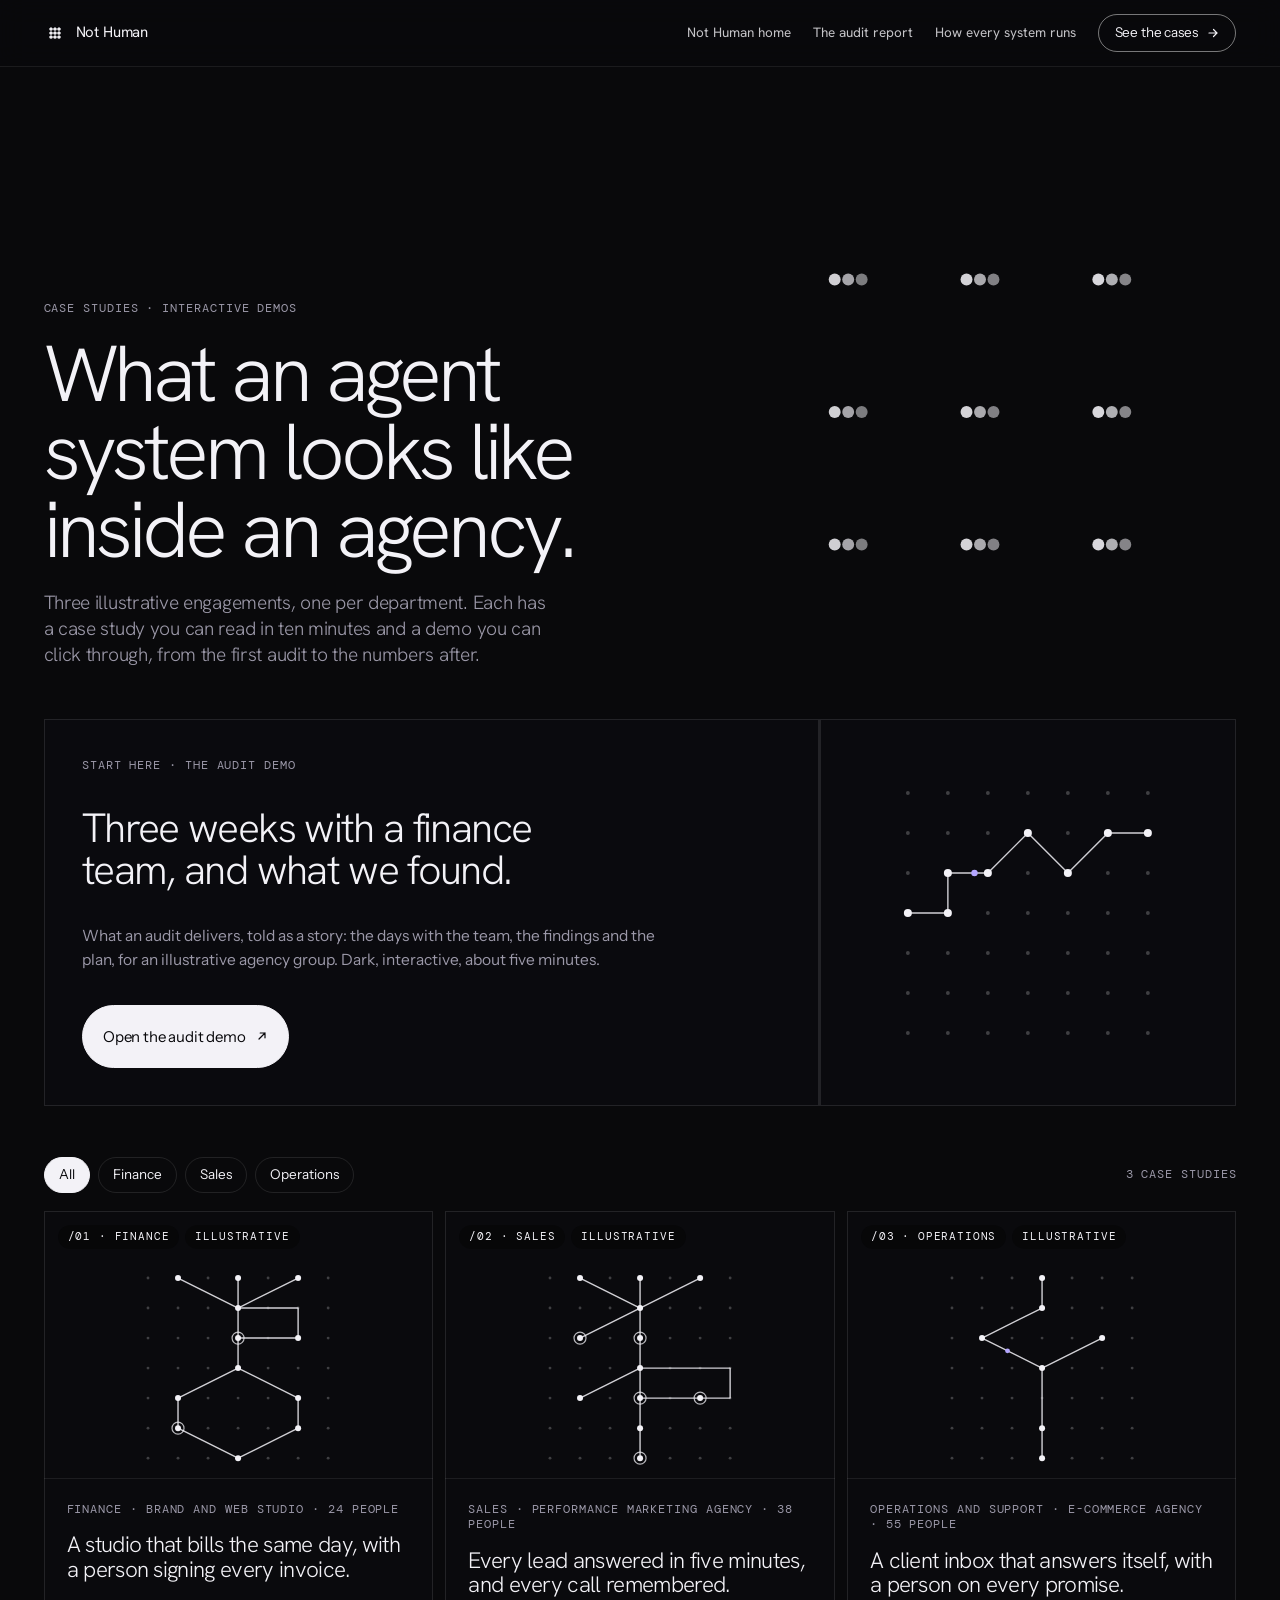
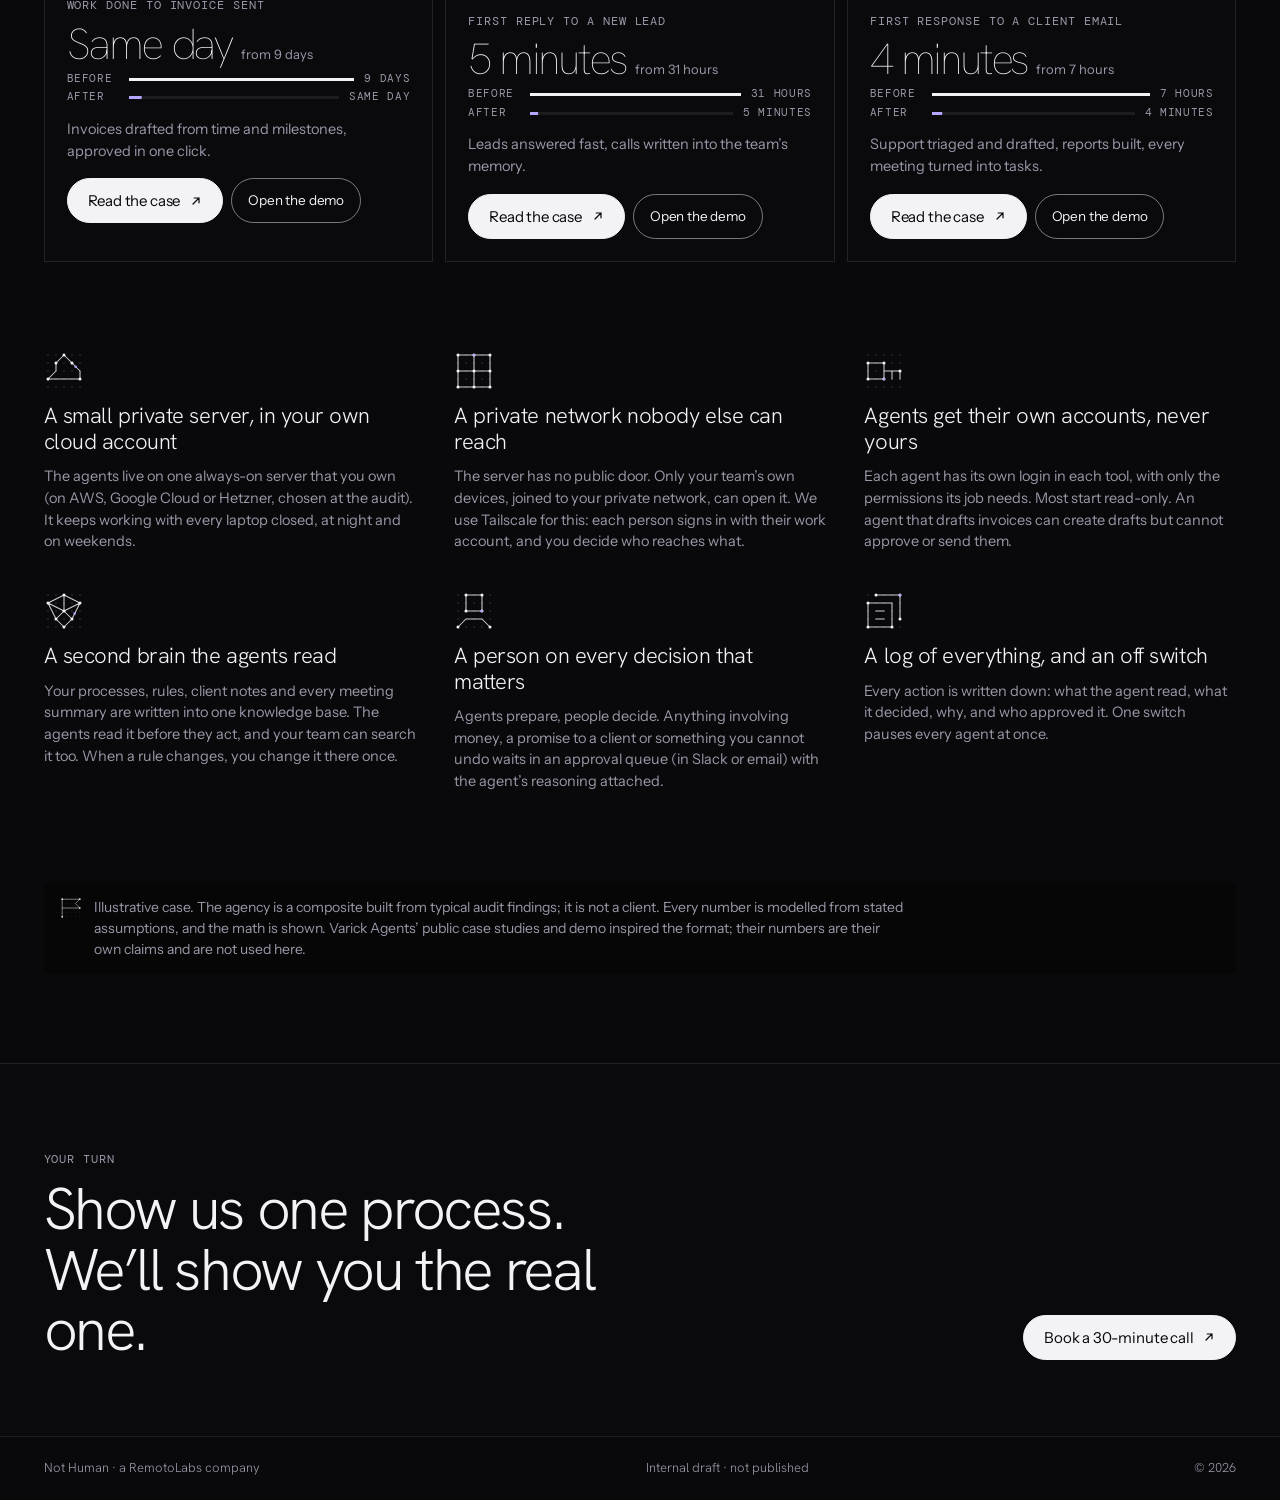
<file: cases/index.html>
<!doctype html>
<html lang="en" data-scheme="night">
<head>
<meta charset="utf-8">
<meta name="viewport" content="width=device-width, initial-scale=1">
<meta name="robots" content="noindex, nofollow">
<title>Case studies · Not Human</title>
<meta name="description" content="Illustrative case studies and interactive demos of Not Human agent systems inside agencies.">
<link rel="stylesheet" href="brand/brand.css?v=a058cc4">
<link rel="stylesheet" href="assets/cases.css?v=a058cc4">
<script defer src="assets/dots.js?v=1e99d5a"></script>
<script defer src="assets/data.js?v=1e99d5a"></script>
<script defer src="assets/cases.js?v=632fdd7"></script>
<script>window.NH_MARK_CENTRE = true;</script>
<script defer src="brand/mark.js?v=a058cc4"></script>
<script defer src="brand/brand.js?v=a058cc4"></script>
</head>
<body data-view="index">
<noscript><p style="padding:40px">This page is drawn from assets/data.js?v=1e99d5a and needs JavaScript. The same content is in assets/data.js?v=1e99d5a as plain text.</p></noscript>
</body>
</html>
</file>
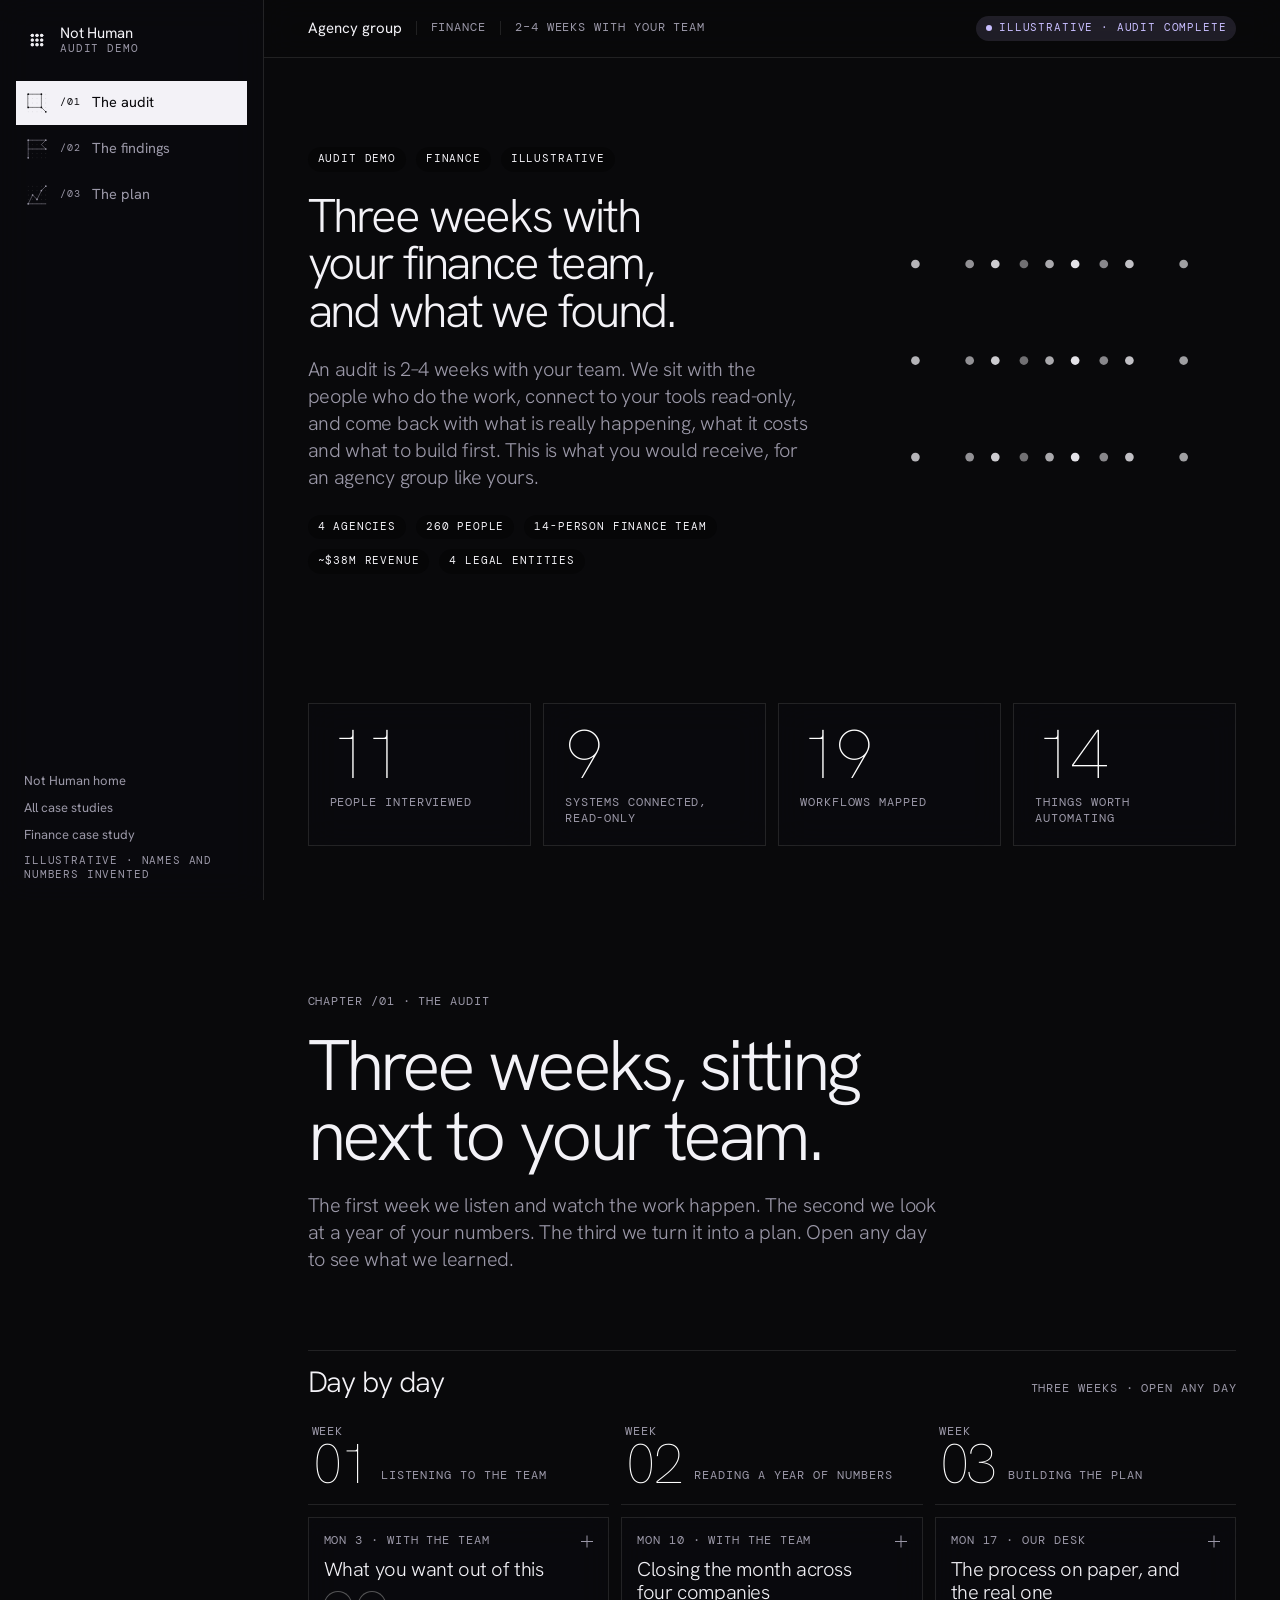
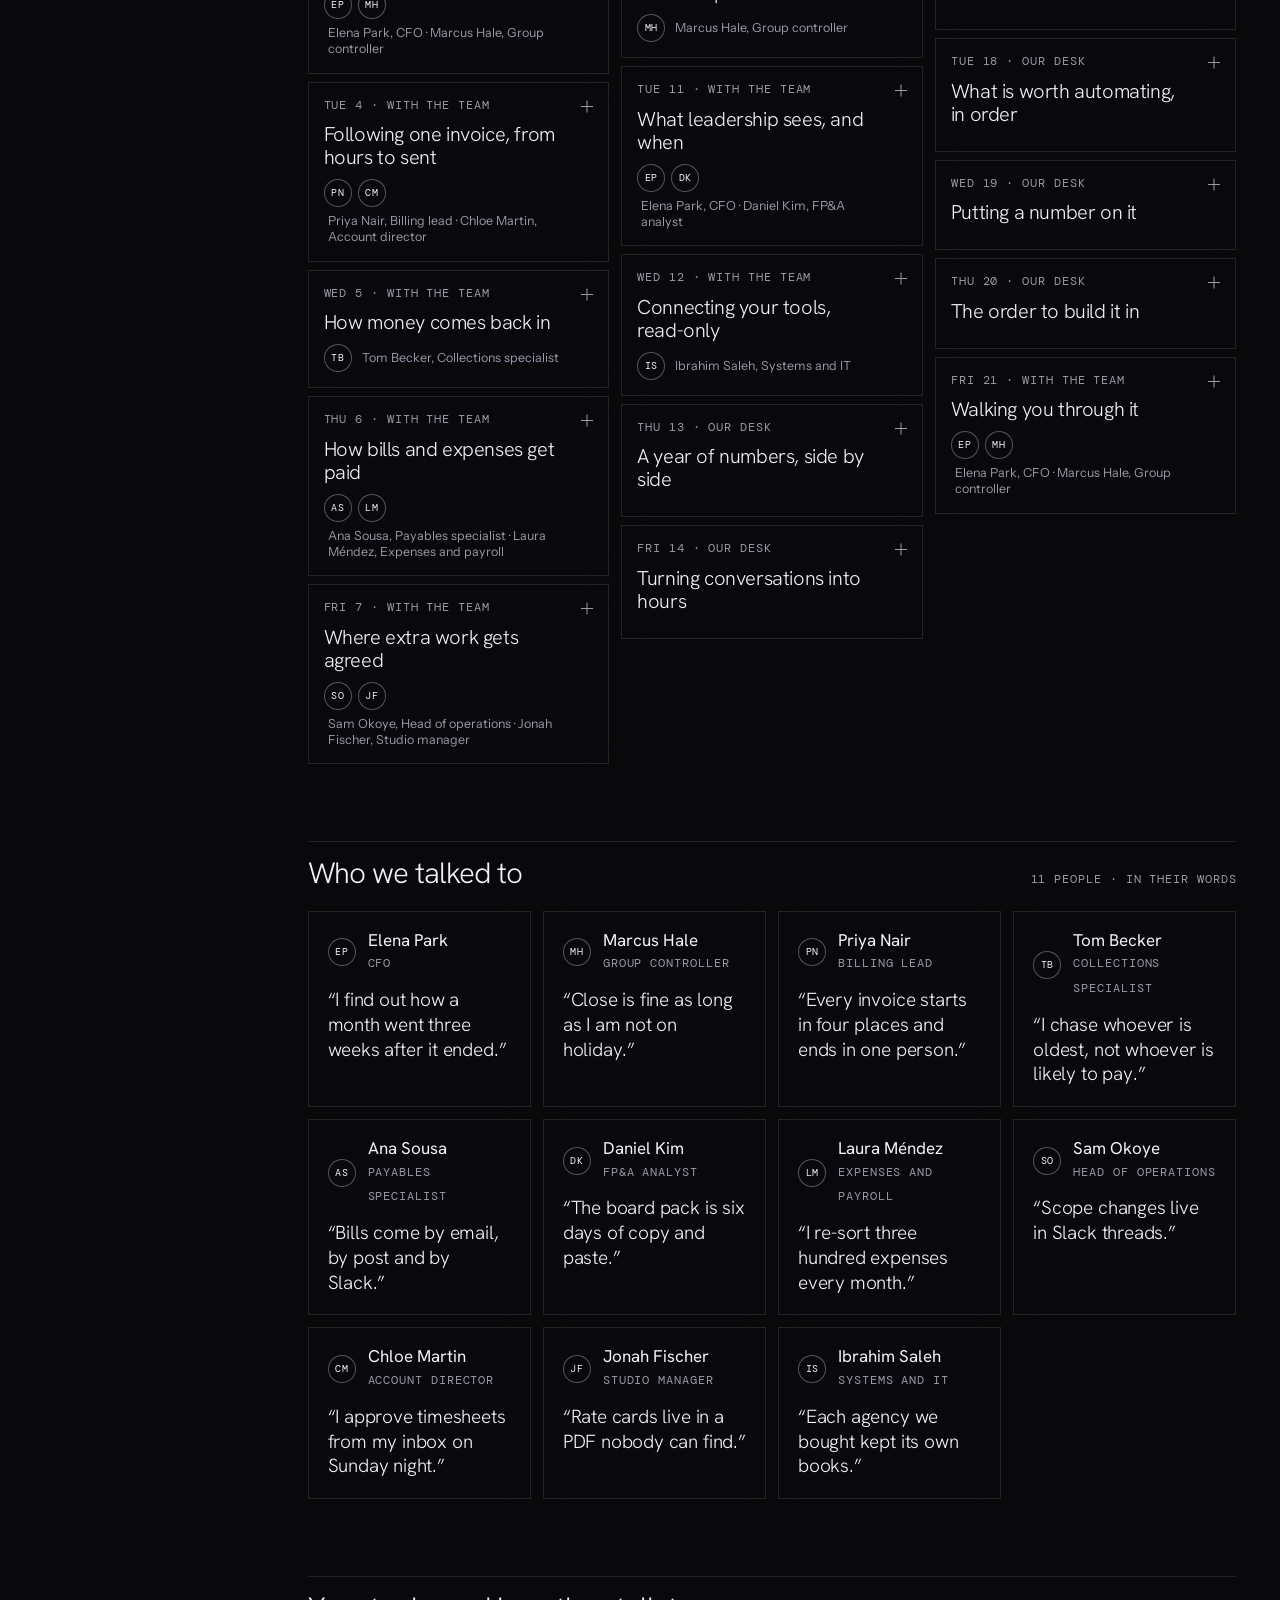
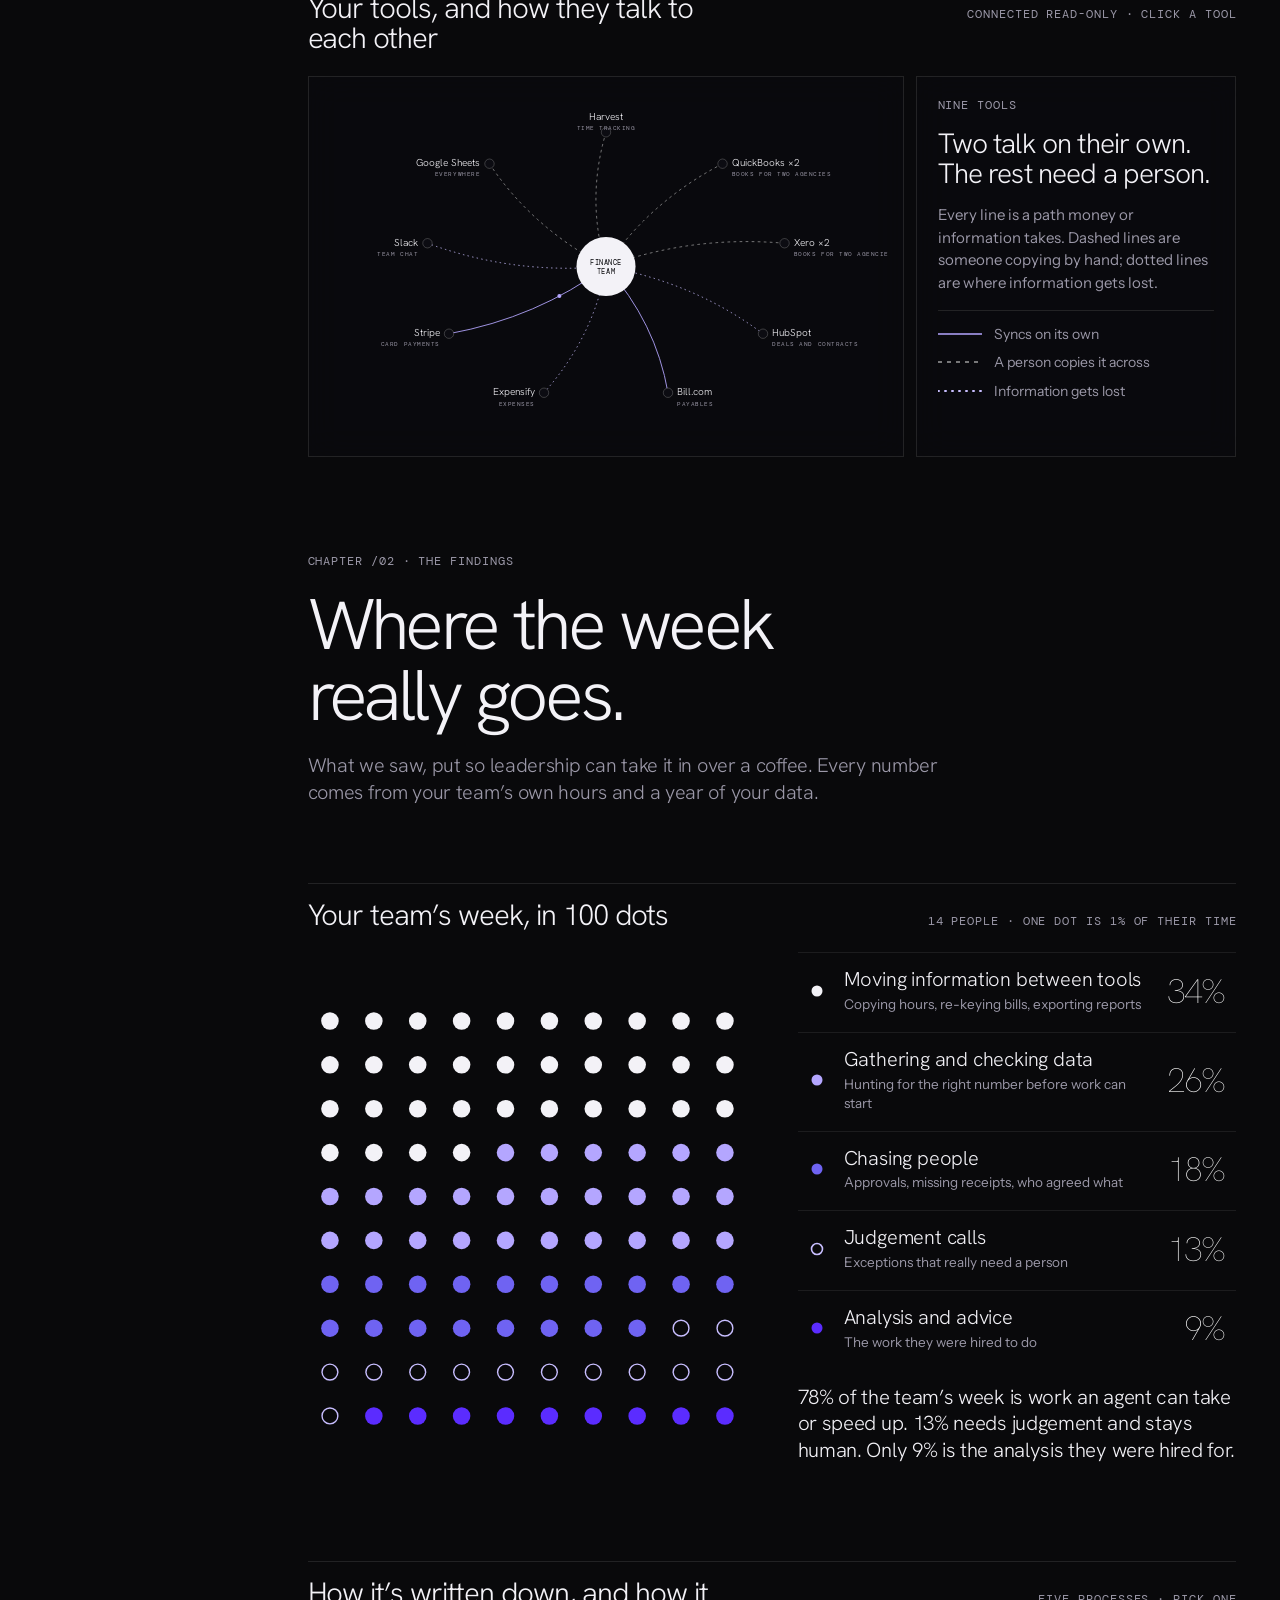
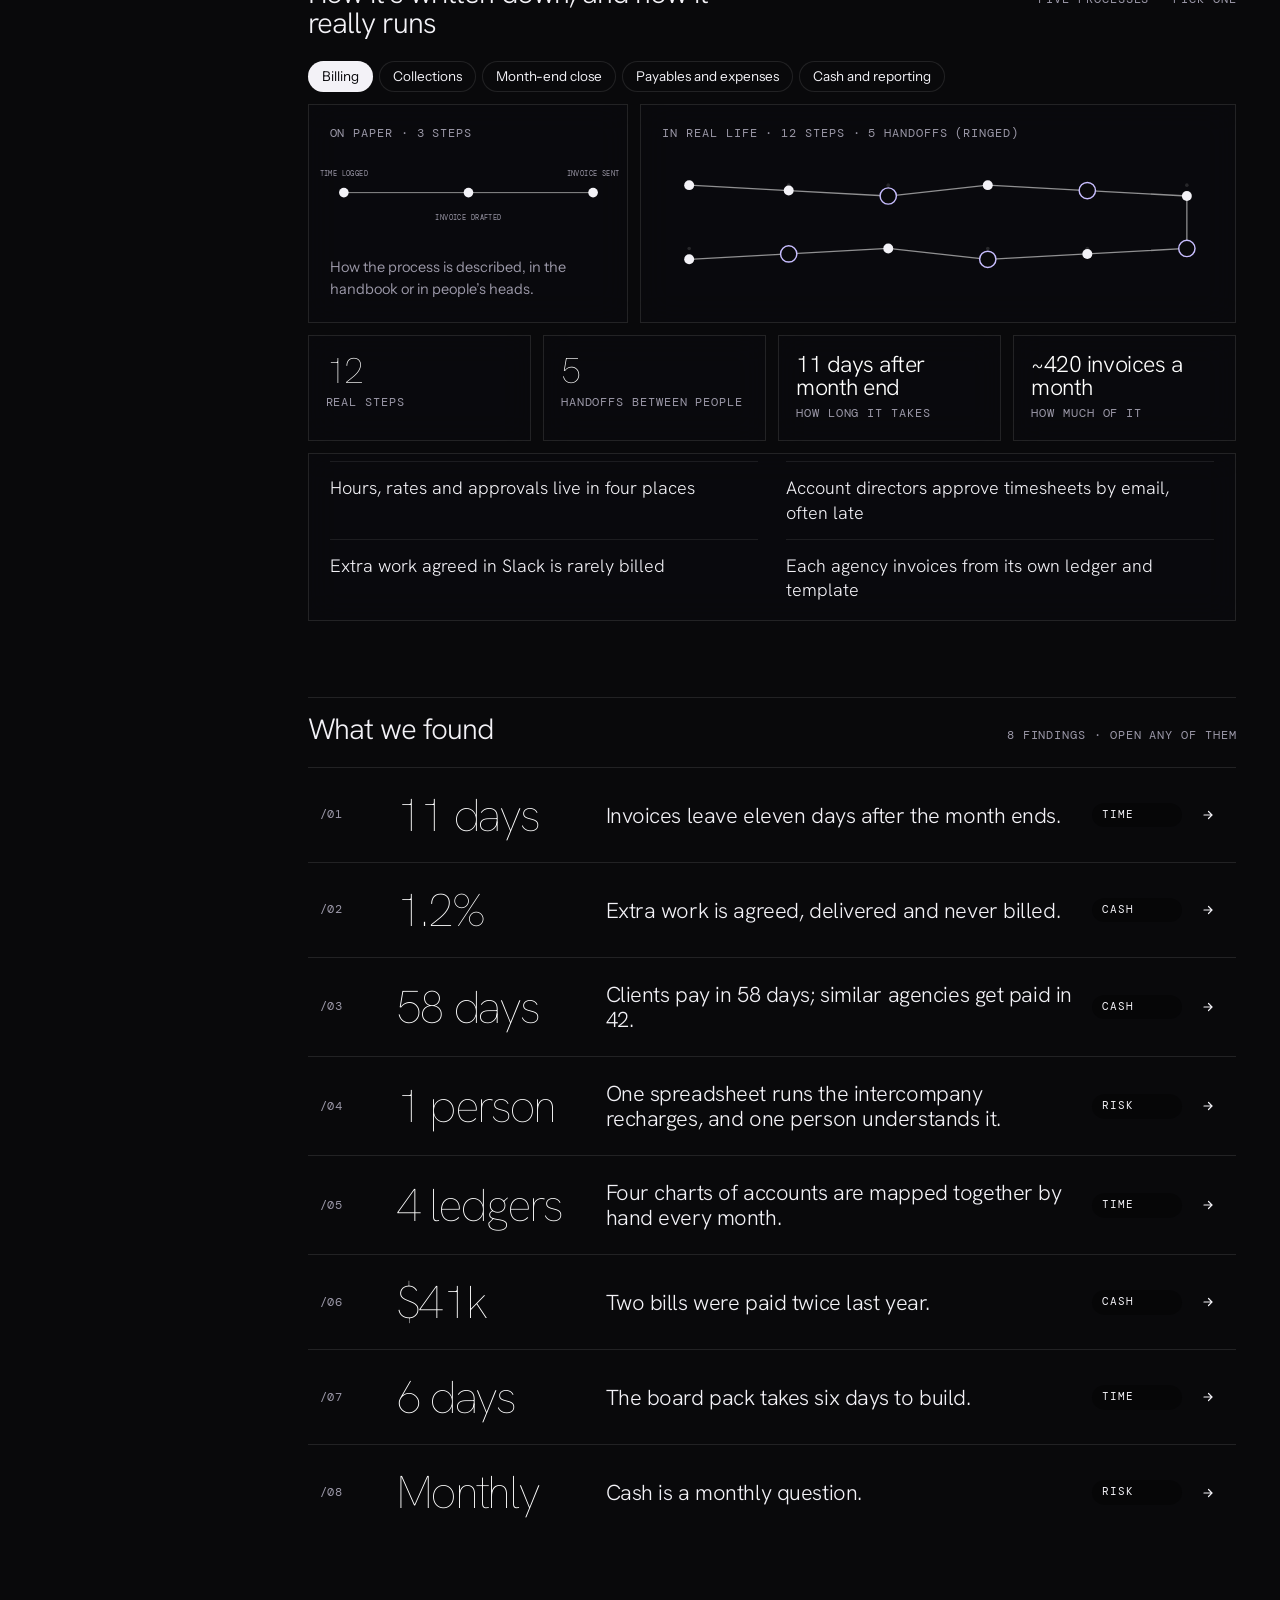
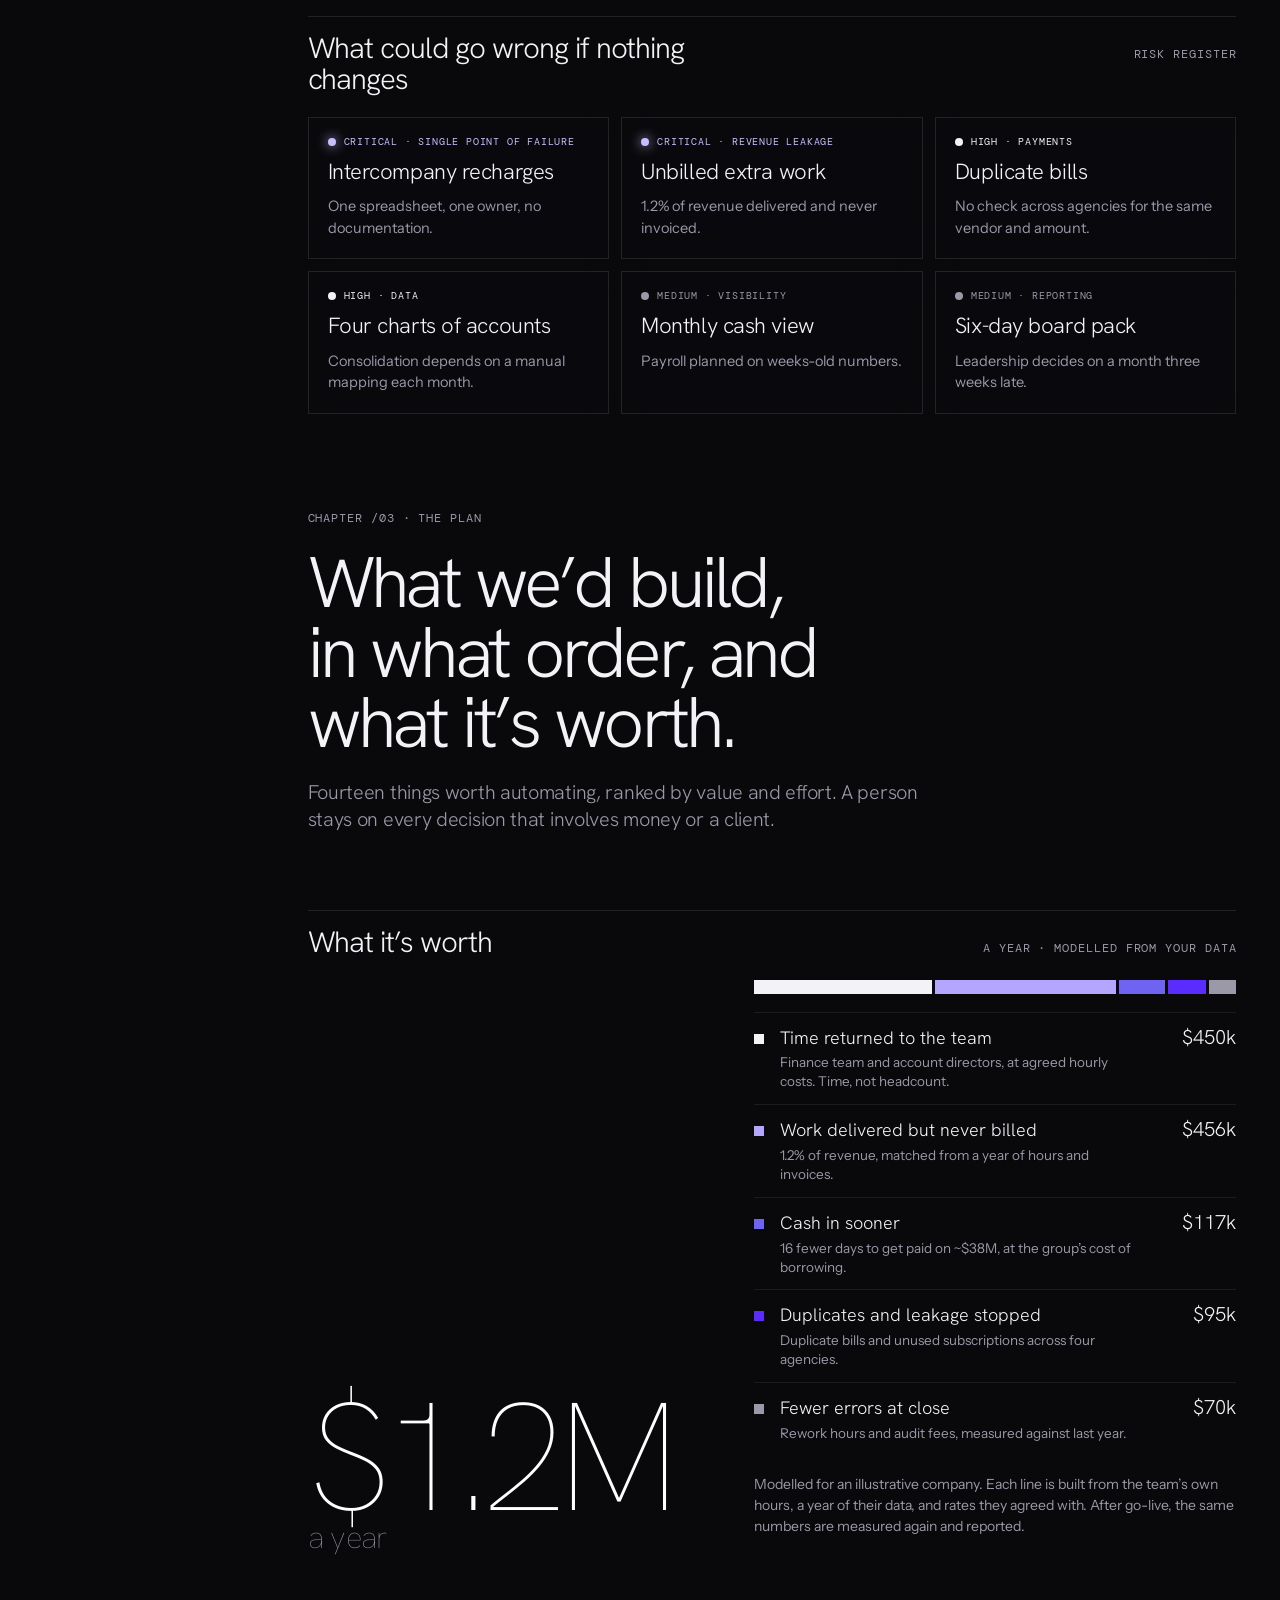
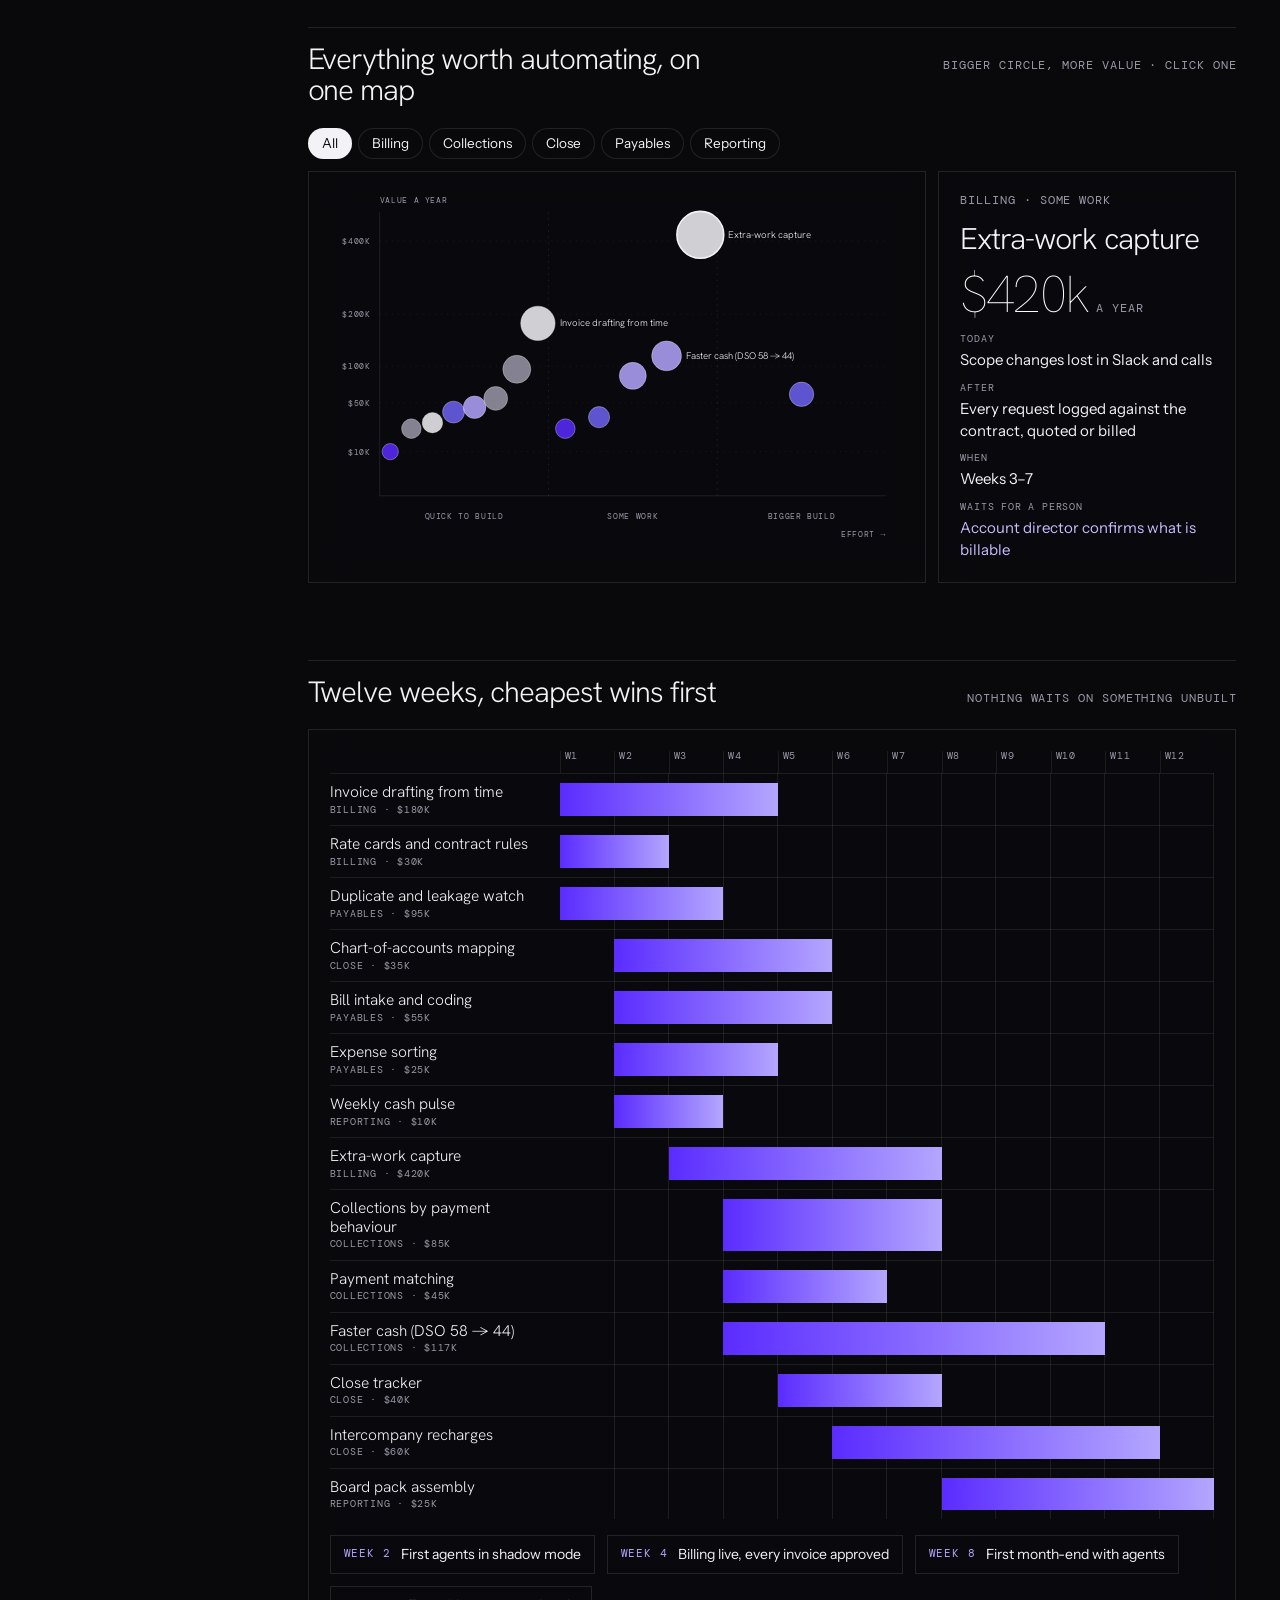
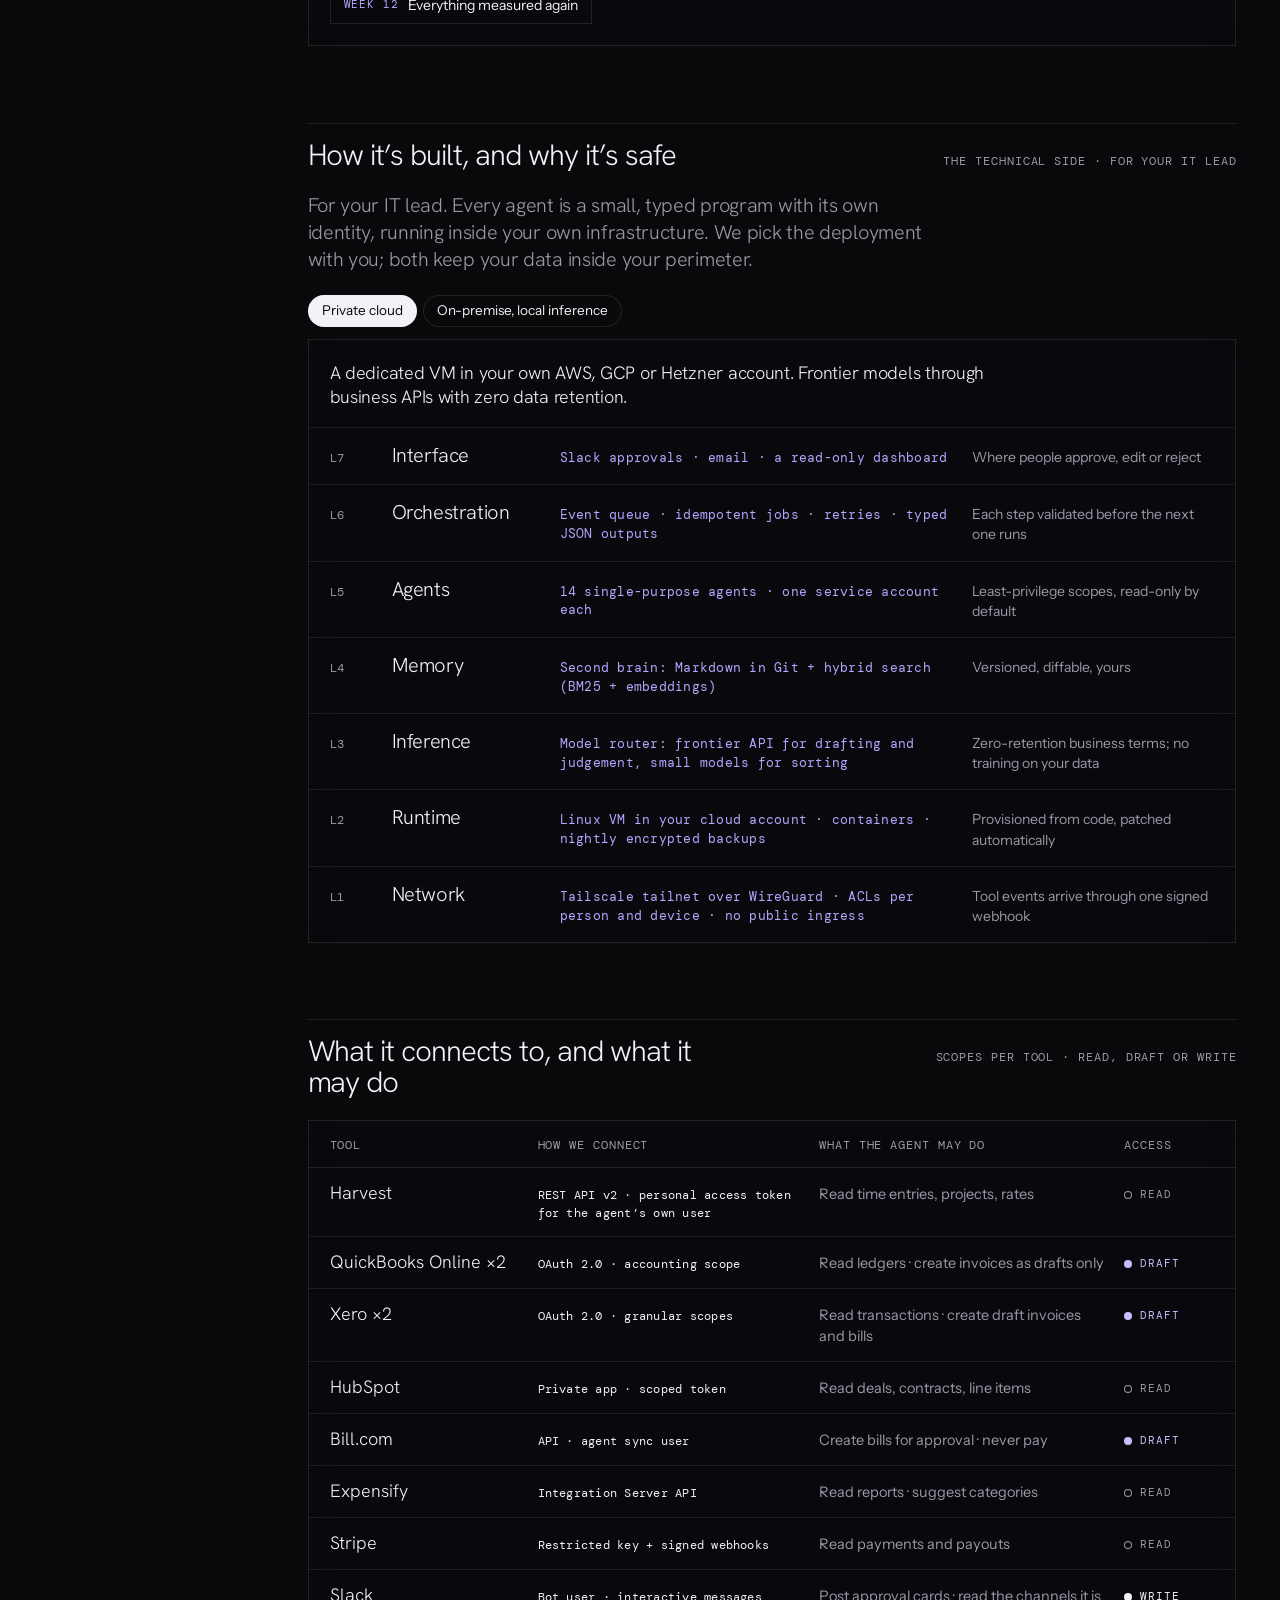
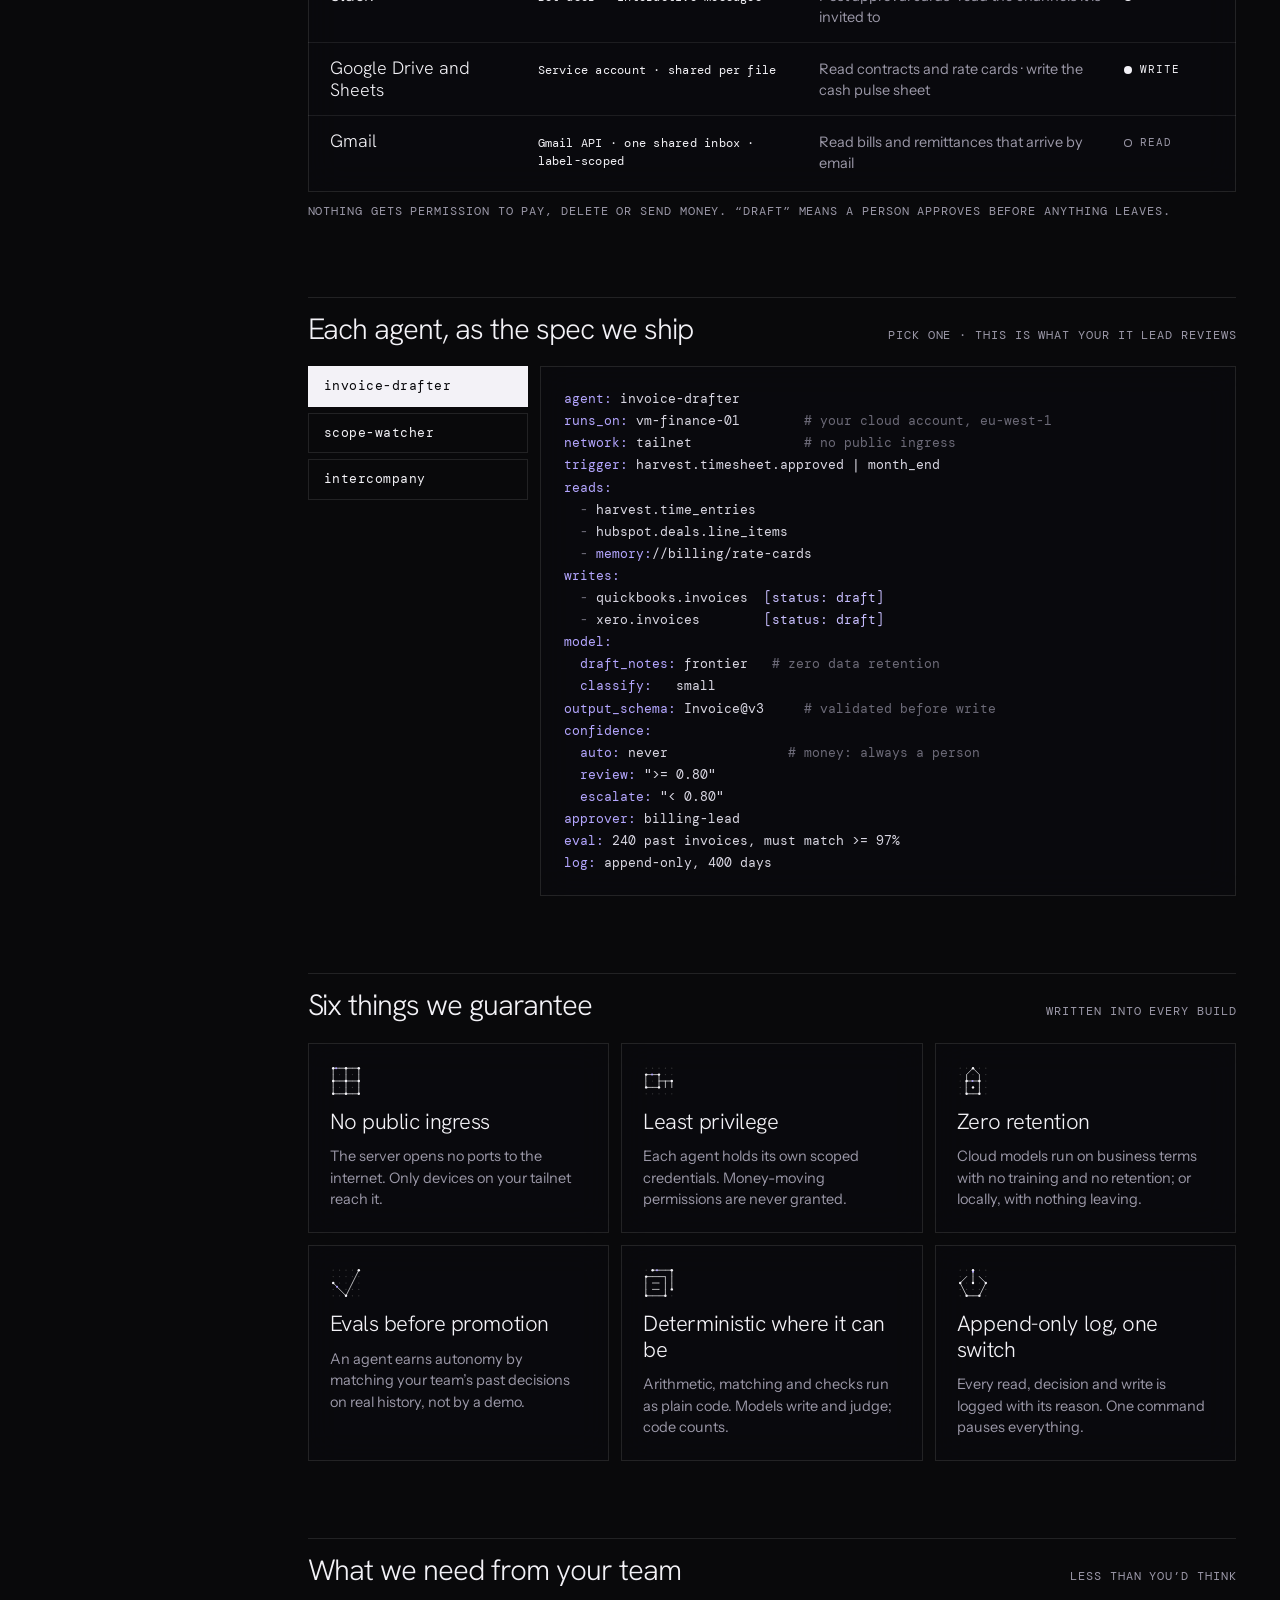
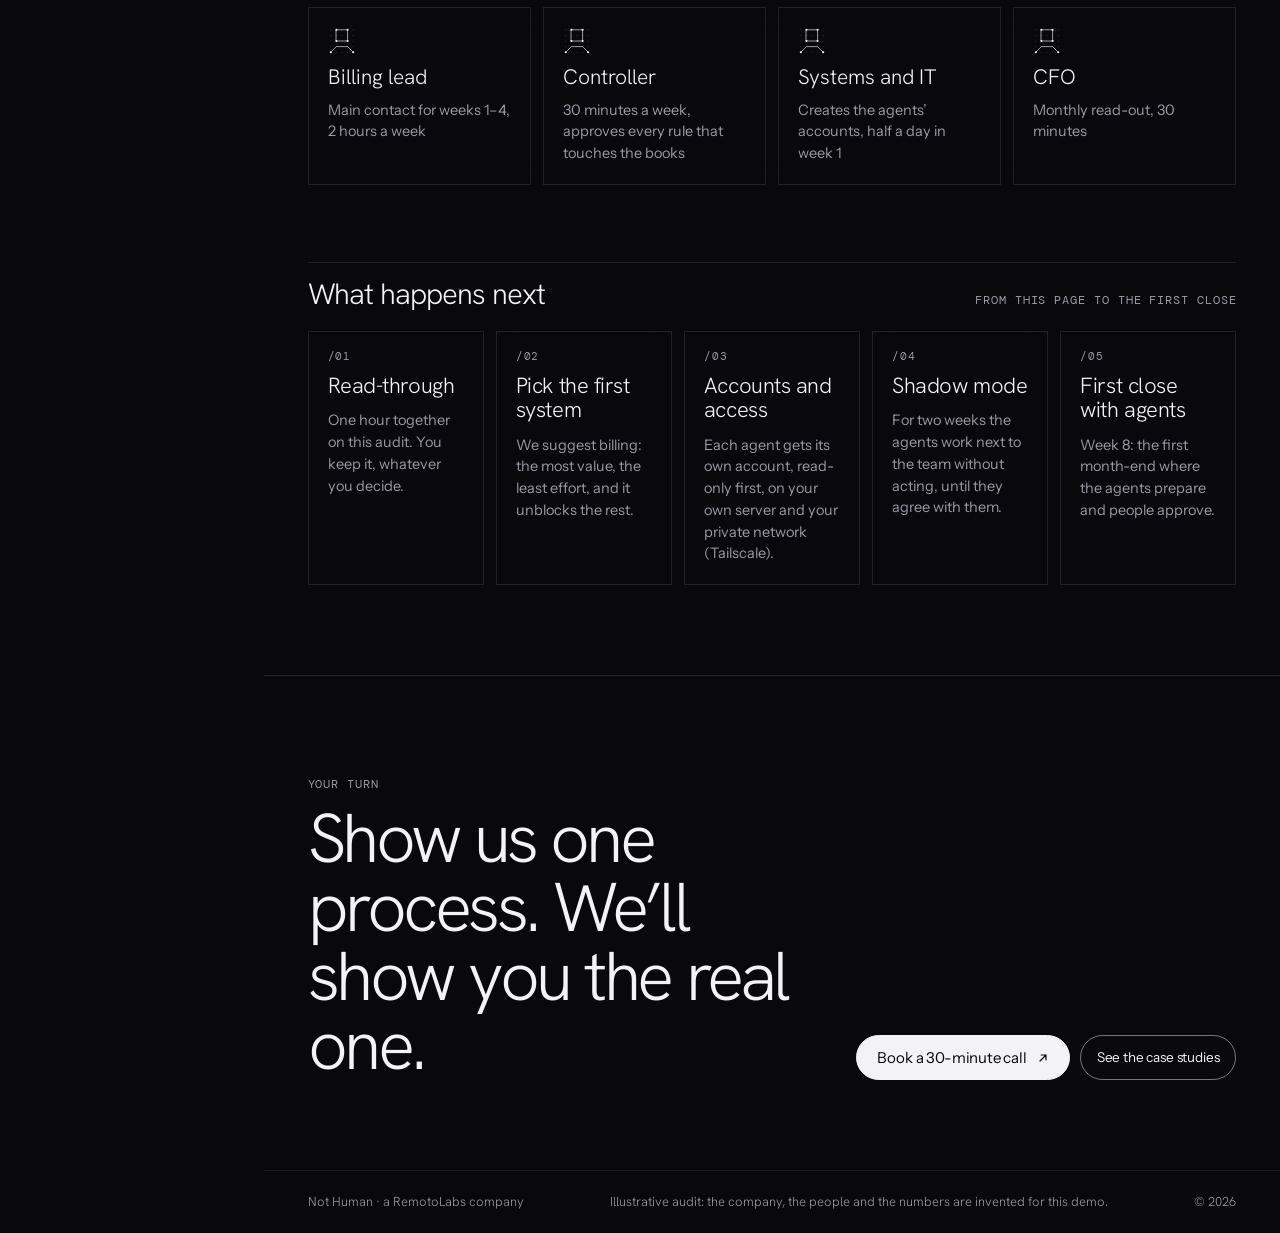
<file: cases/audit-demo.html>
<!doctype html>
<html lang="en" data-scheme="night">
<head>
<meta charset="utf-8">
<meta name="viewport" content="width=device-width, initial-scale=1">
<meta name="robots" content="noindex, nofollow">
<title>Audit demo · Not Human</title>
<meta name="description" content="What a Not Human audit delivers, told as a story: three weeks with an illustrative finance team, what we found, and the plan.">
<link rel="stylesheet" href="brand/brand.css?v=a058cc4">
<link rel="stylesheet" href="assets/cases.css?v=a058cc4">
<link rel="stylesheet" href="assets/audit.css?v=a058cc4">
<script defer src="assets/dots.js?v=1e99d5a"></script>
<script defer src="assets/audit-data.js?v=a058cc4"></script>
<script defer src="assets/audit.js?v=a058cc4"></script>
<script>window.NH_MARK_CENTRE = true;</script>
<script defer src="brand/mark.js?v=a058cc4"></script>
<script defer src="brand/brand.js?v=a058cc4"></script>
</head>
<body>
<noscript><p style="padding:40px">This page is drawn from assets/audit-data.js and needs JavaScript.</p></noscript>
</body>
</html>
</file>
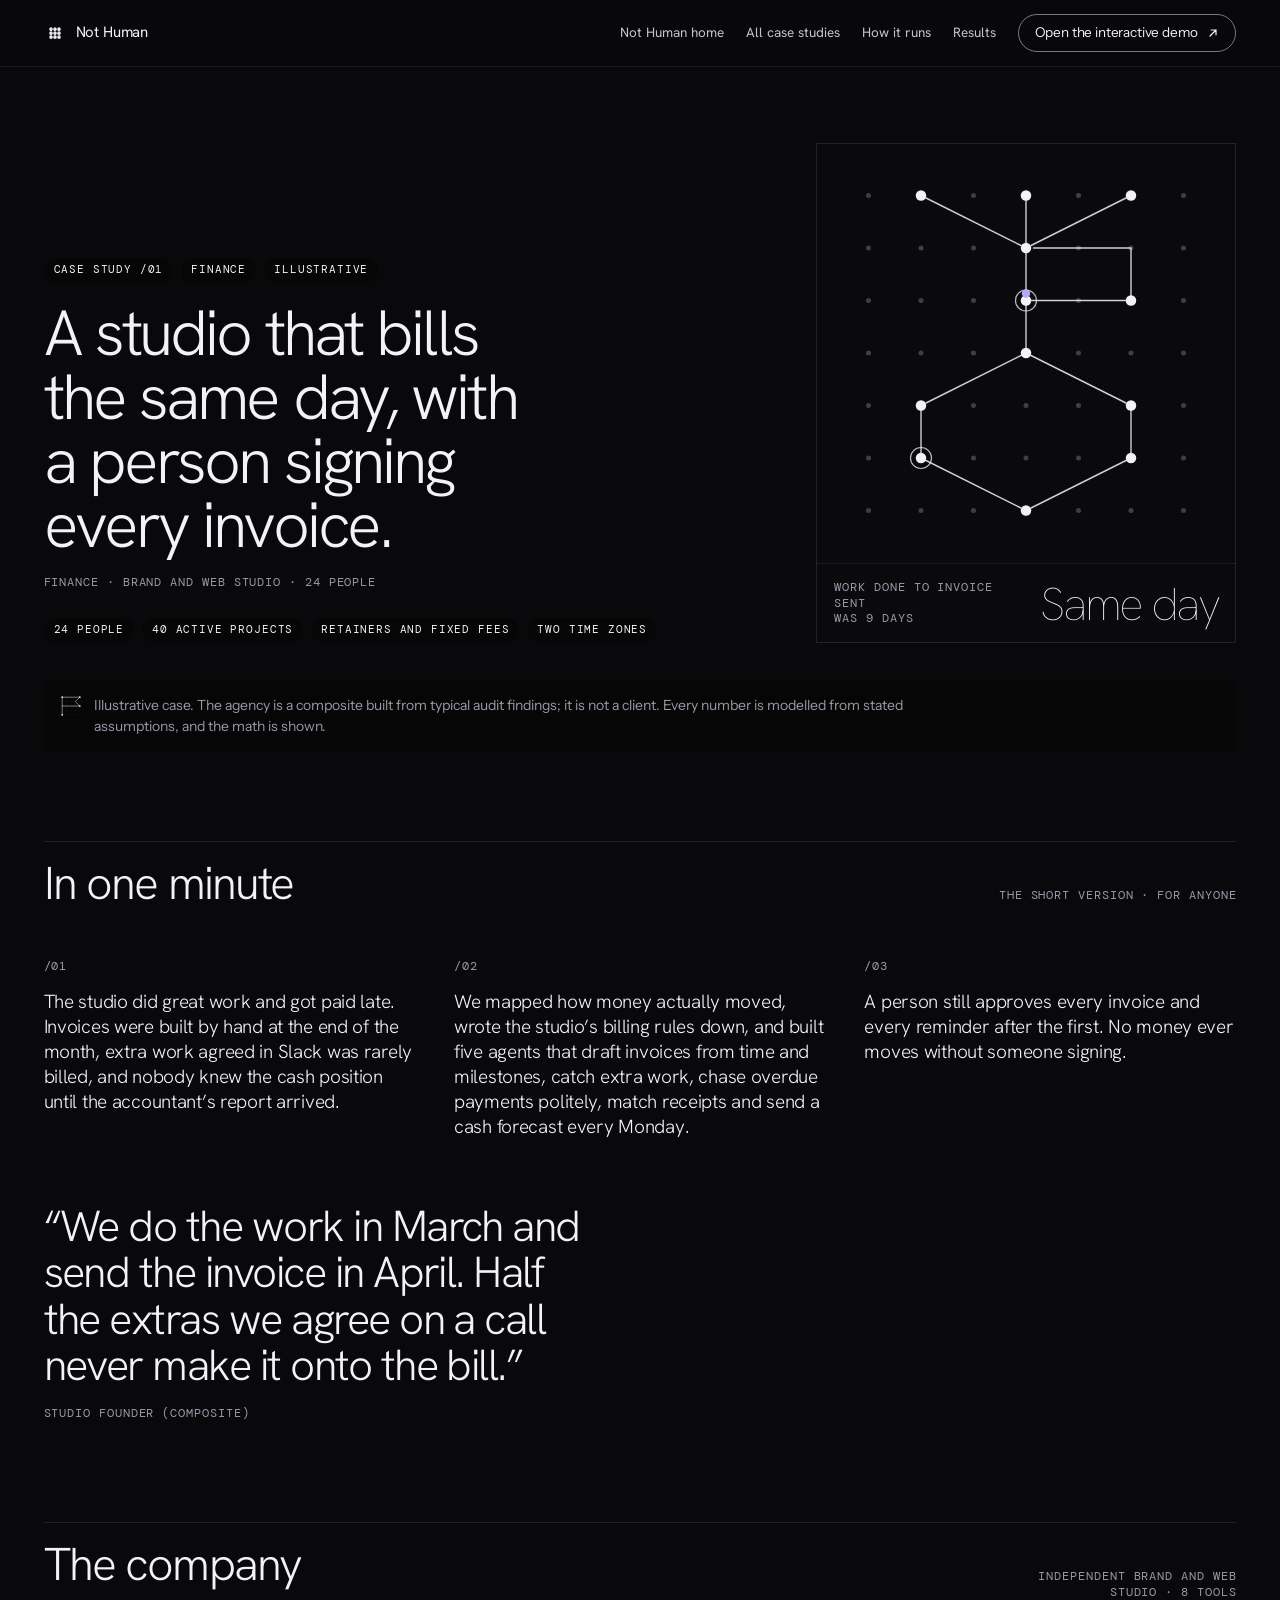
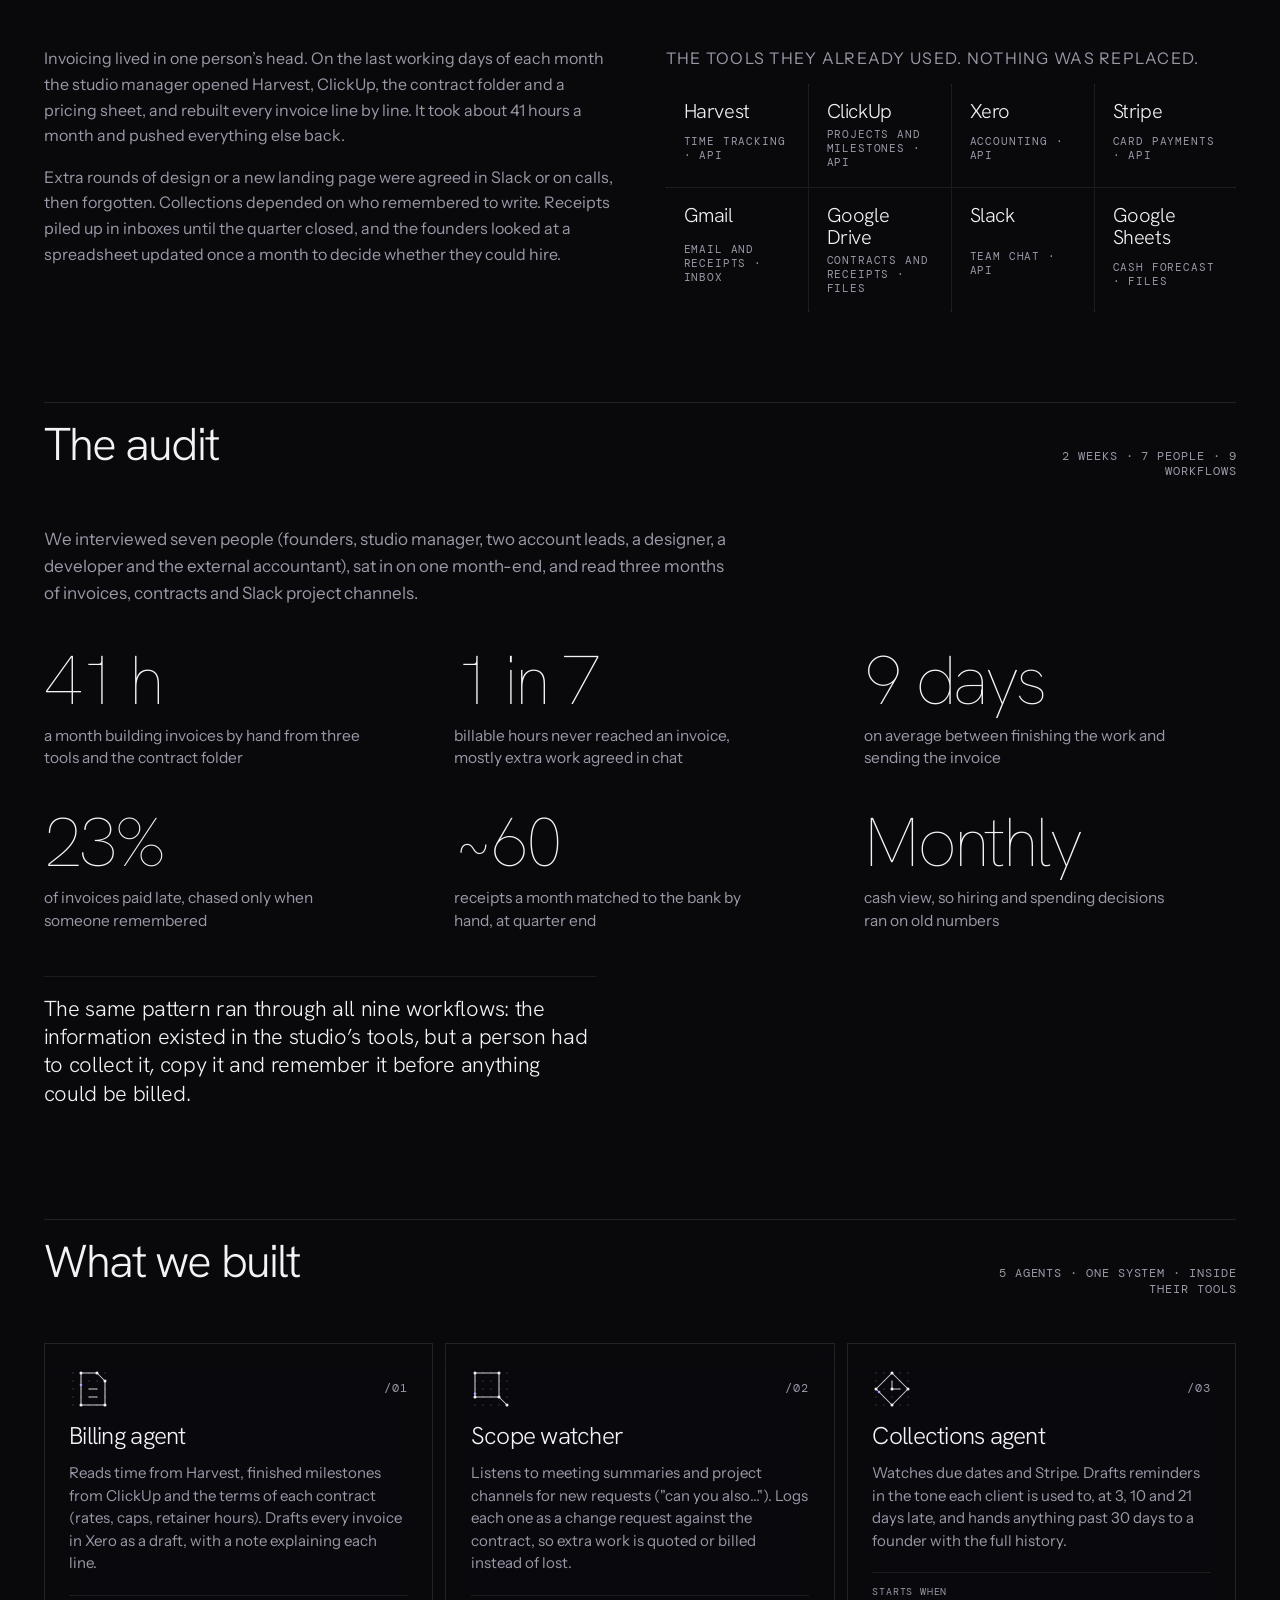
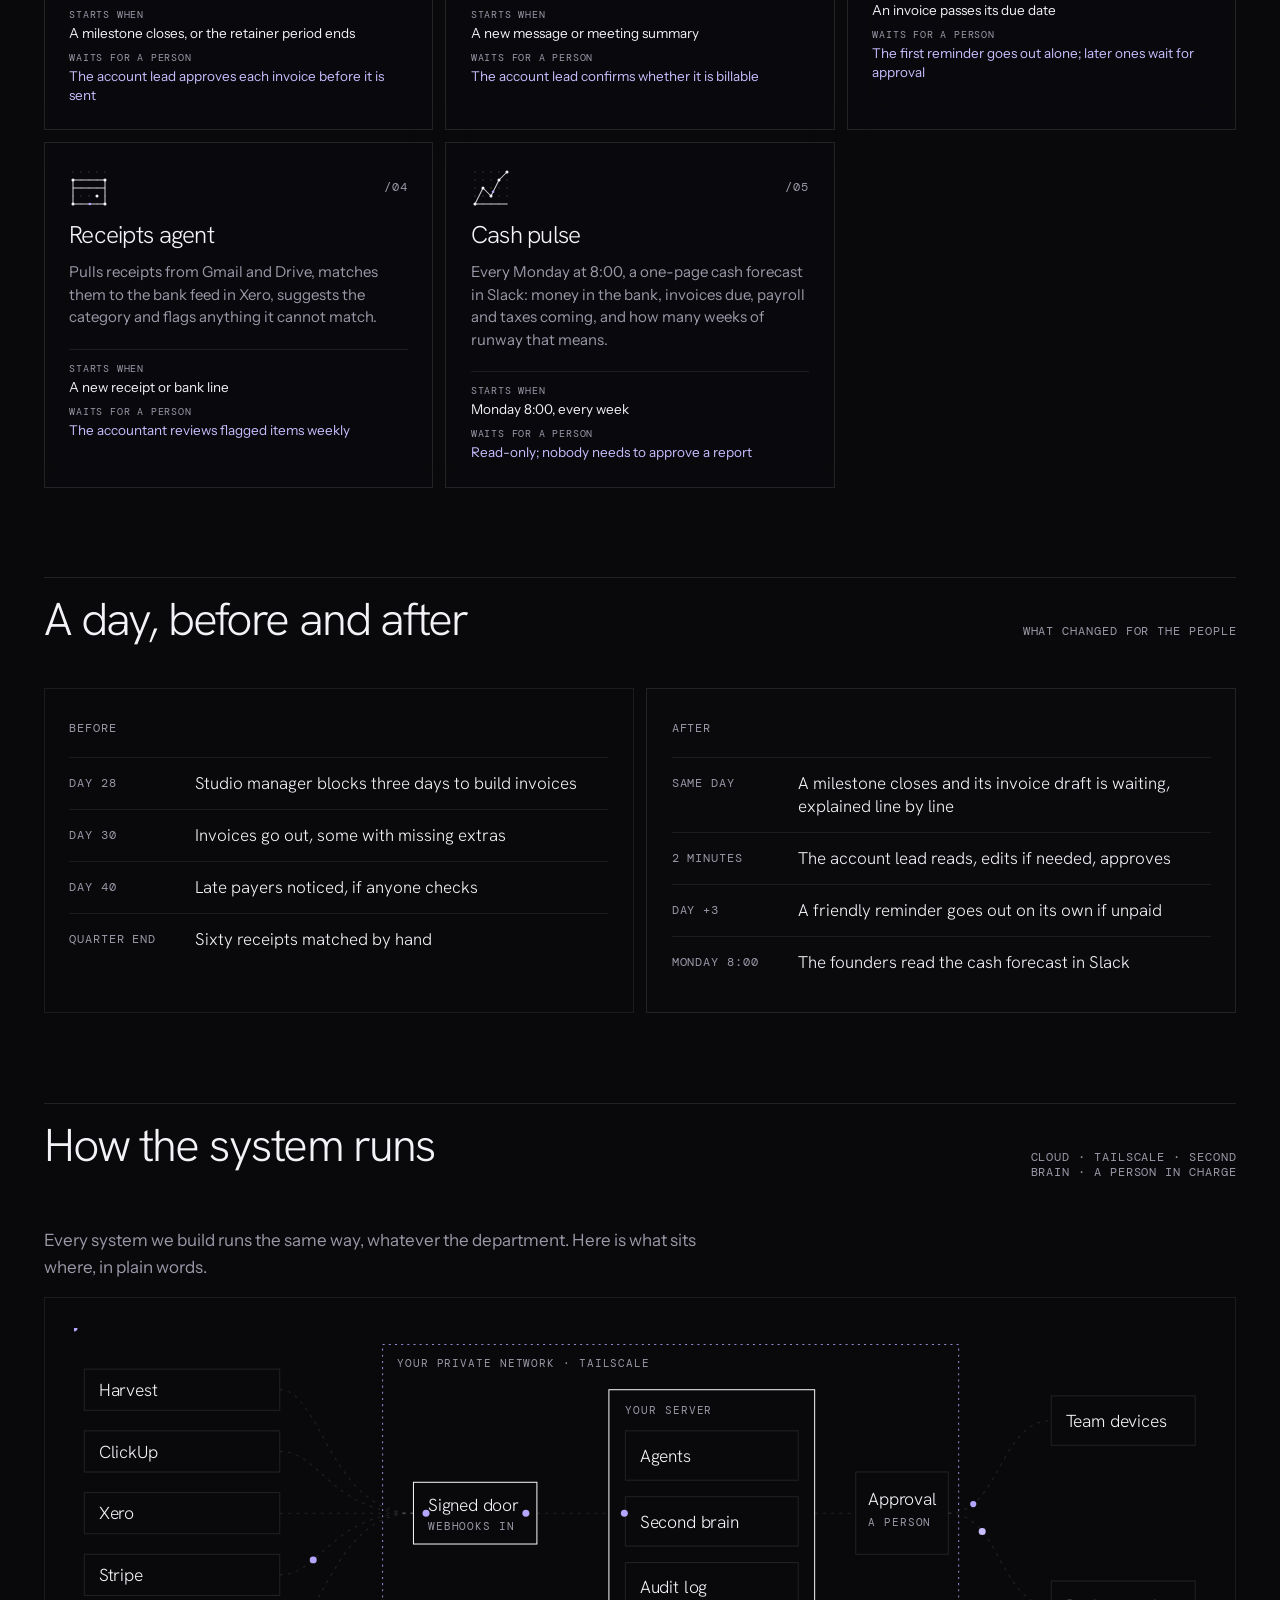
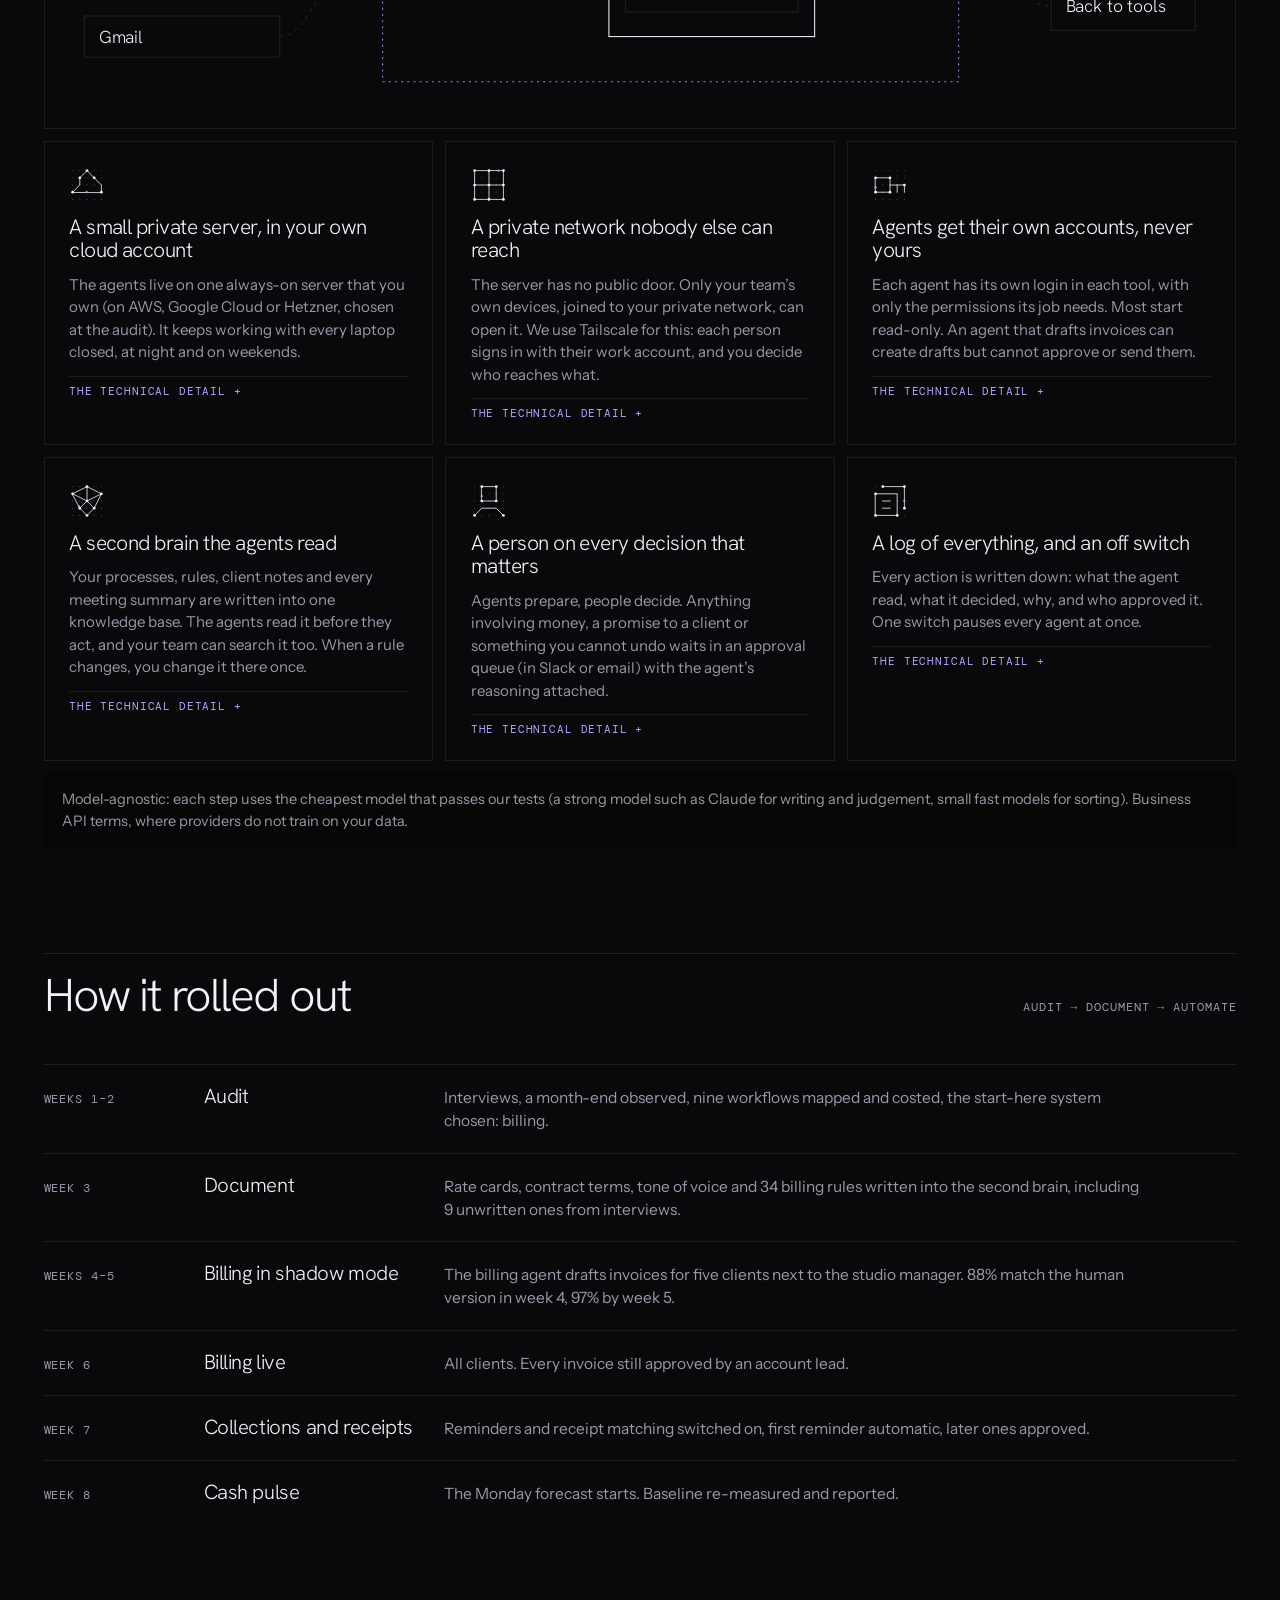
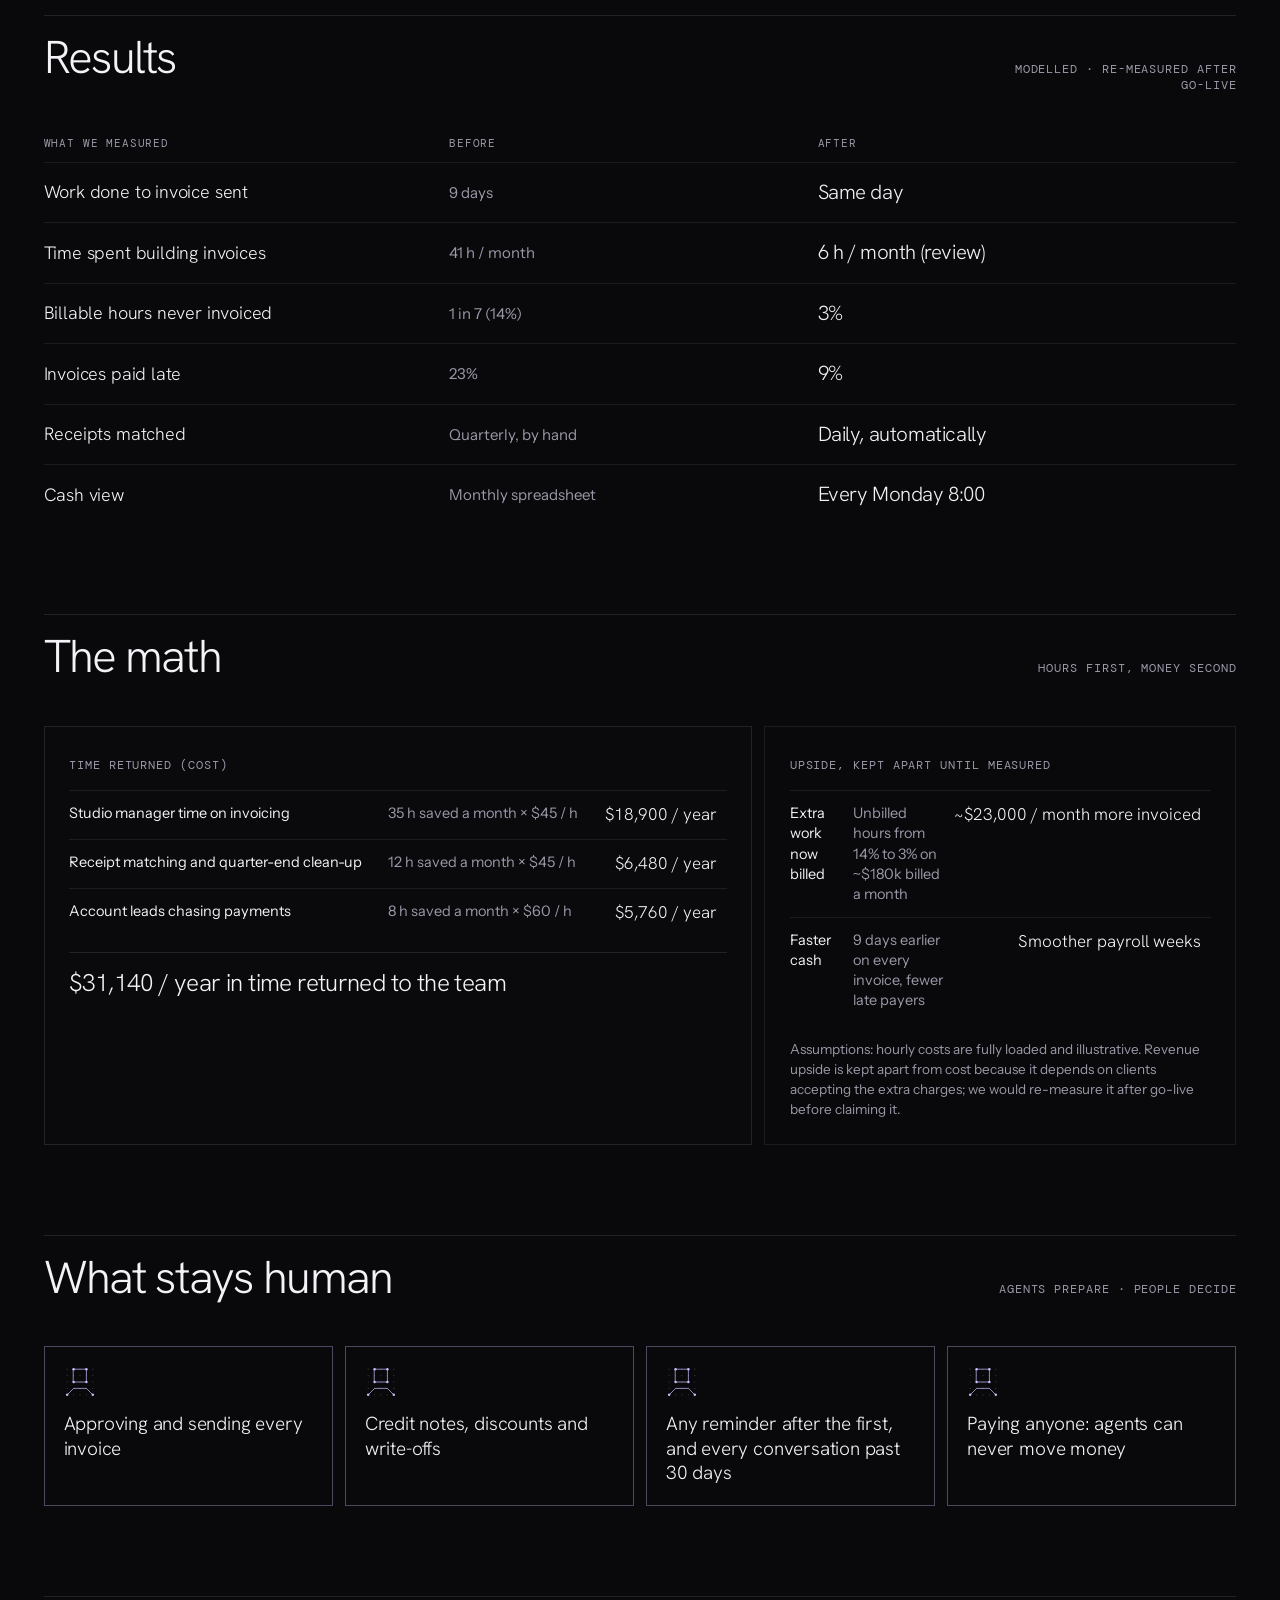
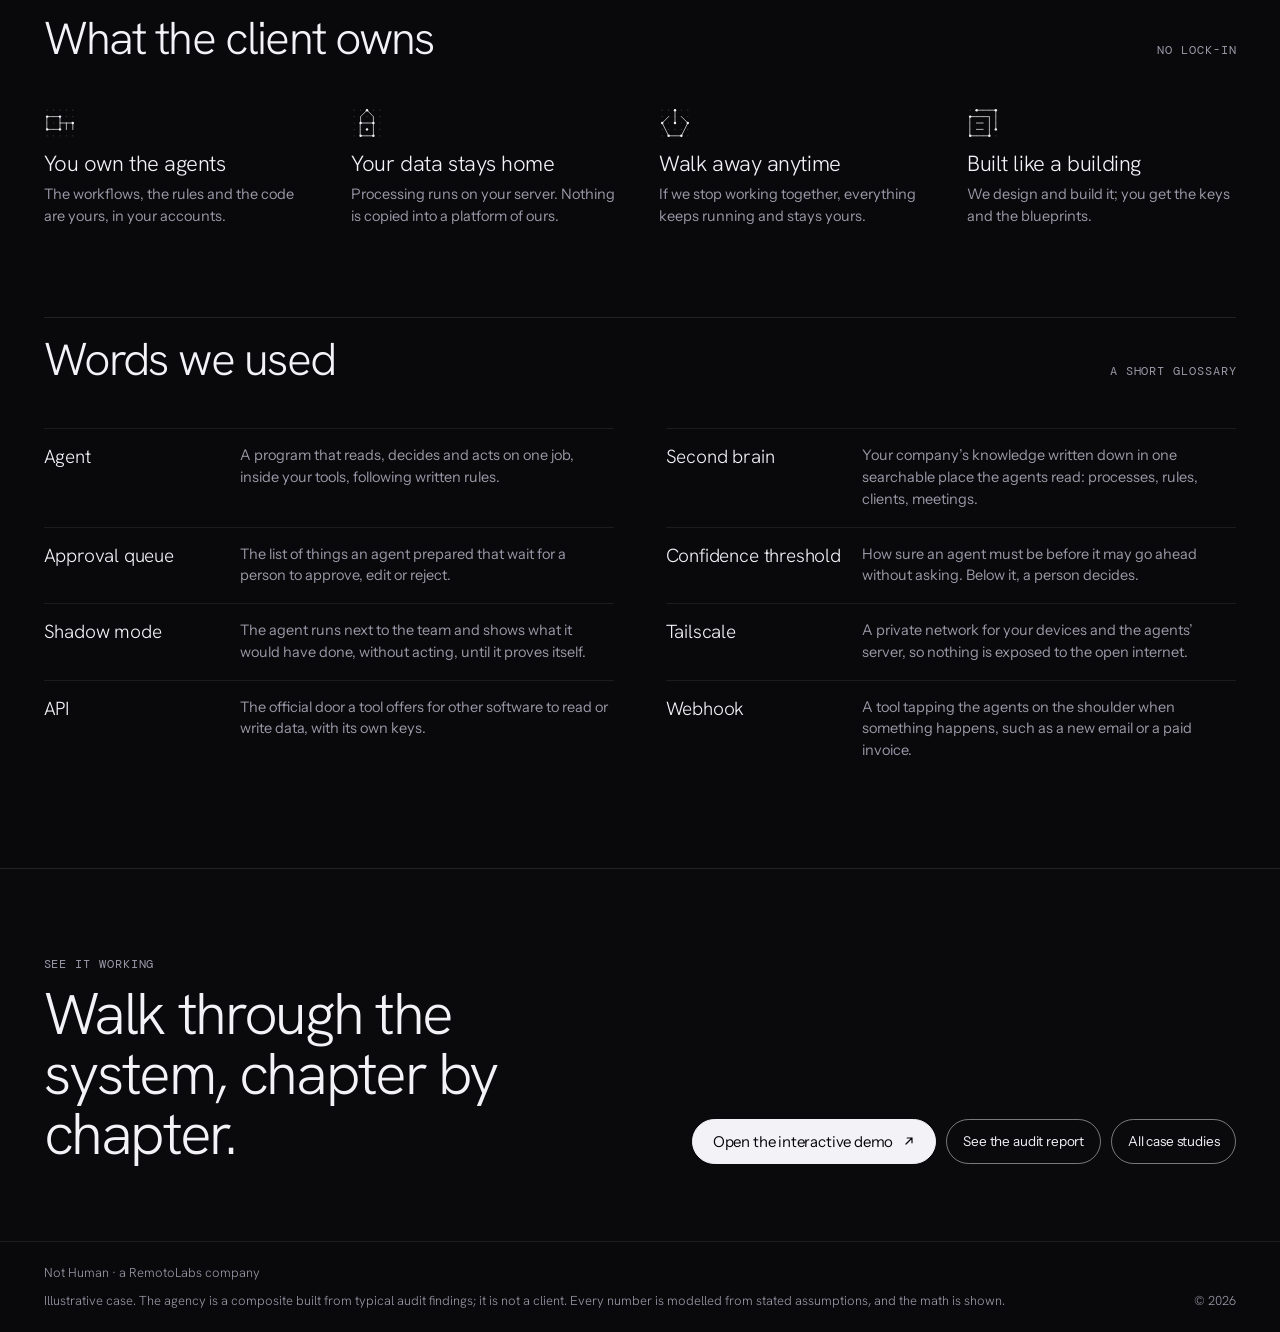
<file: cases/case-finance.html>
<!doctype html>
<html lang="en" data-scheme="night">
<head>
<meta charset="utf-8">
<meta name="viewport" content="width=device-width, initial-scale=1">
<meta name="robots" content="noindex, nofollow">
<title>Finance case study · Not Human</title>
<meta name="description" content="Illustrative finance case study: an agent system inside an agency, with the math shown.">
<link rel="stylesheet" href="brand/brand.css?v=a058cc4">
<link rel="stylesheet" href="assets/cases.css?v=a058cc4">
<script defer src="assets/dots.js?v=1e99d5a"></script>
<script defer src="assets/data.js?v=1e99d5a"></script>
<script defer src="assets/cases.js?v=632fdd7"></script>
<script>window.NH_MARK_CENTRE = true;</script>
<script defer src="brand/mark.js?v=a058cc4"></script>
<script defer src="brand/brand.js?v=a058cc4"></script>
</head>
<body data-view="case" data-case="finance">
<noscript><p style="padding:40px">This page is drawn from assets/data.js?v=1e99d5a and needs JavaScript. The same content is in assets/data.js?v=1e99d5a as plain text.</p></noscript>
</body>
</html>
</file>
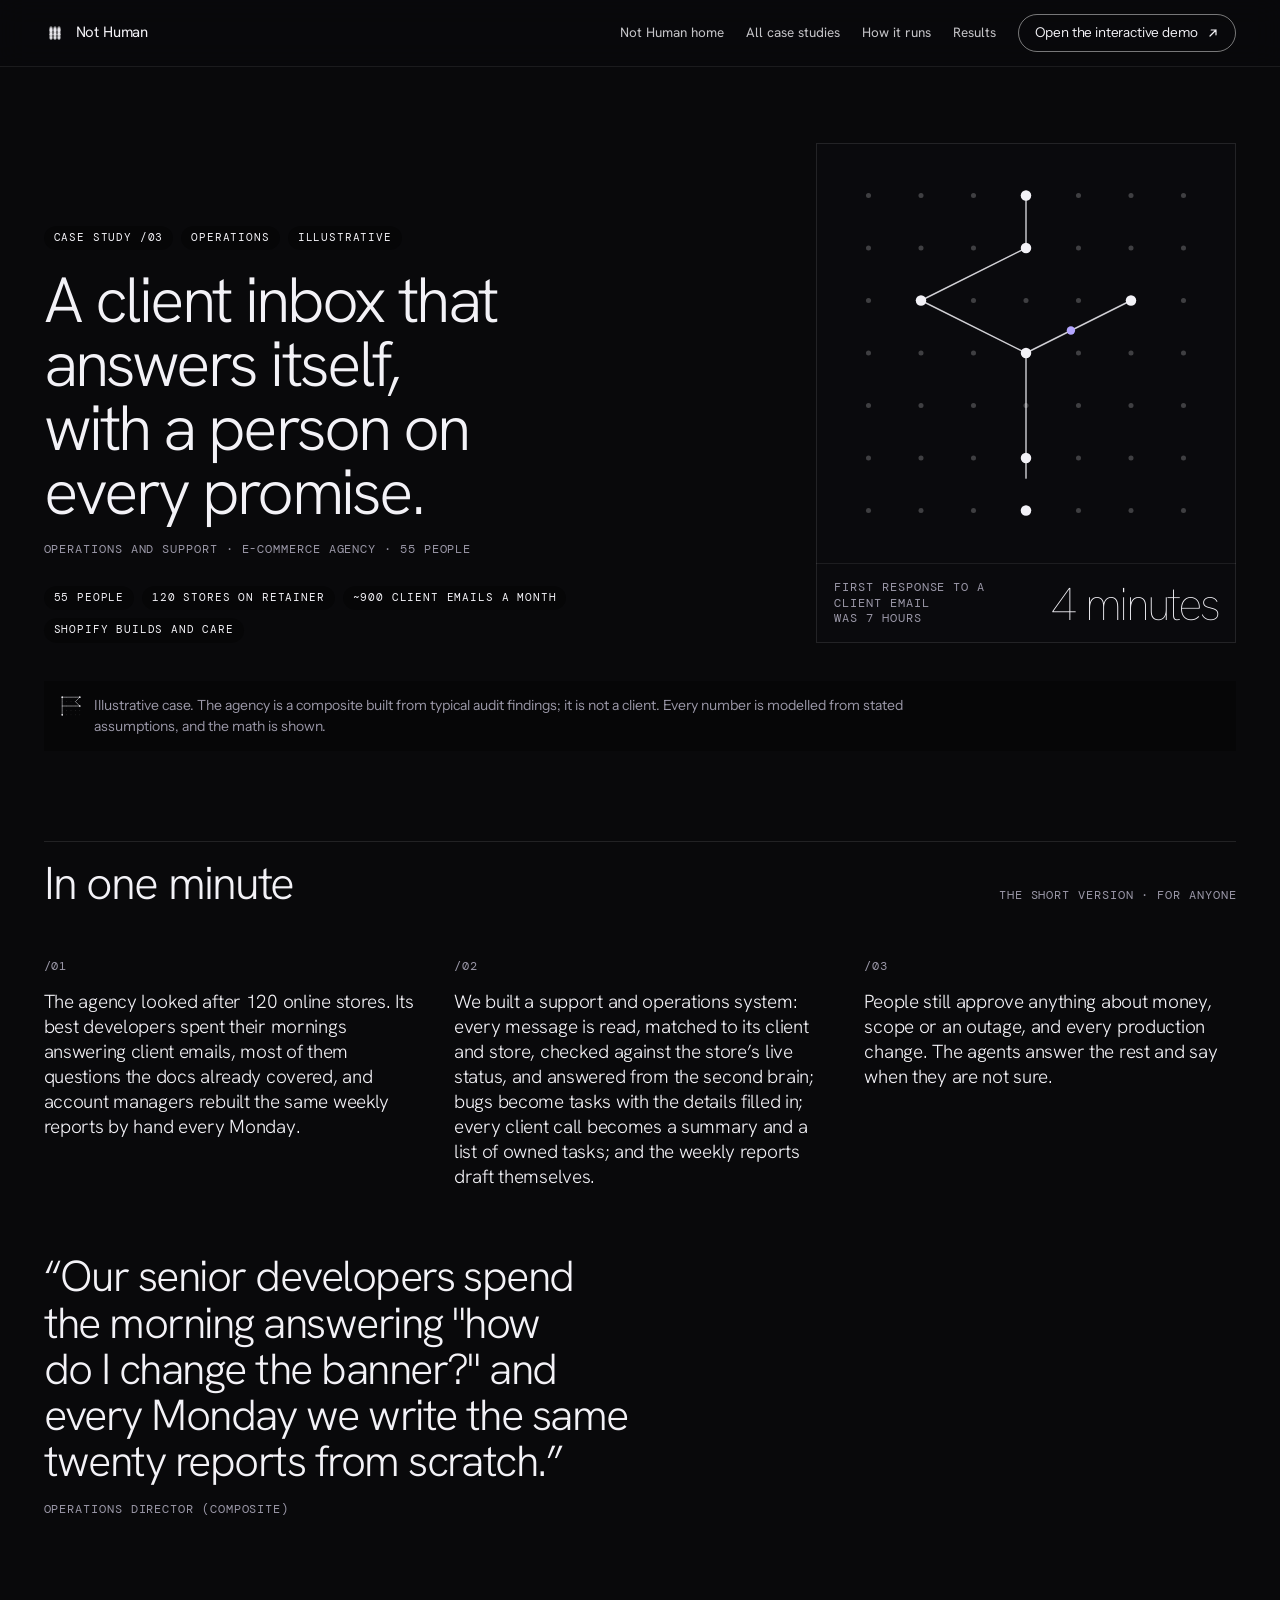
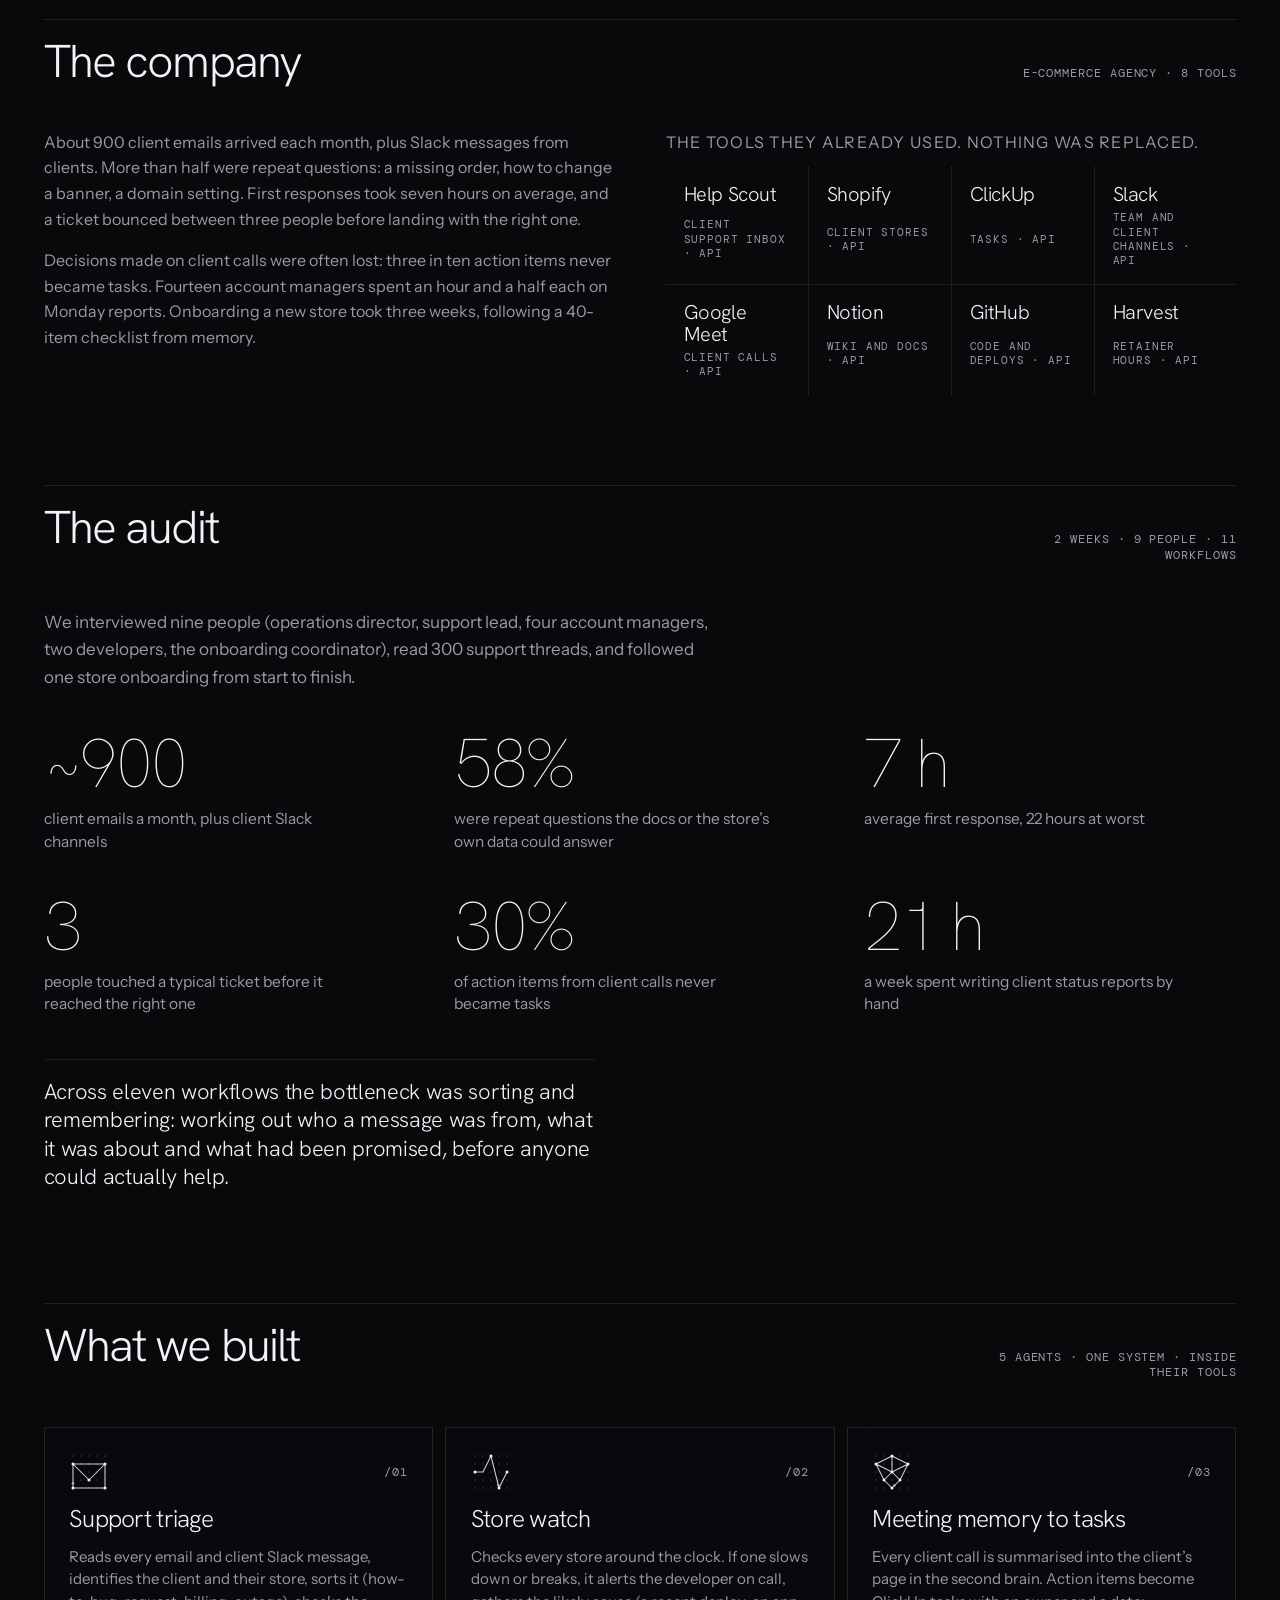
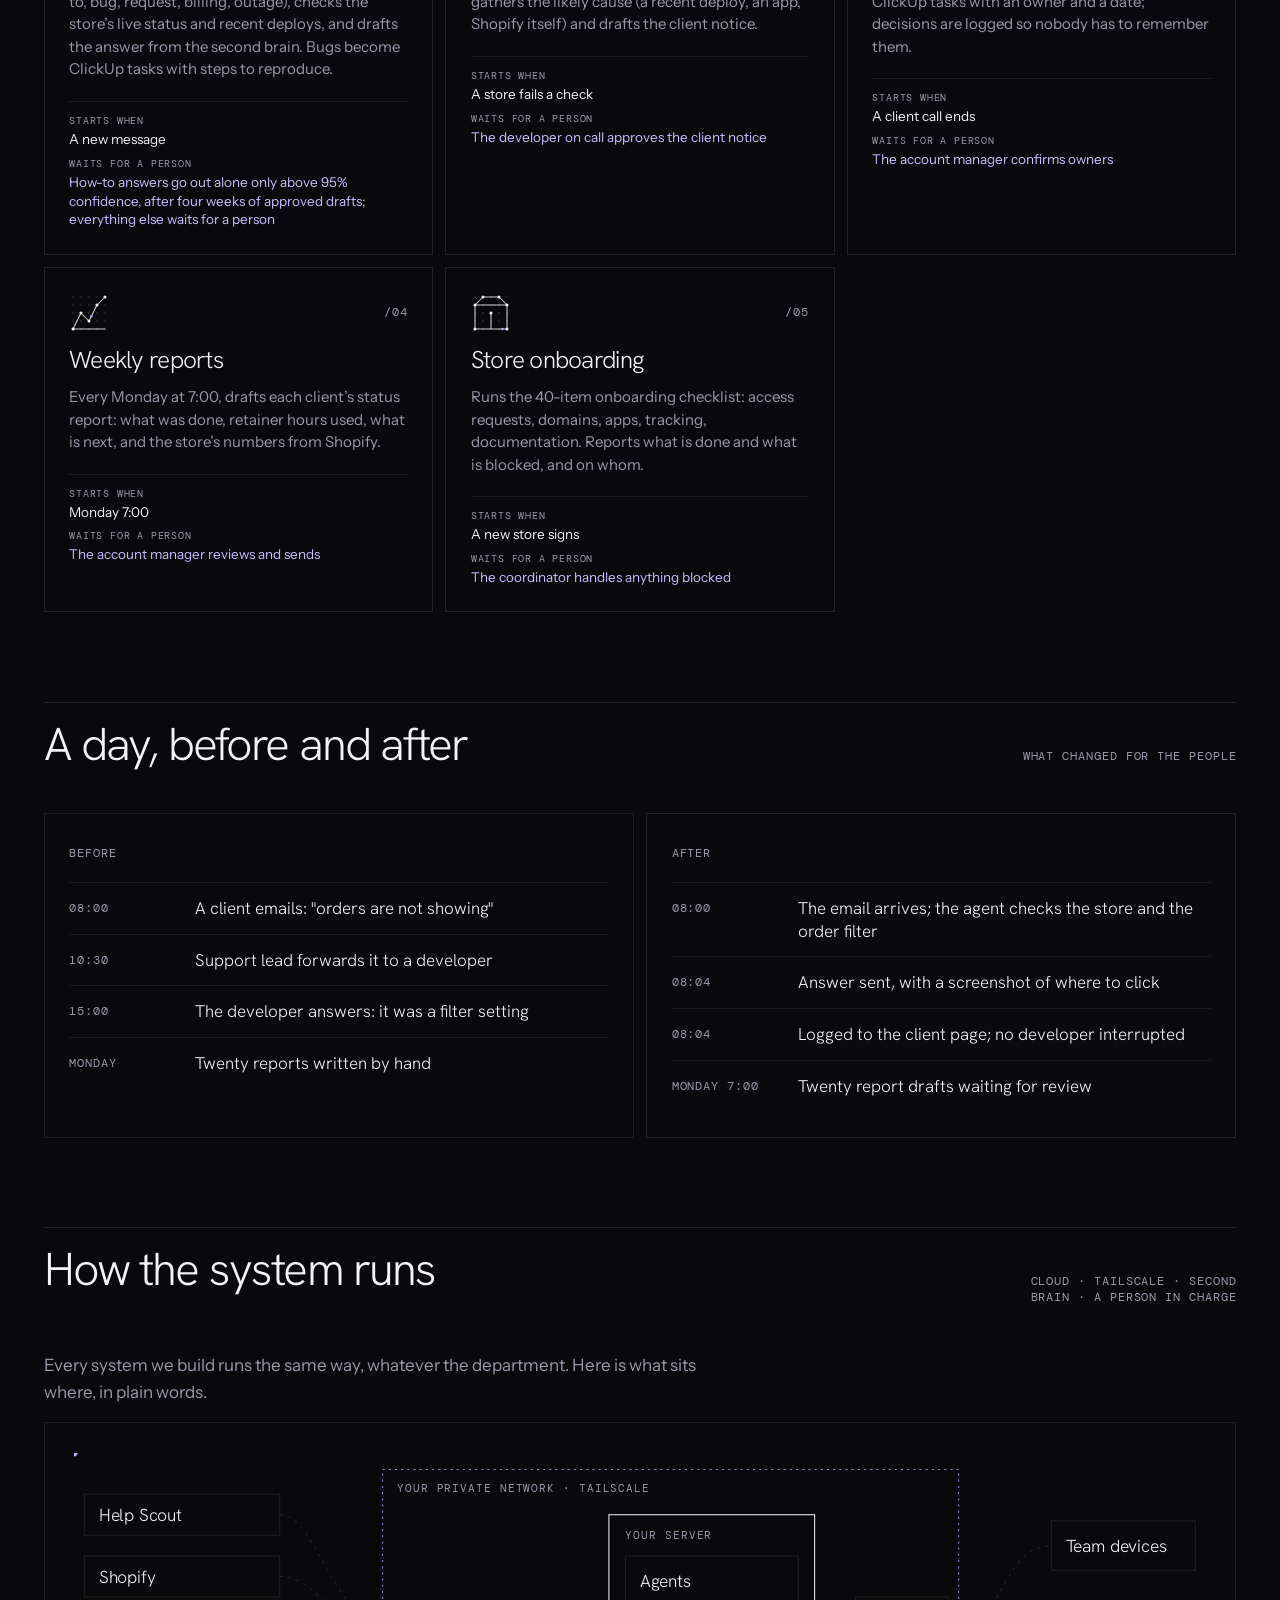
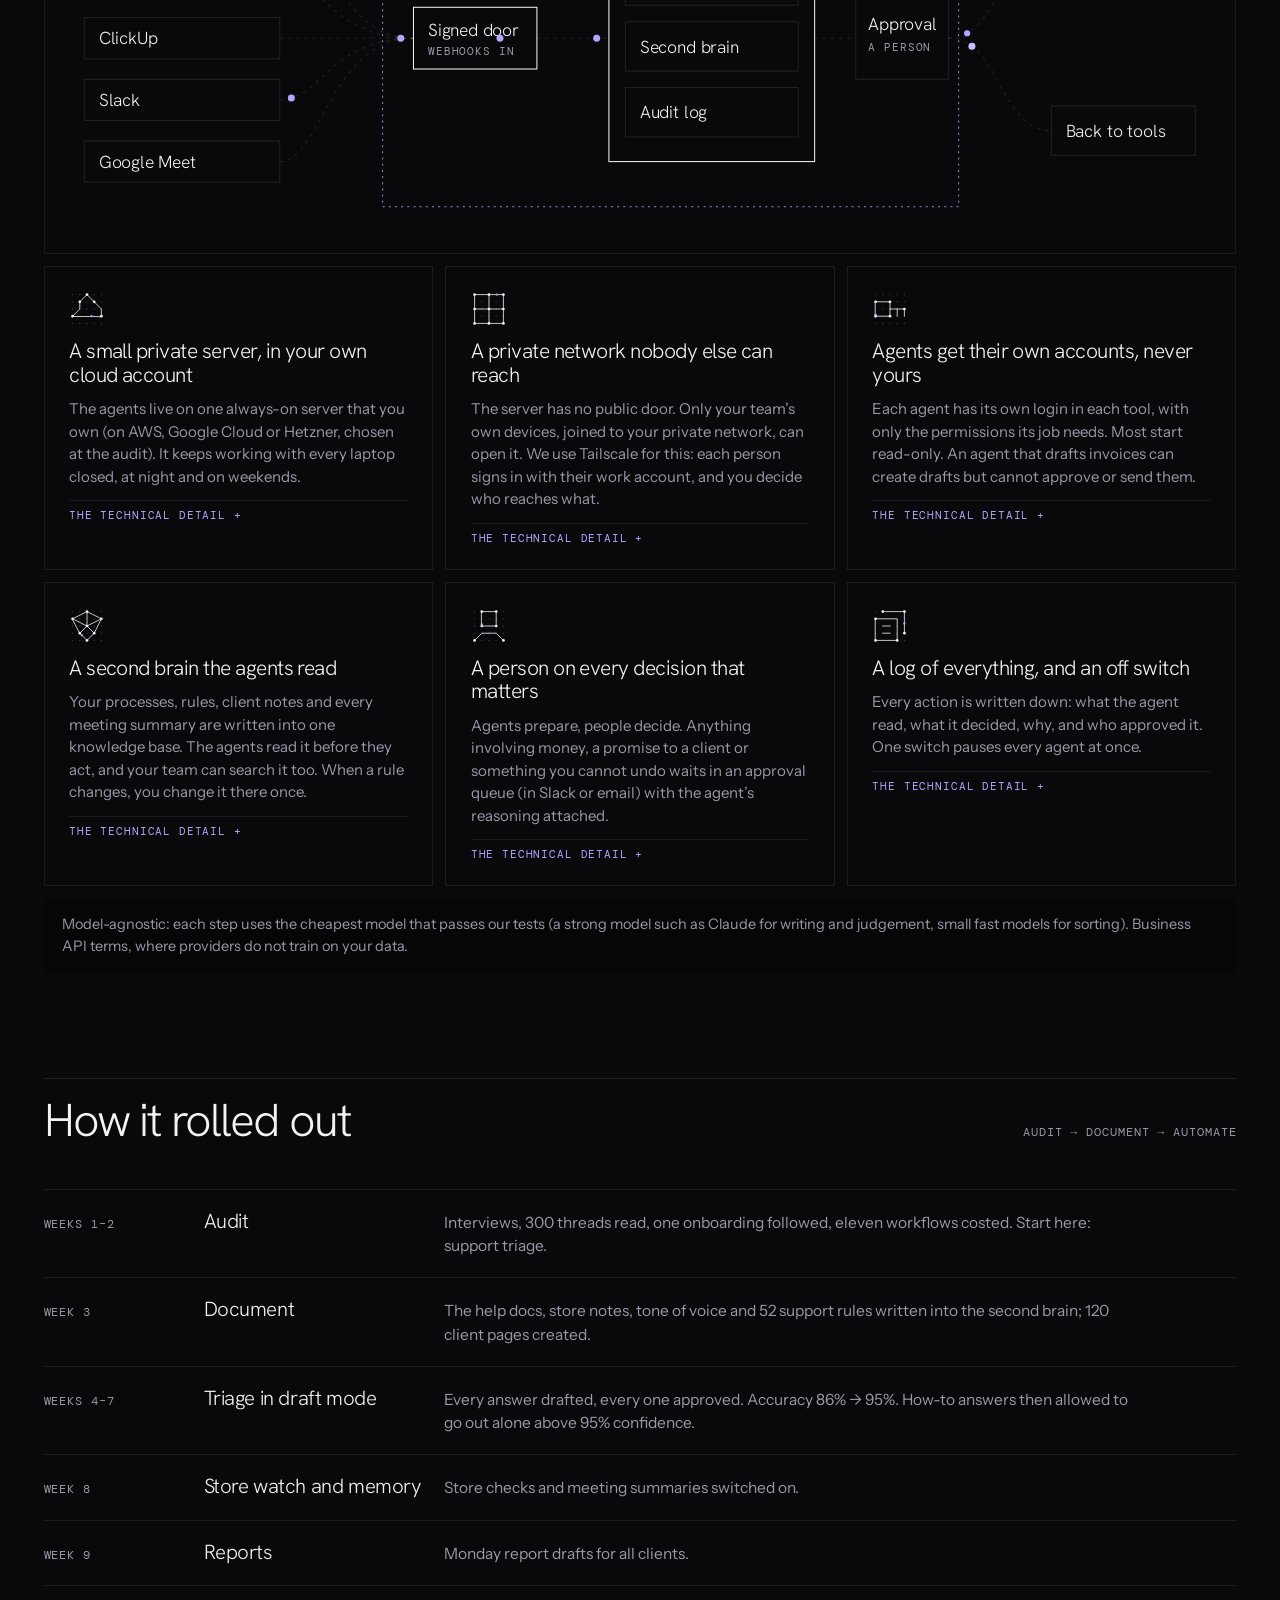
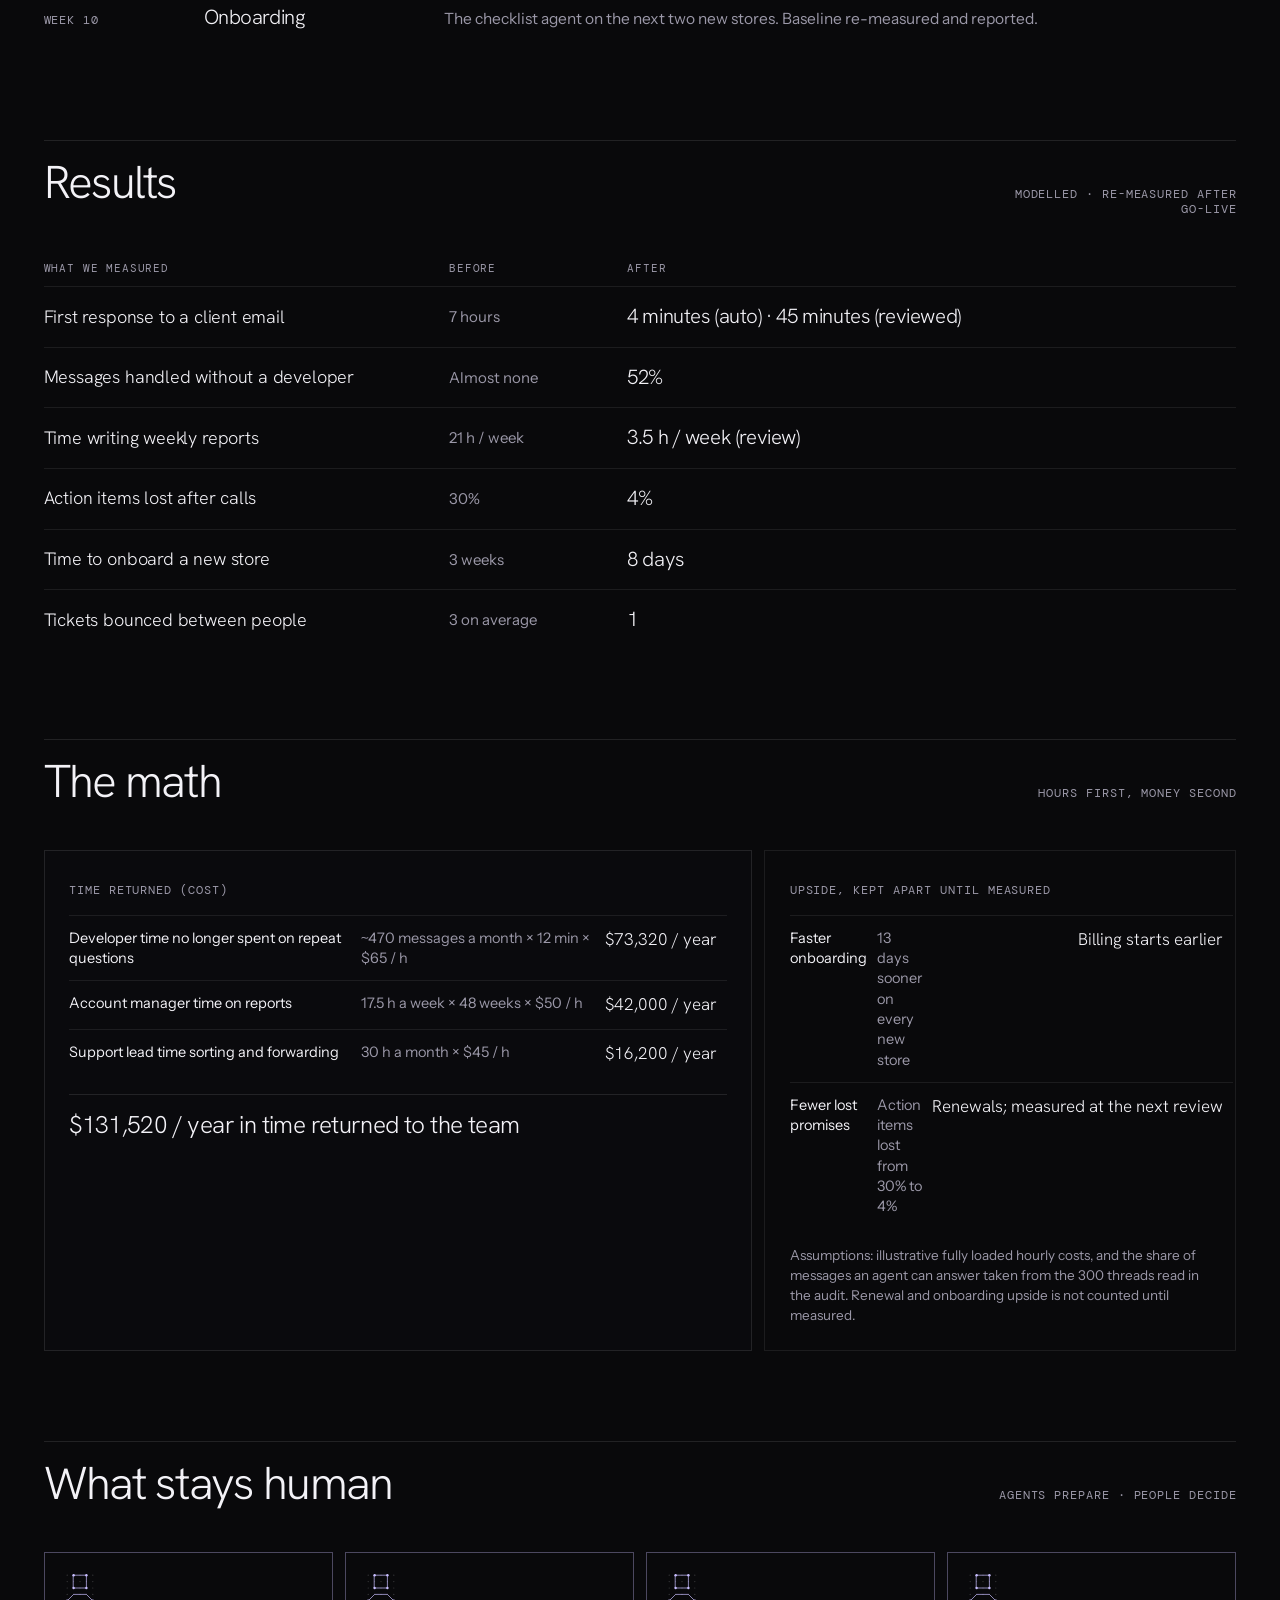
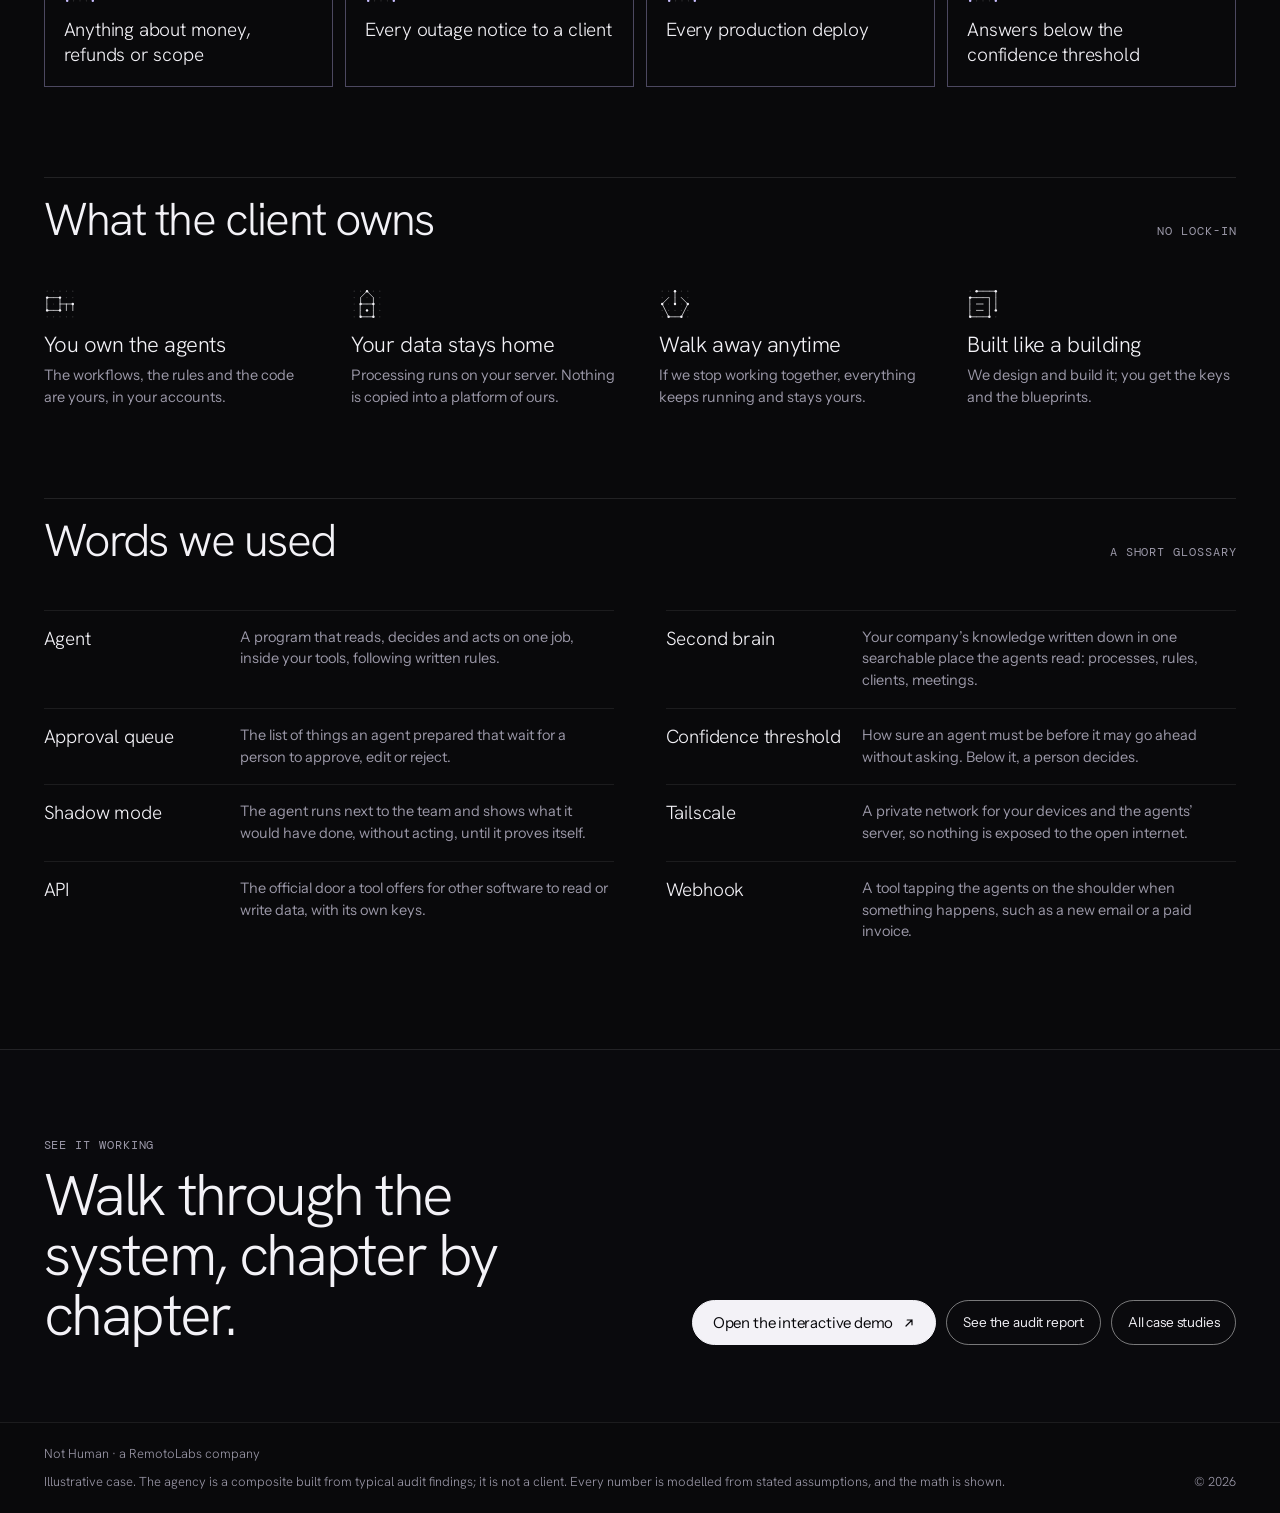
<file: cases/case-operations.html>
<!doctype html>
<html lang="en" data-scheme="night">
<head>
<meta charset="utf-8">
<meta name="viewport" content="width=device-width, initial-scale=1">
<meta name="robots" content="noindex, nofollow">
<title>Operations case study · Not Human</title>
<meta name="description" content="Illustrative operations case study: an agent system inside an agency, with the math shown.">
<link rel="stylesheet" href="brand/brand.css?v=a058cc4">
<link rel="stylesheet" href="assets/cases.css?v=a058cc4">
<script defer src="assets/dots.js?v=1e99d5a"></script>
<script defer src="assets/data.js?v=1e99d5a"></script>
<script defer src="assets/cases.js?v=632fdd7"></script>
<script>window.NH_MARK_CENTRE = true;</script>
<script defer src="brand/mark.js?v=a058cc4"></script>
<script defer src="brand/brand.js?v=a058cc4"></script>
</head>
<body data-view="case" data-case="operations">
<noscript><p style="padding:40px">This page is drawn from assets/data.js?v=1e99d5a and needs JavaScript. The same content is in assets/data.js?v=1e99d5a as plain text.</p></noscript>
</body>
</html>
</file>
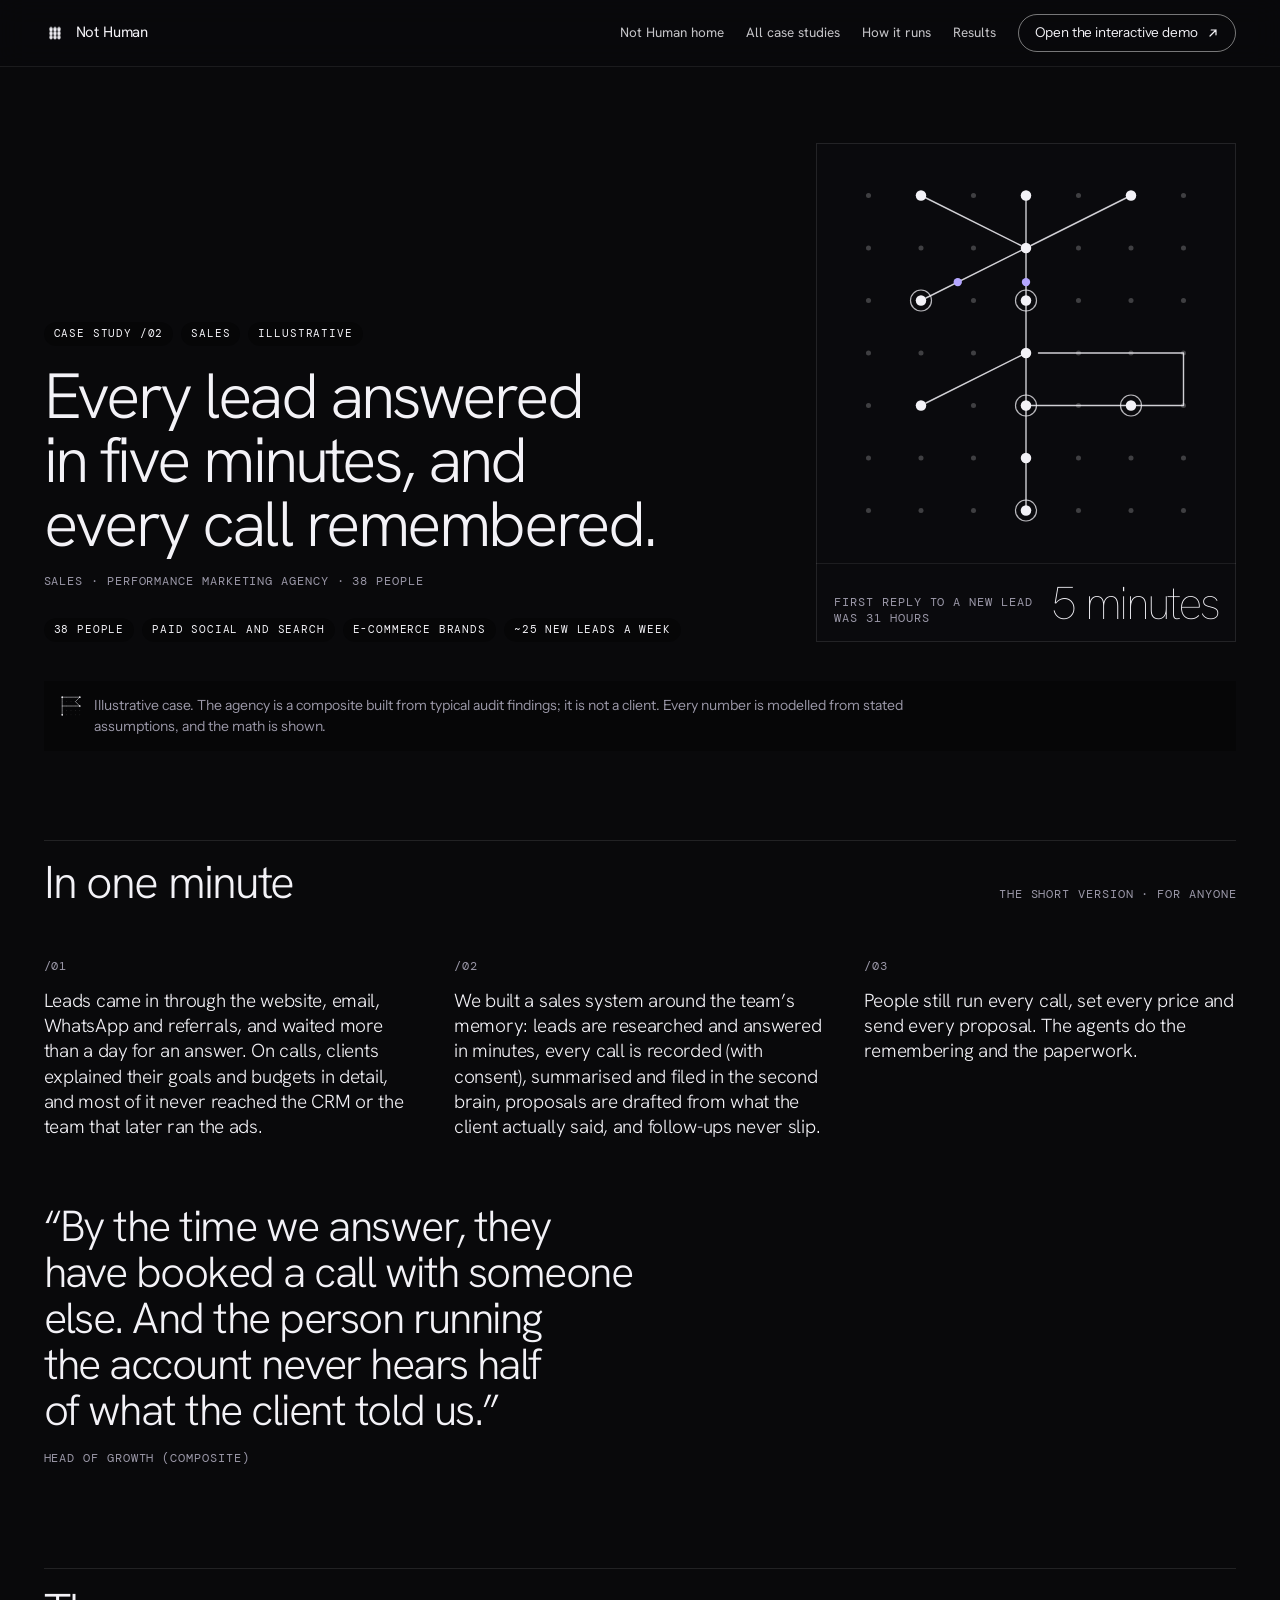
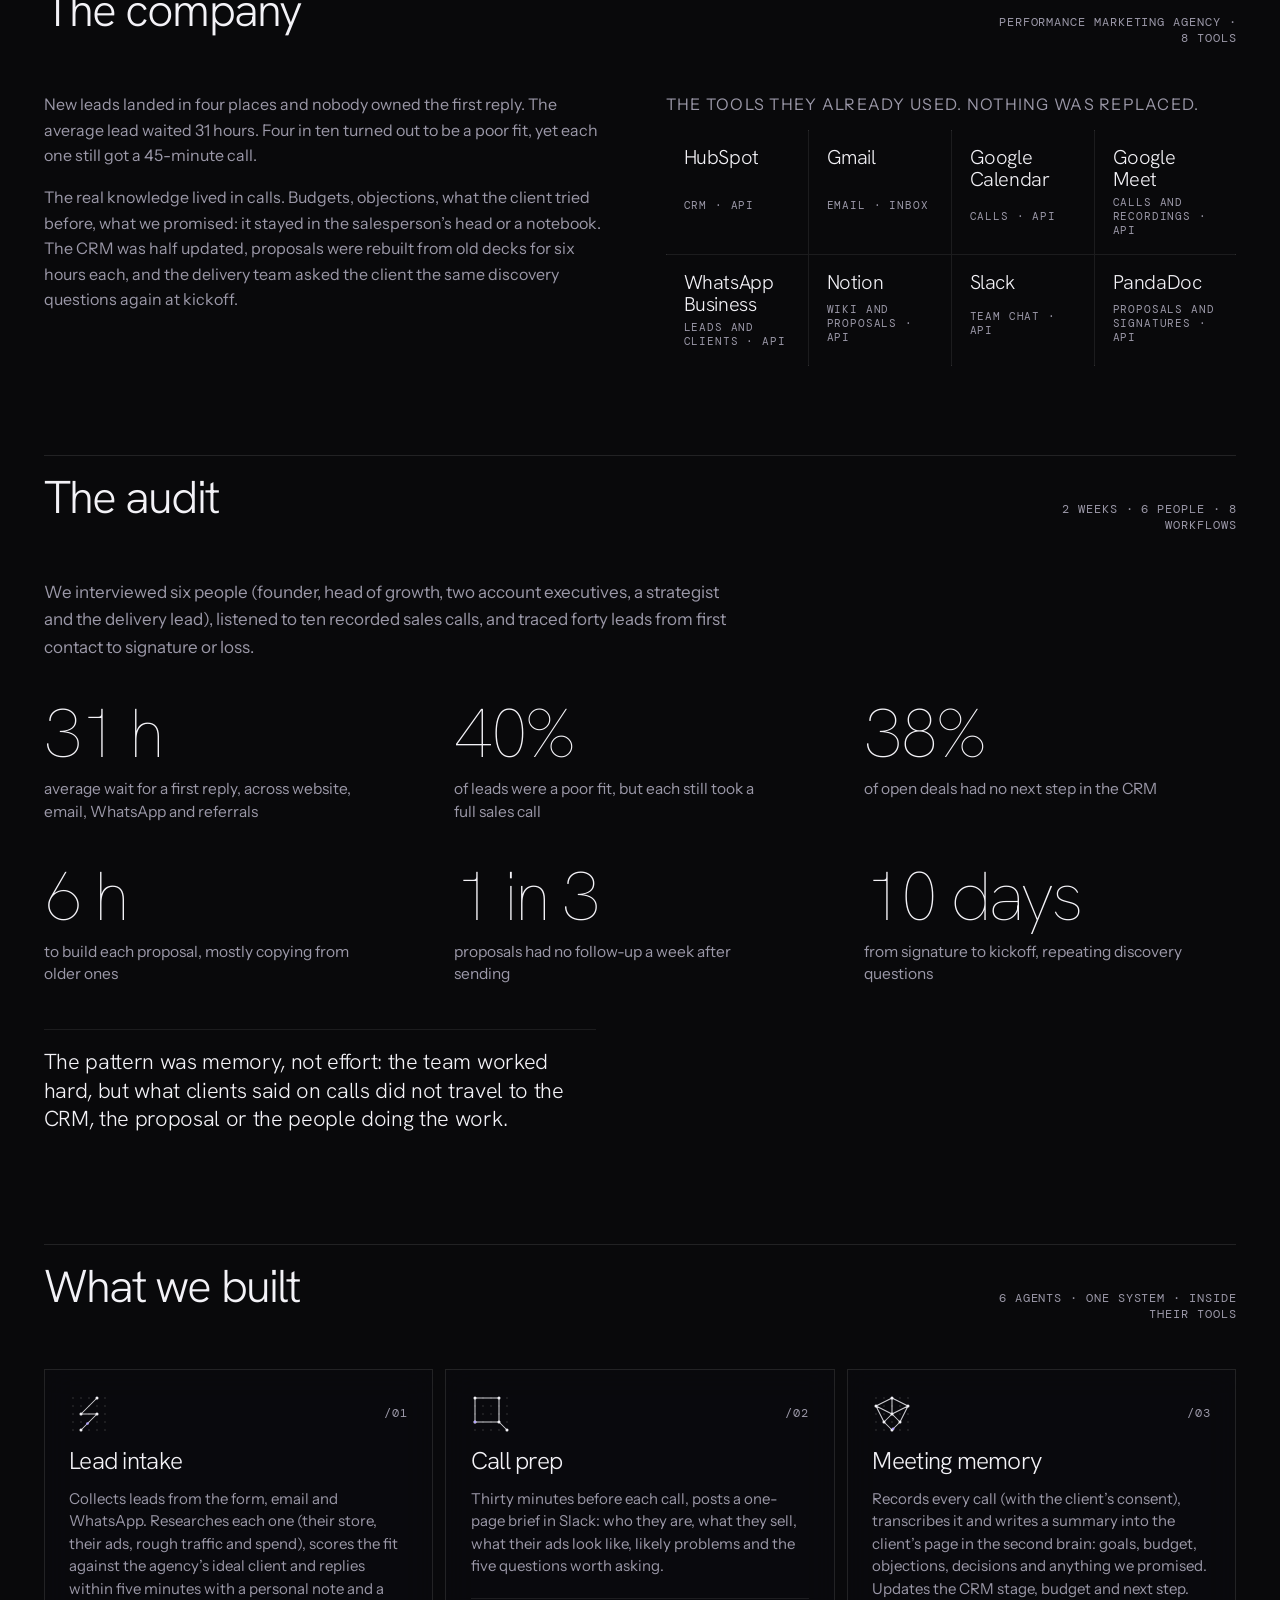
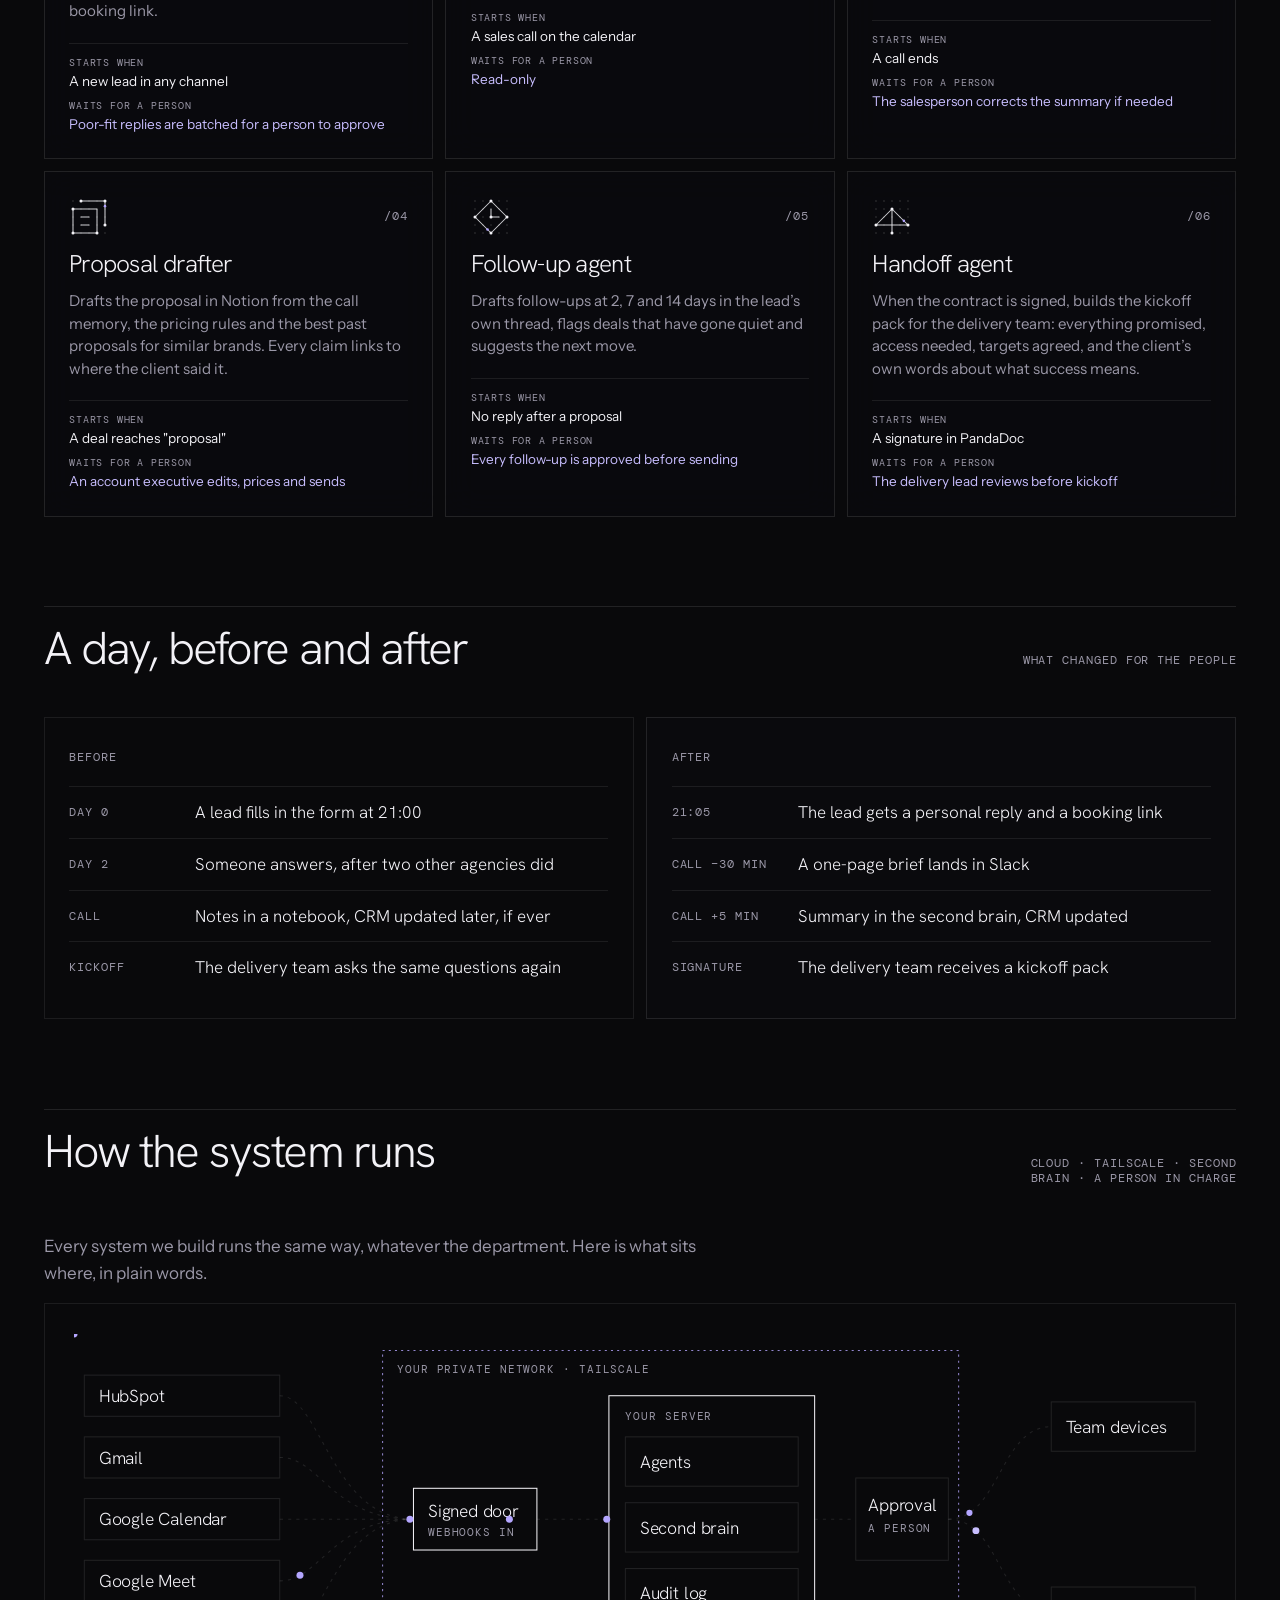
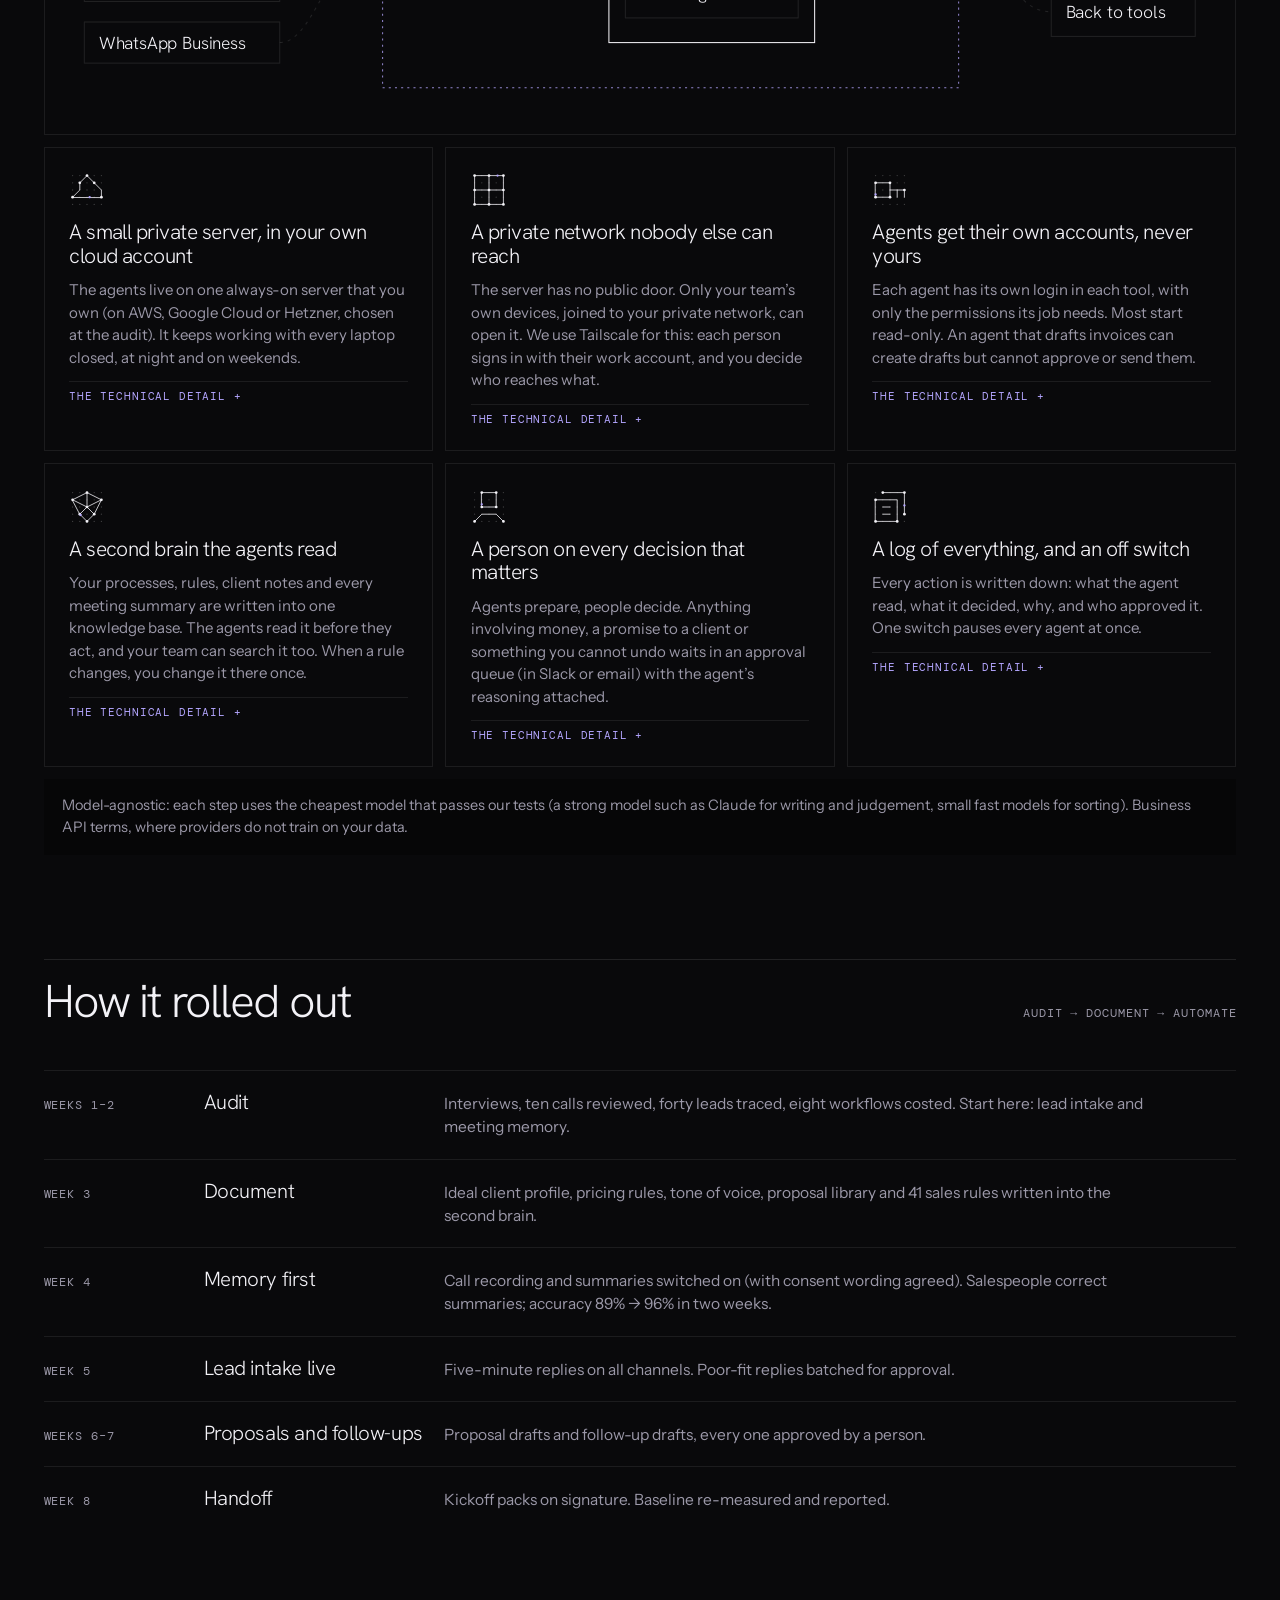
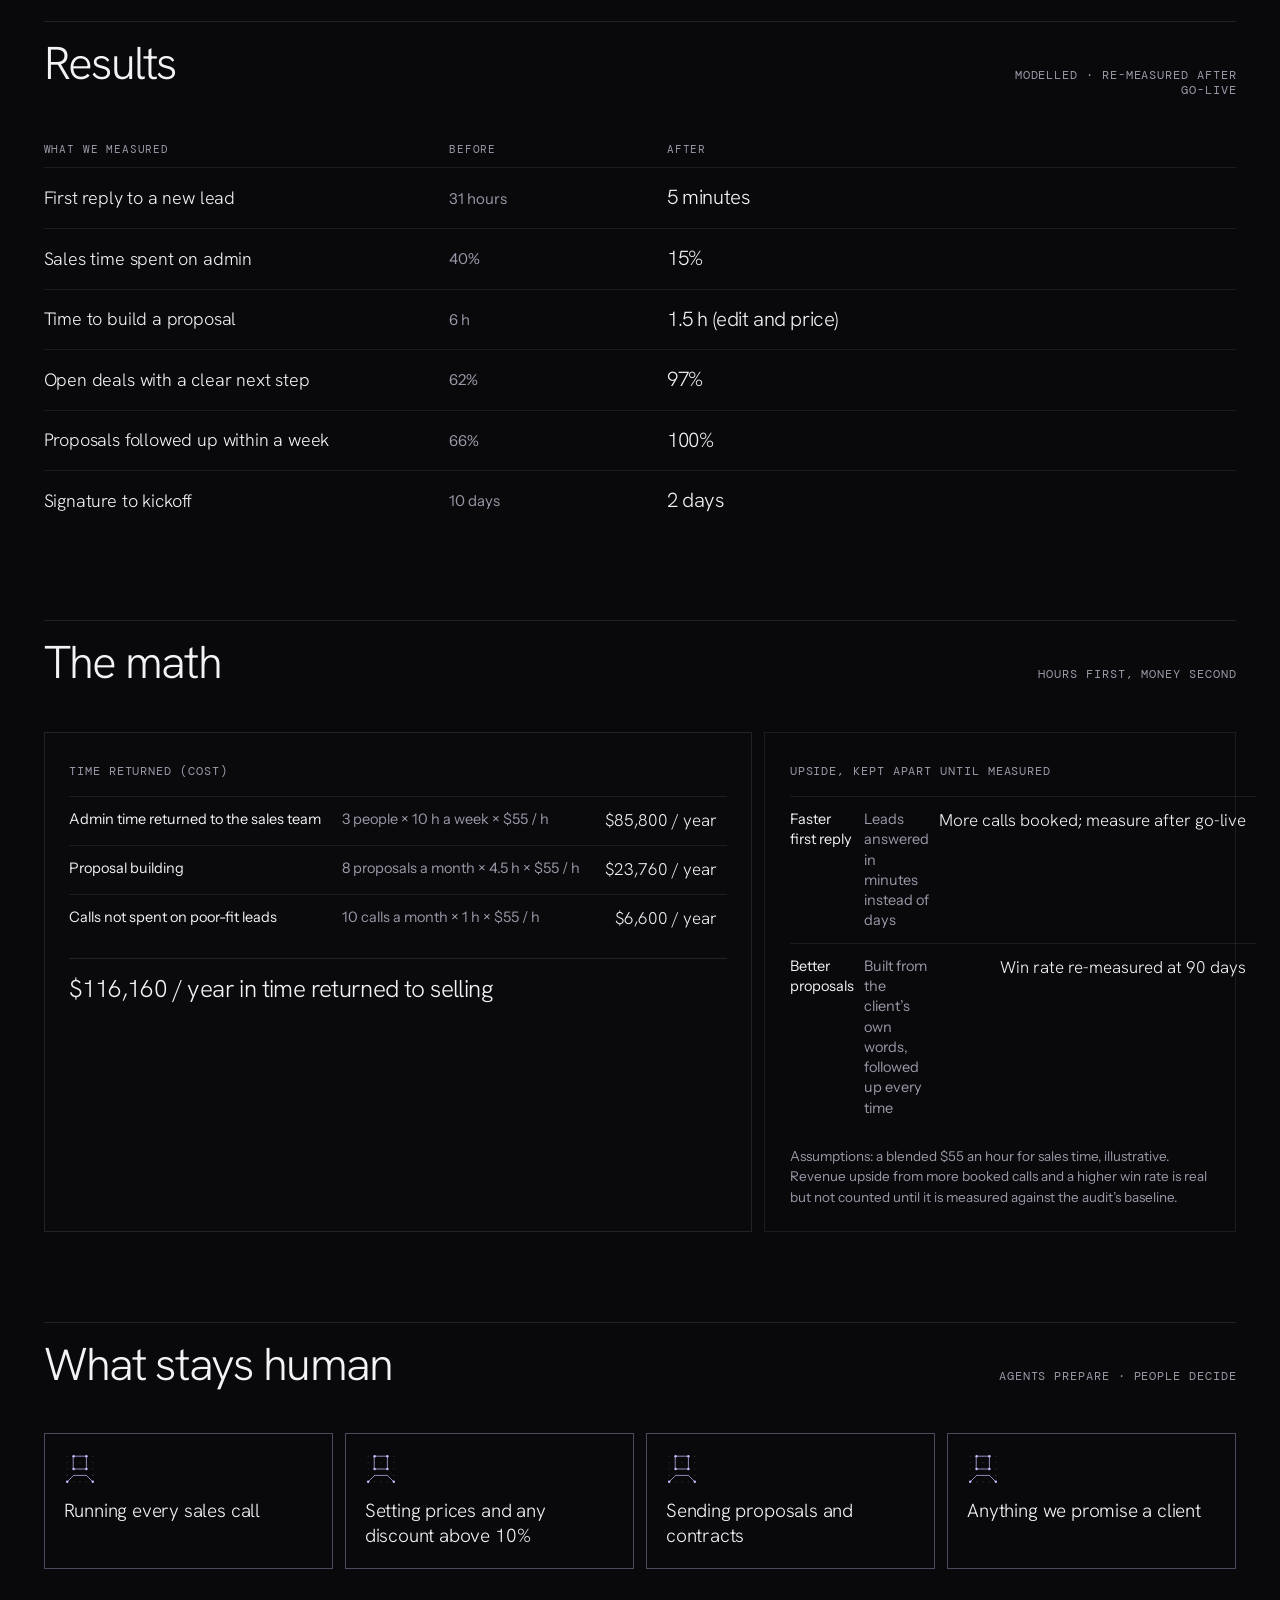
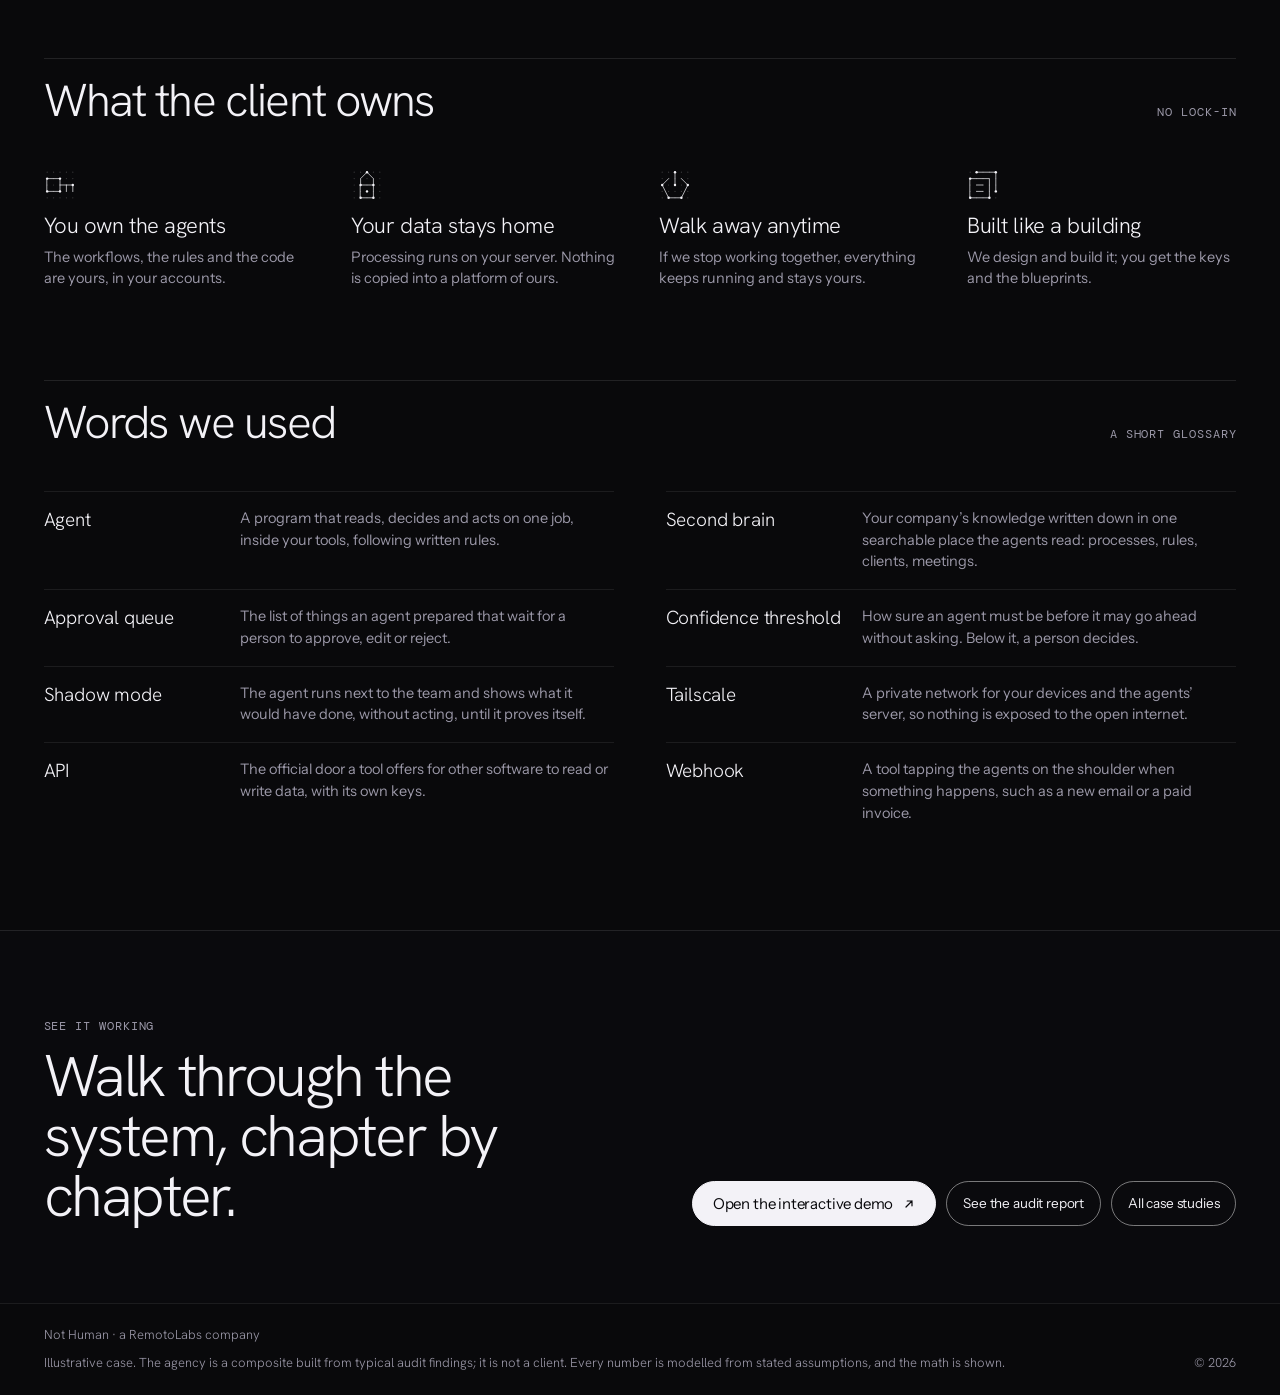
<file: cases/case-sales.html>
<!doctype html>
<html lang="en" data-scheme="night">
<head>
<meta charset="utf-8">
<meta name="viewport" content="width=device-width, initial-scale=1">
<meta name="robots" content="noindex, nofollow">
<title>Sales case study · Not Human</title>
<meta name="description" content="Illustrative sales case study: an agent system inside an agency, with the math shown.">
<link rel="stylesheet" href="brand/brand.css?v=a058cc4">
<link rel="stylesheet" href="assets/cases.css?v=a058cc4">
<script defer src="assets/dots.js?v=1e99d5a"></script>
<script defer src="assets/data.js?v=1e99d5a"></script>
<script defer src="assets/cases.js?v=632fdd7"></script>
<script>window.NH_MARK_CENTRE = true;</script>
<script defer src="brand/mark.js?v=a058cc4"></script>
<script defer src="brand/brand.js?v=a058cc4"></script>
</head>
<body data-view="case" data-case="sales">
<noscript><p style="padding:40px">This page is drawn from assets/data.js?v=1e99d5a and needs JavaScript. The same content is in assets/data.js?v=1e99d5a as plain text.</p></noscript>
</body>
</html>
</file>
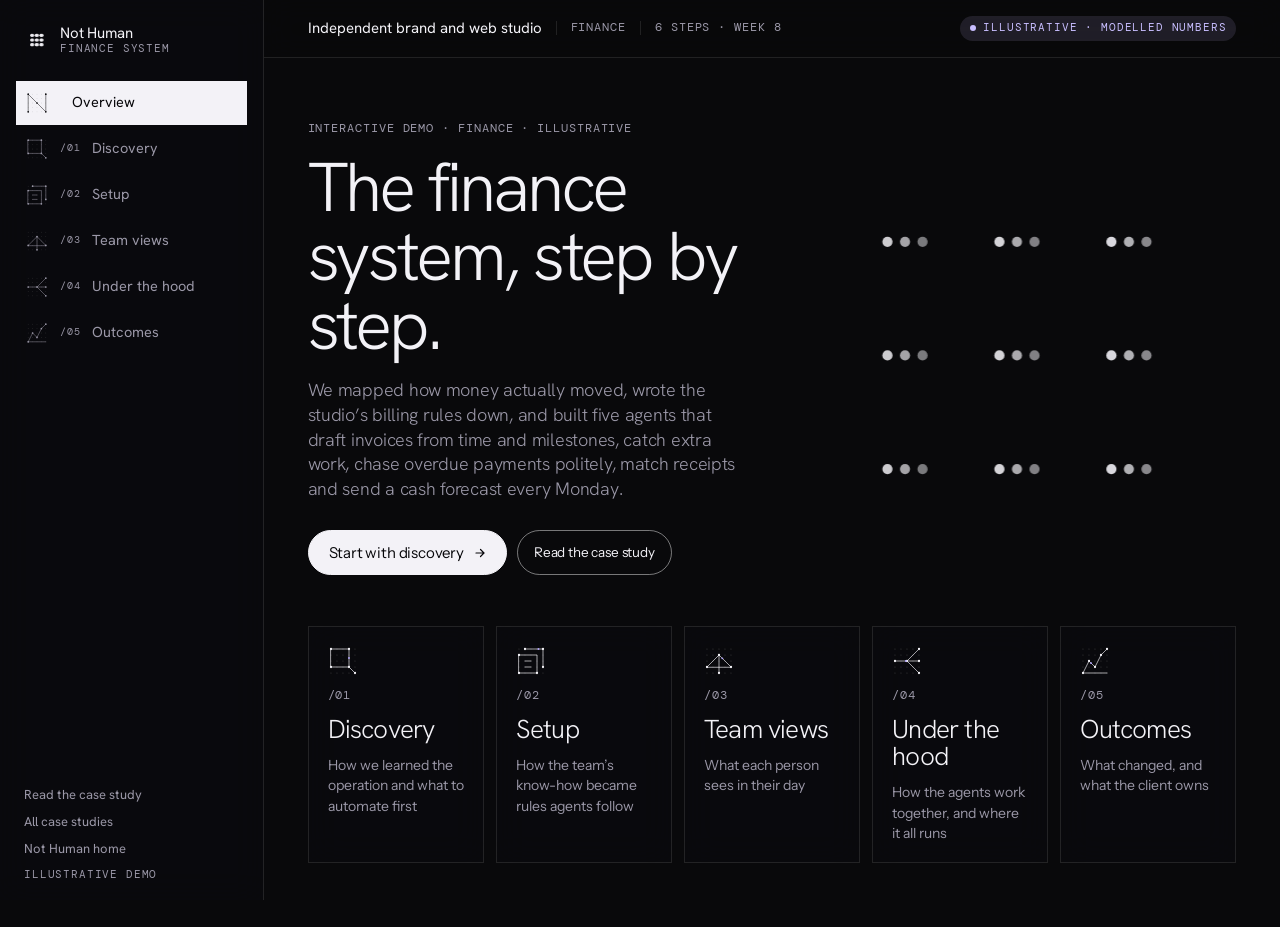
<file: cases/demo-finance.html>
<!doctype html>
<html lang="en" data-scheme="night">
<head>
<meta charset="utf-8">
<meta name="viewport" content="width=device-width, initial-scale=1">
<meta name="robots" content="noindex, nofollow">
<title>Finance demo · Not Human</title>
<meta name="description" content="Interactive demo of an illustrative finance agent system: discovery, setup, team views, under the hood, outcomes.">
<link rel="stylesheet" href="brand/brand.css?v=a058cc4">
<link rel="stylesheet" href="assets/cases.css?v=a058cc4">
<script defer src="assets/dots.js?v=1e99d5a"></script>
<script defer src="assets/data.js?v=1e99d5a"></script>
<script defer src="assets/cases.js?v=632fdd7"></script>
<script>window.NH_MARK_CENTRE = true;</script>
<script defer src="brand/mark.js?v=a058cc4"></script>
<script defer src="brand/brand.js?v=a058cc4"></script>
</head>
<body data-view="demo" data-case="finance">
<noscript><p style="padding:40px">This page is drawn from assets/data.js?v=1e99d5a and needs JavaScript. The same content is in assets/data.js?v=1e99d5a as plain text.</p></noscript>
</body>
</html>
</file>
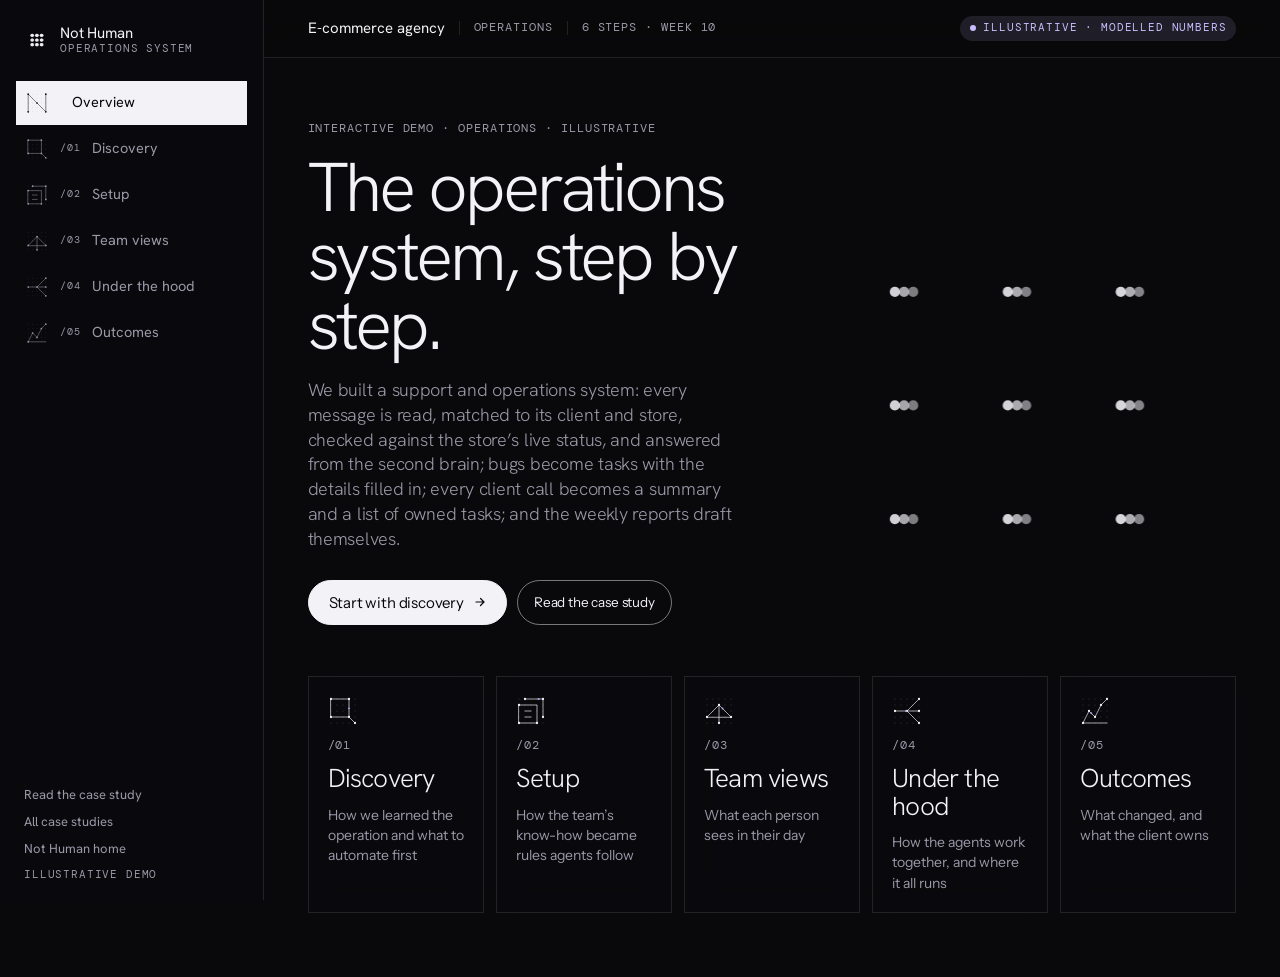
<file: cases/demo-operations.html>
<!doctype html>
<html lang="en" data-scheme="night">
<head>
<meta charset="utf-8">
<meta name="viewport" content="width=device-width, initial-scale=1">
<meta name="robots" content="noindex, nofollow">
<title>Operations demo · Not Human</title>
<meta name="description" content="Interactive demo of an illustrative operations agent system: discovery, setup, team views, under the hood, outcomes.">
<link rel="stylesheet" href="brand/brand.css?v=a058cc4">
<link rel="stylesheet" href="assets/cases.css?v=a058cc4">
<script defer src="assets/dots.js?v=1e99d5a"></script>
<script defer src="assets/data.js?v=1e99d5a"></script>
<script defer src="assets/cases.js?v=632fdd7"></script>
<script>window.NH_MARK_CENTRE = true;</script>
<script defer src="brand/mark.js?v=a058cc4"></script>
<script defer src="brand/brand.js?v=a058cc4"></script>
</head>
<body data-view="demo" data-case="operations">
<noscript><p style="padding:40px">This page is drawn from assets/data.js?v=1e99d5a and needs JavaScript. The same content is in assets/data.js?v=1e99d5a as plain text.</p></noscript>
</body>
</html>
</file>
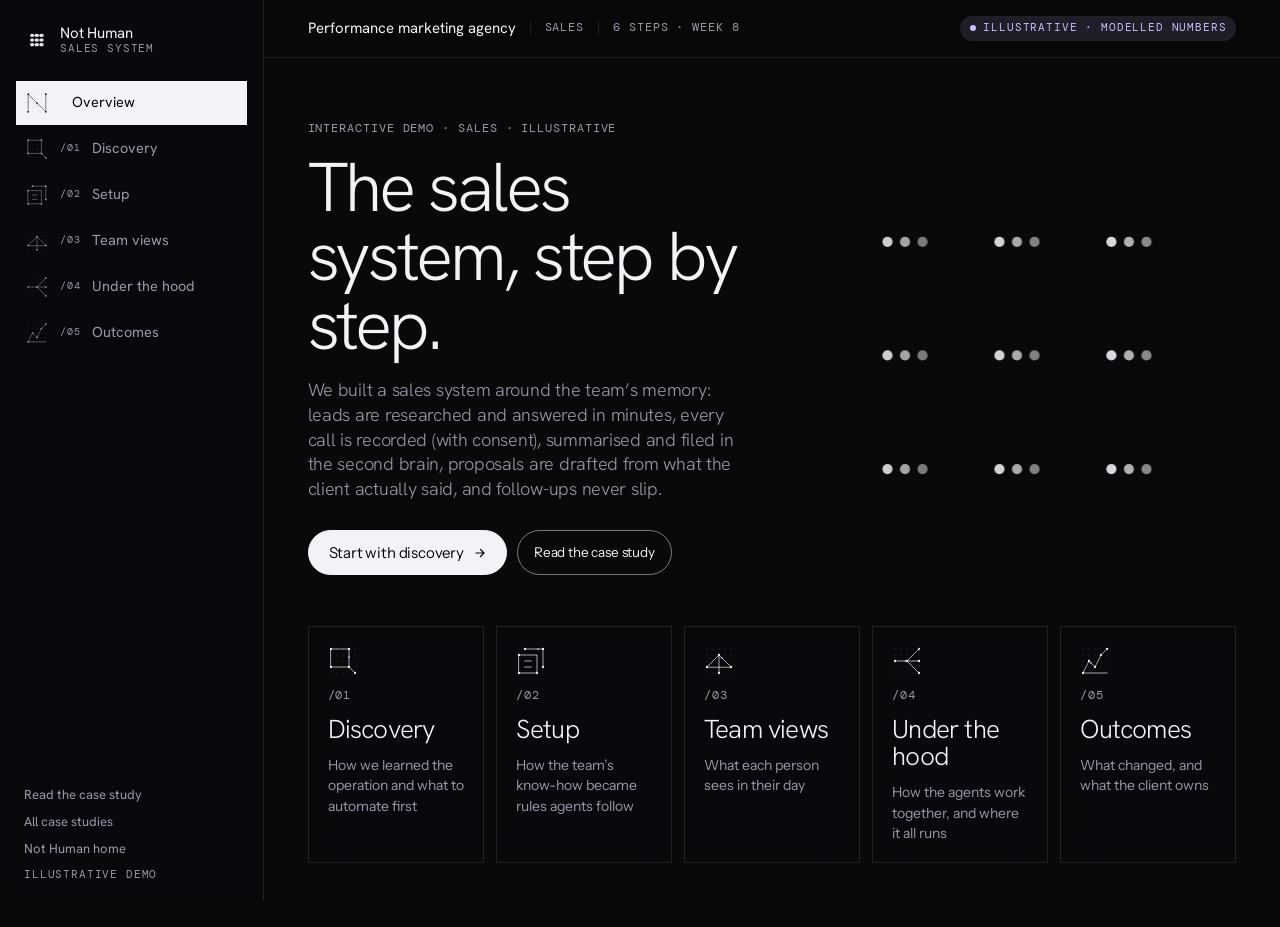
<file: cases/demo-sales.html>
<!doctype html>
<html lang="en" data-scheme="night">
<head>
<meta charset="utf-8">
<meta name="viewport" content="width=device-width, initial-scale=1">
<meta name="robots" content="noindex, nofollow">
<title>Sales demo · Not Human</title>
<meta name="description" content="Interactive demo of an illustrative sales agent system: discovery, setup, team views, under the hood, outcomes.">
<link rel="stylesheet" href="brand/brand.css?v=a058cc4">
<link rel="stylesheet" href="assets/cases.css?v=a058cc4">
<script defer src="assets/dots.js?v=1e99d5a"></script>
<script defer src="assets/data.js?v=1e99d5a"></script>
<script defer src="assets/cases.js?v=632fdd7"></script>
<script>window.NH_MARK_CENTRE = true;</script>
<script defer src="brand/mark.js?v=a058cc4"></script>
<script defer src="brand/brand.js?v=a058cc4"></script>
</head>
<body data-view="demo" data-case="sales">
<noscript><p style="padding:40px">This page is drawn from assets/data.js?v=1e99d5a and needs JavaScript. The same content is in assets/data.js?v=1e99d5a as plain text.</p></noscript>
</body>
</html>
</file>
<file: cases/brand/brand.css>
/* ==========================================================================
   brand.css — Not Human Taste Index (nothuman.tech)
   Measured from the live site (https://n333k0.github.io/not-human/, landing v9) on
   2026-10-18 with computed styles at 1440, 1100, 810 and 390, hover states, the header
   pill and the phone menu (_measure/out/). Engine values (3D glass, room, motion timings)
   are read from the site's own source (landing-nh3.js, landing-nh7.js, landing-nh9.js).

   Tags used in comments:
     [M] measured   — read from getComputedStyle, the site's CSS variables or its JS source
     [V] seen       — read off screenshots (WebGL renders, gradients in images)
     [I] inferred   — not measurable; chosen to agree with [M]
     [X] extension  — not on the site; added so the system can go larger

   Class names (.ts-*, .x-*), data-* hooks and token role names follow the Shipped Taste
   Index template (TEMPLATE.md), so the gallery and modules work unchanged. Only the values
   and the look are Not Human's.
   ========================================================================== */

/* [M] the site's three Google families (copied from the page's own link), plus [X] the
   alternatives used by the type presets below */
@import url("https://fonts.googleapis.com/css2?family=DM+Mono&family=Hanken+Grotesk:wght@100;200;300;400&family=Instrument+Sans:wght@400;700&display=swap");
@import url("https://fonts.googleapis.com/css2?family=Geist:wght@100..500&family=Geist+Mono:wght@400&family=Instrument+Serif:ital@0;1&family=Inter+Tight:wght@200;300;400&family=JetBrains+Mono:wght@400&family=Space+Grotesk:wght@300;400&family=Archivo:wdth,wght@100..125,200..400&display=swap");

/* --------------------------------------------------------------------------
   1. Raw palette
   -------------------------------------------------------------------------- */
:root {
  --nh-void: #09090B;        /* [M] page and WebGL room ground (body bg, html bg)              */
  --nh-black: #050507;       /* [M] loader veil, deepest ground                                */
  --nh-ink: #07070A;         /* [M] text on bone buttons and fills                              */
  --nh-bone: #F3F2F7;        /* [M] primary text (329 uses), button and hover fills             */
  --nh-white: #FFFFFF;       /* [M] the What-changes numbers, tool marks                        */
  --nh-mist: #9B98A8;        /* [M] secondary text: labels, body, footer (102 uses)             */
  --nh-lavender: #B4A6FF;    /* [M] "Read →", focus brackets, the panel dot                     */
  --nh-lilac: #C8BEFF;       /* [M] "Waits for a person" values                                 */
  --nh-glass: #C4CCFF;       /* [M] the 3D glass tint (landing-nh9.js defaults)                  */
  --nh-line: rgba(255,255,255,.10);   /* [M] section rules, card outlines (53 + 11 uses)        */
  --nh-line-2: rgba(255,255,255,.08); /* [M] list rules inside cards                             */
  --nh-line-3: rgba(255,255,255,.14); /* [M] the permissions block's top rule                    */
  --nh-line-4: rgba(255,255,255,.45); /* [M] outline buttons                                      */
  --nh-hud: rgba(255,255,255,.60);    /* [M] the hero's target marks                               */
  --nh-card: rgba(12,12,18,.34);      /* [M] How cards: + blur(16px) saturate(1.2)               */
  --nh-card-2: rgba(12,12,18,.30);    /* [M] agent-system cards: + blur(10px)                     */
  --nh-pill: rgba(12,12,16,.62);      /* [M] nav pill: + blur(18px) saturate(1.3)                 */
  --nh-chip: rgba(0,0,0,.35);         /* [M] image tags: + blur(6px)                              */
  --nh-holo: radial-gradient(120% 110% at 100% 100%, #FF3D8E 0%, #5B2CFF 40%, #12121A 80%); /* [M] case and note images */
  /* [M] earlier versions of the same site (landing v3–v6 CSS variables) */
  --nh-red: #D0200F; --nh-red-0: #160504; --nh-red-1: #7A0B07; --nh-red-3: #F04A1D; --nh-red-4: #FF8A3D;
  --nh-cream: #F7F0E8; --nh-cream-ink: #1C1715; --nh-cream-ink-2: #5E5550; --nh-ember: #E8623A;
  --nh-pearl: #FBFBFC; --nh-pearl-ink: #121118; --nh-pearl-ink-2: #55525F; --nh-violet: #6F63F2;
  --nh-holo-ink: linear-gradient(100deg, #9C8CFF 0%, #5FD2FF 38%, #FF7CC8 72%, #B49CFF 100%); /* [M] v7 */
}

/* --------------------------------------------------------------------------
   2. Schemes — semantic roles. data-scheme on <html> or on ANY element.
   Not Human's rule [M]: the pointer inverts. Hovered rows and buttons fill with bone and
   their text turns ink (department rows, card buttons, the CTA). That fill is --accent.
   Lavender is not decoration either: it marks what waits for a person or what reads on.
   -------------------------------------------------------------------------- */
:root, [data-scheme="night"] {            /* [M] the live site (v9) */
  --bg: var(--nh-void); --fg: var(--nh-bone); --fg-soft: var(--nh-mist);
  --accent: var(--nh-bone); --accent-fg: var(--nh-ink);
  --signal: var(--nh-lavender); --hold: var(--nh-lilac);
  --chip-bg: var(--nh-chip); --chip-fg: var(--nh-bone);
  --tile-bg: transparent; --tile-fg: var(--nh-bone);
  --tile-ink-bg: var(--nh-bone); --tile-ink-fg: var(--nh-ink);
  --win-frame: var(--nh-line); --win-panel: var(--nh-card); --win-fg: var(--nh-bone);
  --line: var(--nh-line); --line-2: var(--nh-line-2); --btn-line: var(--nh-line-4);
  --dot: rgba(255,255,255,.22); --rule: var(--nh-line);
  --cloud-a: #5A5480; --cloud-b: #2A2650; --cloud-c: #120F24;    /* [M] room orb + aura, as CSS stops [I] */
  --glass-blur: blur(16px) saturate(1.2);
}
[data-scheme="pearl"] {                   /* [M] landing v6: whiter grounds, holographic ink */
  --bg: var(--nh-pearl); --fg: var(--nh-pearl-ink); --fg-soft: var(--nh-pearl-ink-2);
  --accent: var(--nh-pearl-ink); --accent-fg: var(--nh-pearl);
  --signal: var(--nh-violet); --hold: var(--nh-violet);
  --chip-bg: rgba(18,17,24,.06); --chip-fg: var(--nh-pearl-ink);
  --tile-bg: transparent; --tile-fg: var(--nh-pearl-ink);
  --tile-ink-bg: var(--nh-pearl-ink); --tile-ink-fg: var(--nh-pearl);
  --win-frame: rgba(18,17,24,.08); --win-panel: rgba(255,255,255,.7); --win-fg: var(--nh-pearl-ink);
  --line: rgba(18,17,24,.12); --line-2: rgba(18,17,24,.08); --btn-line: rgba(18,17,24,.35);
  --dot: rgba(18,17,24,.16); --rule: rgba(18,17,24,.12);
  --cloud-a: #FBDCF1; --cloud-b: #D4E6FF; --cloud-c: #D6FAE9;  /* [M] v6 hero ground stops */
  --glass-blur: blur(12px);
}
[data-scheme="cream"] {                   /* [M] landing v3–v4 sections */
  --bg: var(--nh-cream); --fg: var(--nh-cream-ink); --fg-soft: var(--nh-cream-ink-2);
  --accent: var(--nh-cream-ink); --accent-fg: var(--nh-cream);
  --signal: var(--nh-ember); --hold: var(--nh-red);
  --chip-bg: rgba(28,23,21,.07); --chip-fg: var(--nh-cream-ink);
  --tile-bg: transparent; --tile-fg: var(--nh-cream-ink);
  --tile-ink-bg: var(--nh-cream-ink); --tile-ink-fg: var(--nh-cream);
  --win-frame: rgba(28,23,21,.14); --win-panel: rgba(255,255,255,.35); --win-fg: var(--nh-cream-ink);
  --line: rgba(28,23,21,.14); --line-2: rgba(28,23,21,.1); --btn-line: rgba(28,23,21,.35);
  --dot: rgba(28,23,21,.2); --rule: rgba(28,23,21,.14);
  --cloud-a: #F49A6A; --cloud-b: #E8503A; --cloud-c: #F7F0E8;
  --glass-blur: none;
}
[data-scheme="ember"] {                   /* [M] landing v3 hero: the red ground */
  --bg: var(--nh-red); --fg: var(--nh-cream); --fg-soft: rgba(247,240,232,.78);
  --accent: var(--nh-cream); --accent-fg: var(--nh-red-0);
  --signal: var(--nh-red-4); --hold: var(--nh-cream);
  --chip-bg: rgba(22,5,4,.25); --chip-fg: var(--nh-cream);
  --tile-bg: transparent; --tile-fg: var(--nh-cream);
  --tile-ink-bg: var(--nh-cream); --tile-ink-fg: var(--nh-red-0);
  --win-frame: rgba(247,240,232,.2); --win-panel: rgba(22,5,4,.18); --win-fg: var(--nh-cream);
  --line: rgba(247,240,232,.22); --line-2: rgba(247,240,232,.14); --btn-line: rgba(247,240,232,.55);
  --dot: rgba(247,240,232,.3); --rule: rgba(247,240,232,.22);
  --cloud-a: #FF8A3D; --cloud-b: #7A0B07; --cloud-c: #F04A1D;
  --glass-blur: none;
}

/* Shared defaults */
:root, [data-scheme] { --link-hover: var(--fg); --blend: multiply; --is-dark: 0; }
[data-scheme="night"], [data-scheme="ember"], [data-scheme="leak"], [data-scheme="graphite"], [data-scheme="ultraviolet"], :root:not([data-scheme]) { --blend: screen; --is-dark: 1; }

/* ---- [X] extension schemes: same roles. Rules kept: one ground, bone-or-ink pointer fill,
   lavender only for holds and "reads on", glass surfaces, no new accent per feature. ---- */
[data-scheme="leak"] {      /* the site's own "leak" room preset (panel): colour from beyond the frame */
  --bg: var(--nh-void); --fg: var(--nh-bone); --fg-soft: var(--nh-mist);
  --accent: var(--nh-bone); --accent-fg: var(--nh-ink); --signal: var(--nh-lavender); --hold: var(--nh-lilac);
  --chip-bg: var(--nh-chip); --chip-fg: var(--nh-bone); --tile-bg: transparent; --tile-fg: var(--nh-bone);
  --tile-ink-bg: var(--nh-bone); --tile-ink-fg: var(--nh-ink);
  --win-frame: var(--nh-line); --win-panel: var(--nh-card); --win-fg: var(--nh-bone);
  --line: var(--nh-line); --line-2: var(--nh-line-2); --btn-line: var(--nh-line-4); --dot: rgba(255,255,255,.22); --rule: var(--nh-line);
  --cloud-a: #6B42A0; --cloud-b: #246B70; --cloud-c: #80203A; --glass-blur: blur(16px) saturate(1.2);
}
[data-scheme="leak"] { background-image: radial-gradient(45% 55% at 104% -4%, rgba(107,66,160,.55), transparent 70%), radial-gradient(35% 45% at 108% 62%, rgba(36,107,112,.45), transparent 70%), radial-gradient(40% 50% at -6% 96%, rgba(128,32,58,.45), transparent 70%); background-attachment: local; }
[data-scheme="graphite"] {  /* a lighter dark for long reads */
  --bg: #17171C; --fg: #EDECF2; --fg-soft: #A3A1AF;
  --accent: #EDECF2; --accent-fg: #0B0B0F; --signal: #B4A6FF; --hold: #C8BEFF;
  --chip-bg: rgba(255,255,255,.07); --chip-fg: #EDECF2; --tile-bg: transparent; --tile-fg: #EDECF2;
  --tile-ink-bg: #EDECF2; --tile-ink-fg: #0B0B0F;
  --win-frame: rgba(255,255,255,.11); --win-panel: rgba(255,255,255,.03); --win-fg: #EDECF2;
  --line: rgba(255,255,255,.11); --line-2: rgba(255,255,255,.07); --btn-line: rgba(255,255,255,.4); --dot: rgba(255,255,255,.2); --rule: rgba(255,255,255,.11);
  --cloud-a: #4A4766; --cloud-b: #23222F; --cloud-c: #17171C; --glass-blur: blur(12px);
}
[data-scheme="bone"] {      /* the site inverted: bone ground, void ink — for print-like pages */
  --bg: var(--nh-bone); --fg: var(--nh-void); --fg-soft: #5D5A68;
  --accent: var(--nh-void); --accent-fg: var(--nh-bone); --signal: #5B4BDB; --hold: #5B4BDB;
  --chip-bg: rgba(9,9,11,.06); --chip-fg: var(--nh-void); --tile-bg: transparent; --tile-fg: var(--nh-void);
  --tile-ink-bg: var(--nh-void); --tile-ink-fg: var(--nh-bone);
  --win-frame: rgba(9,9,11,.12); --win-panel: rgba(255,255,255,.55); --win-fg: var(--nh-void);
  --line: rgba(9,9,11,.12); --line-2: rgba(9,9,11,.08); --btn-line: rgba(9,9,11,.4); --dot: rgba(9,9,11,.18); --rule: rgba(9,9,11,.12);
  --cloud-a: #D9D3FF; --cloud-b: #ECEAF4; --cloud-c: #F3F2F7; --glass-blur: blur(12px);
}
[data-scheme="ultraviolet"] { /* the lavender light as a ground */
  --bg: #120E26; --fg: #F1EEFF; --fg-soft: #ABA3D6;
  --accent: #F1EEFF; --accent-fg: #120E26; --signal: #B4A6FF; --hold: #D9D1FF;
  --chip-bg: rgba(0,0,0,.3); --chip-fg: #F1EEFF; --tile-bg: transparent; --tile-fg: #F1EEFF;
  --tile-ink-bg: #F1EEFF; --tile-ink-fg: #120E26;
  --win-frame: rgba(200,190,255,.16); --win-panel: rgba(30,24,60,.42); --win-fg: #F1EEFF;
  --line: rgba(200,190,255,.16); --line-2: rgba(200,190,255,.1); --btn-line: rgba(241,238,255,.45); --dot: rgba(200,190,255,.28); --rule: rgba(200,190,255,.16);
  --cloud-a: #7A68F0; --cloud-b: #2B2166; --cloud-c: #120E26; --glass-blur: blur(16px) saturate(1.2);
}

/* --------------------------------------------------------------------------
   3. Type
   Two voices [M]: Hanken Grotesk (light, tight) speaks for people; DM Mono (uppercase,
   tracked) speaks for the system. Instrument Sans carries buttons, lists and long body.
   The template's "pixel" role is mapped to the mono voice: Not Human has no pixel face.
   -------------------------------------------------------------------------- */
:root, [data-type="measured"] {
  --font-display: "Hanken Grotesk", "Helvetica Neue", Arial, sans-serif;   /* [M] 100–400 */
  --font-text: "Instrument Sans", "Helvetica Neue", Arial, sans-serif;     /* [M] 400 (700 loaded, unused) */
  --font-mono: "DM Mono", ui-monospace, Menlo, monospace;                  /* [M] 400 */
  --font-pixel: var(--font-mono);                                           /* [I] template role → mono voice */
  --font-code: "DM Mono", ui-monospace, monospace;
  --display-weight: 300;       /* [M] every headline */
  --display-stretch: 100%; --display-style: normal;
  --display-track: -.04em;     /* [M] hero, section titles, closing */
  --display-lh: 1.02;          /* [M] hero 64.6/63.4 */
  --pixel-k: 1;                /* [I] mono needs no scale factor */
  --mono-weight: 400;          /* [M] */
  --mono-track: .08em;         /* [M] labels .92/11.5, kickers .88/11 */
}
/* ---- [X] type presets: same roles and sizes; only families and tracking change ---- */
[data-type="geist"] {        /* a cooler, engineered grotesk */
  --font-display: "Geist", sans-serif; --font-text: "Geist", sans-serif; --font-mono: "Geist Mono", monospace;
  --font-pixel: var(--font-mono); --display-weight: 200; --display-track: -.045em; --display-lh: 1.02; --mono-track: .06em;
}
[data-type="editorial"] {    /* serif headlines for essays and field notes */
  --font-display: "Instrument Serif", Georgia, serif; --font-text: "Instrument Sans", sans-serif; --font-mono: "DM Mono", monospace;
  --font-pixel: var(--font-mono); --display-weight: 400; --display-track: -.02em; --display-lh: 1; --mono-track: .08em;
}
[data-type="tight"] {        /* Inter Tight at hairline weights: closest neutral stand-in */
  --font-display: "Inter Tight", sans-serif; --font-text: "Inter Tight", sans-serif; --font-mono: "JetBrains Mono", monospace;
  --font-pixel: var(--font-mono); --display-weight: 200; --display-track: -.05em; --display-lh: 1; --mono-track: .06em;
}
[data-type="space"] {        /* a more technical, quirky register */
  --font-display: "Space Grotesk", sans-serif; --font-text: "Instrument Sans", sans-serif; --font-mono: "JetBrains Mono", monospace;
  --font-pixel: var(--font-mono); --display-weight: 300; --display-track: -.045em; --display-lh: 1; --mono-track: .06em;
}
[data-type="wide"] {         /* expanded headlines for posters and big-type scrolls */
  --font-display: "Archivo", sans-serif; --font-text: "Instrument Sans", sans-serif; --font-mono: "DM Mono", monospace;
  --font-pixel: var(--font-mono); --display-weight: 200; --display-stretch: 125%; --display-track: -.035em; --display-lh: 1; --mono-track: .08em;
}

:root {
  /* [M] fluid type: sizes are vw-based with a floor, read at 1440 / 1100 / 810 / 390 */
  --fs-hero: clamp(34px, 4.4vw, 96px);      /* h1 63.36 / 48.4 / 35.64 / 34                     */
  --fs-lede: clamp(31px, 4.15vw, 90px);     /* the About sentence 59.76 / 45.65 / 33.6 / 31     */
  --fs-h2: clamp(50px, 4.7vw, 100px);       /* section titles 67.68 / 51.7 / 50 / 50           */
  --fs-close: clamp(30px, 5.4vw, 120px);    /* closing lines 77.76 / 59.4 / 43.74; phone 36.66 [M] */
  --fs-num: clamp(64px, 7vw, 140px);        /* 01 02 03, weight 100: 100.8 / 77 / 64 / 64       */
  --fs-link-xl: clamp(22px, 1.9vw, 40px);   /* department rows 27.36 / 22                       */
  --fs-h-card: clamp(30px, 3vw, 60px);      /* card titles 43.2 / 33 / 30 / 30                 */
  --fs-h-list: clamp(24px, 2.2vw, 44px);    /* case and note titles 31.68 / 24.2 / 24          */
  --fs-h3: clamp(22px, 2.08vw, 40px);       /* h3, weight 400: 30 / 23.1 / 22                  */
  --fs-lead: clamp(20px, 1.7vw, 32px);      /* the integration lede 24.48 / 20                  */
  --fs-h4: clamp(18px, 1.53vw, 26px);       /* FAQ questions, weight 400: 22 / 18               */
  --fs-card: clamp(17px, 1.35vw, 24px);     /* card body, Hanken 300: 19.44 / 17                */
  --fs-body: clamp(16px, 1.15vw, 20px);     /* Instrument Sans: 16.56 / 16                      */
  --fs-nav: 13.5px;                         /* nav links, Hanken 400                            */
  --fs-h5: 15.5px;                          /* list items, Instrument Sans                      */
  --fs-small: 13px;                         /* footer, Hanken 300                               */
  --fs-mono: 11.5px; --fs-mono-s: 11px; --fs-mono-xs: 9.5px; --fs-sup: 9px;   /* DM Mono       */
  --fs-pixel-xl: 28px; --fs-pixel-l: 16px; --fs-pixel: 12px; --fs-pixel-s: 10.5px; /* [I] template pixel roles in mono */
  --fs-mega: clamp(88px, 17vw, 340px);      /* [X] marquee and horizontal-scroll type           */

  /* [M] space and frame: full width, no centred container (owner rule) */
  --s-1: 4px; --s-2: 8px; --s-3: 12px; --s-4: 18px; --s-5: 28px; --s-6: 44px; --s-7: 72px; --s-8: 120px;  /* [I] steps around the measured 12/18/28/44 gaps */
  --gutter: 16px;                           /* [M] 16 to 899px                                  */
  --frame: 100%;                            /* [M] max-width: none                              */
  --section: clamp(56px, 7vw, 140px);       /* [M] section padding 56 / 77 / 100.8              */
  --radius: 0px;                            /* [M] cards and rows are square                    */
  --radius-pill: 999px;                     /* [M] every button and the nav pill                */
  --radius-img: 4px;                        /* [M] case and note images                         */
  --tile-h: 36px;                           /* [M] the nav CTA pill                             */

  /* [M] motion */
  --ease: cubic-bezier(.22,1,.36,1);        /* the site's ease, everywhere                      */
  --ease-ts: var(--ease);                   /* template alias                                   */
  --dur-link: .2s;                          /* nav link opacity                                 */
  --dur-swap: .45s;                         /* hover fills (rows, buttons)                      */
  --dur-tilt: 1.1s;                         /* card turn                                        */
  --ease-fold: cubic-bezier(.76,0,.24,1);   /* [M] burger lines, .5s                            */
  --ease-rise: cubic-bezier(.2,.8,.2,1);    /* [M] phone-menu links, .7s, +55ms each from .28s  */
  --ease-power4: cubic-bezier(.23,1,.32,1); /* [I] CSS stand-in for GSAP power4.out             */
}
@media (min-width: 900px) { :root { --gutter: clamp(40px, 3.4vw, 64px); } }   /* [M] 40 at 1100, 48.96 at 1440 */
@media (max-width: 760px) { :root { --fs-close: clamp(30px, 9.4vw, 44px); } }   /* [M] */

/* --------------------------------------------------------------------------
   4. Base
   -------------------------------------------------------------------------- */
*, *::before, *::after { box-sizing: border-box; }
html { -webkit-text-size-adjust: 100%; }
body {
  margin: 0; background: var(--bg); color: var(--fg);
  font: 400 var(--fs-body)/1.55 var(--font-text);
  -webkit-font-smoothing: antialiased; -moz-osx-font-smoothing: grayscale;   /* [M] */
  overflow-x: clip;
}
[data-scheme] { background-color: var(--bg); color: var(--fg); }
img, svg, canvas, video { display: block; max-width: 100%; }
::selection { background: var(--signal); color: var(--nh-ink); }   /* [I] */
:focus-visible { outline: 1px solid var(--signal); outline-offset: 3px; } /* [I] */

.ts-wrap { width: 100%; padding-inline: var(--gutter); margin-inline: auto; }   /* [M] full width */

/* Type roles */
.ts-hero, .ts-h2, .ts-h-card, .ts-h-list, .ts-h3, .ts-h4, .ts-h5, .ts-mega, .ts-lede, .ts-close {
  font-family: var(--font-display); font-weight: var(--display-weight); font-stretch: var(--display-stretch);
  font-style: var(--display-style); color: var(--fg); margin: 0; text-wrap: balance;
}
.ts-hero { font-size: var(--fs-hero); line-height: var(--display-lh); letter-spacing: var(--display-track); padding-bottom: .1em; }
.ts-lede { font-size: var(--fs-lede); line-height: 1.04; letter-spacing: -.035em; }
.ts-h2 { font-size: var(--fs-h2); line-height: 1; letter-spacing: var(--display-track); padding-bottom: .12em; }
.ts-close { font-size: var(--fs-close); line-height: 1.02; letter-spacing: var(--display-track); }
.ts-h-card { font-size: var(--fs-h-card); line-height: 1; letter-spacing: -.035em; }
.ts-h-list { font-size: var(--fs-h-list); line-height: 1.1; letter-spacing: -.03em; }
.ts-h3 { font-size: var(--fs-h3); line-height: 1.15; letter-spacing: -.02em; font-weight: 400; }
.ts-h4 { font-size: var(--fs-h4); line-height: 1.3; font-weight: 400; }
.ts-h5 { font: 400 var(--fs-h5)/1.35 var(--font-text); color: var(--fg); margin: 0; }
.ts-mega { font-size: var(--fs-mega); line-height: .9; letter-spacing: -.05em; white-space: nowrap; }
.ts-lead { font: 300 var(--fs-lead)/1.3 var(--font-display); letter-spacing: -.015em; color: var(--fg); }
.ts-card-body { font: 300 var(--fs-card)/1.32 var(--font-display); letter-spacing: -.01em; color: var(--fg); }
.ts-body { font: 400 var(--fs-body)/1.55 var(--font-text); color: var(--fg-soft); }
.ts-body strong, .ts-body b { font-weight: 400; color: var(--fg); }   /* [M] no bold: emphasis is colour */
.ts-small { font: 300 var(--fs-small)/1.3 var(--font-display); color: var(--fg-soft); }
.ts-mono { font: var(--mono-weight) var(--fs-mono)/1.4 var(--font-mono); letter-spacing: var(--mono-track); text-transform: uppercase; color: var(--fg-soft); }
.ts-mono-s { font: var(--mono-weight) var(--fs-mono-s)/1.3 var(--font-mono); letter-spacing: var(--mono-track); text-transform: uppercase; color: var(--fg-soft); }
.ts-mono-xs { font: var(--mono-weight) var(--fs-mono-xs)/1.2 var(--font-mono); letter-spacing: var(--mono-track); text-transform: uppercase; color: var(--fg-soft); }
.ts-pixel { font: 400 var(--fs-pixel)/1.4 var(--font-mono); color: var(--fg); }                       /* [I] perm values: DM Mono 12 */
.ts-pixel-s { font: 400 var(--fs-pixel-s)/1 var(--font-mono); letter-spacing: var(--mono-track); text-transform: uppercase; }
.ts-pixel-l { font: 400 var(--fs-pixel-l)/1.2 var(--font-mono); letter-spacing: .02em; text-transform: uppercase; }
.ts-pixel-xl { font: 400 var(--fs-pixel-xl)/1.1 var(--font-mono); letter-spacing: .02em; text-transform: uppercase; }
.ts-num { font: 100 var(--fs-num)/1 var(--font-display); letter-spacing: -.05em; color: var(--nh-white); }   /* [M] 01 02 03 */
[data-scheme="pearl"] .ts-num, [data-scheme="cream"] .ts-num, [data-scheme="bone"] .ts-num { color: var(--fg); }
sup.ts-i { font: italic 400 .36em/1 var(--font-display); vertical-align: super; margin-right: .2em; letter-spacing: 0; color: var(--fg); }  /* [M] "/01" before card titles */
code, .ts-code { font: 400 .92em/1.3 var(--font-code); background: var(--chip-bg); border-radius: 4px; padding: .08em .3em; color: var(--fg); }
.ts-nocap { text-transform: none; }

/* --------------------------------------------------------------------------
   5. Components
   -------------------------------------------------------------------------- */

/* Tile = the pill [M]. Nav CTA: bone pill, Instrument Sans 14, 11px 16px, radius 999px,
   presses to scale .97 on hover over .5s. Plain tiles are text pills that invert on hover. */
.ts-tile {
  display: inline-flex; align-items: center; gap: 8px; height: var(--tile-h); padding: 0 16px;
  background: var(--tile-bg); color: var(--tile-fg); border: 0; border-radius: var(--radius-pill);
  font: 400 14px/1 var(--font-text); text-decoration: none; cursor: pointer; white-space: nowrap;
  transition: background-color var(--dur-swap) var(--ease), color var(--dur-swap) var(--ease), transform .5s var(--ease);
}
.ts-tile:hover, .ts-tile[aria-expanded="true"], .ts-tile[aria-current="page"] { background: color-mix(in srgb, var(--fg) 9%, transparent); }
.ts-tile--ink, .ts-tile--accent { background: var(--tile-ink-bg); color: var(--tile-ink-fg); }
.ts-tile--ink:hover, .ts-tile--accent:hover { background: var(--tile-ink-bg); color: var(--tile-ink-fg); transform: scale(.97); }   /* [M] */
.ts-tile svg, .ts-btn svg, .ts-tile .ar, .ts-btn .ar { width: .8em; height: .8em; flex: none; }
.ar { stroke: currentColor; }

/* Nav [M]: no ground at the top; past 24px of scroll it detaches into a floating centred pill:
   max-width min(1080px, 100% − 16px), 58px, radius 999px, rgba(12,12,16,.62), 1px rgba(255,255,255,.1),
   blur(18px) saturate(1.3). Transitions: max-width .6s, height .45s, radius .5s, padding .5s on --ease.
   Links: Hanken 13.5/400 with a DM Mono 9px index (/01), opacity .85 → 1 over .2s. */
.ts-nav { position: fixed; z-index: 50; top: 0; left: 0; right: 0; margin-inline: auto; display: flex; align-items: center; justify-content: space-between; gap: 24px;
  max-width: 100%; height: 76px; padding: 0 var(--gutter); border: 1px solid transparent; border-radius: 0; color: var(--fg);
  transition: max-width .6s var(--ease), height .45s var(--ease), border-radius .5s var(--ease), background-color .45s, padding .5s var(--ease), top .5s var(--ease); }
.ts-nav[data-scrolled] { top: 10px; max-width: min(1080px, calc(100% - 16px)); height: 58px; padding: 0 8px 0 20px; border-radius: var(--radius-pill);
  background: var(--nh-pill); border-color: var(--nh-line); -webkit-backdrop-filter: blur(18px) saturate(1.3); backdrop-filter: blur(18px) saturate(1.3); }
[data-scheme="pearl"] .ts-nav[data-scrolled], [data-scheme="cream"] .ts-nav[data-scrolled], [data-scheme="bone"] .ts-nav[data-scrolled] { background: color-mix(in srgb, var(--bg) 78%, transparent); border-color: var(--line); }
.ts-nav__group { display: flex; gap: 22px; align-items: center; }
.ts-nav__center { display: flex; gap: 22px; }
.ts-nav__center a, .ts-nav__link { color: inherit; text-decoration: none; font: 400 var(--fs-nav)/1 var(--font-display); opacity: .85; transition: opacity var(--dur-link); }
.ts-nav__center a:hover, .ts-nav__link:hover { opacity: 1; }
.ts-nav__center sup, .ts-nav__link sup { font: 400 var(--fs-sup)/1 var(--font-mono); margin-right: 3px; opacity: .7; }
.ts-menu-btn { display: none; }
@media (max-width: 1023px) { .ts-nav__center, .ts-nav .ts-hide-phone { display: none; } .ts-menu-btn { display: inline-flex; } .ts-nav[data-scrolled] { top: 12px; } }
/* the phone menu button [M]: a 42px ring with two 1.5px lines that cross into an X over .5s */
.ts-burger { position: relative; width: 42px; height: 42px; padding: 0; border: 0; border-radius: 50%; background: none; color: inherit; cursor: pointer;
  box-shadow: inset 0 0 0 1px color-mix(in srgb, currentColor 22%, transparent); }
.ts-burger i { position: absolute; left: 50%; top: 50%; width: 14px; height: 1.5px; margin: -.75px 0 0 -7px; border-radius: 1px; background: currentColor; transition: transform .5s var(--ease-fold); }
.ts-burger i:first-of-type { transform: translateY(-3px); } .ts-burger i:last-of-type { transform: translateY(3px); }
.is-open > .ts-burger i:first-of-type, [aria-expanded="true"].ts-burger i:first-of-type { transform: rotate(45deg); }
.is-open > .ts-burger i:last-of-type, [aria-expanded="true"].ts-burger i:last-of-type { transform: rotate(-45deg); }
.ts-burger [data-mm-label] { position: absolute; width: 1px; height: 1px; overflow: hidden; clip: rect(0 0 0 0); }

/* Dropdown [X]: a glass card under the trigger. */
.ts-dd { position: relative; }
.ts-dd__chev { transition: transform var(--dur-swap) var(--ease); }
.ts-dd [aria-expanded="true"] .ts-dd__chev { transform: rotate(180deg); }
.ts-dd__menu { position: absolute; top: calc(100% + 10px); left: 0; display: none; flex-direction: column; gap: 2px; min-width: 200px; padding: 8px; background: var(--nh-pill); box-shadow: inset 0 0 0 1px var(--line); -webkit-backdrop-filter: blur(18px); backdrop-filter: blur(18px); }
.ts-dd__menu .ts-tile { border-radius: 0; justify-content: flex-start; }
.ts-dd.is-open .ts-dd__menu { display: flex; }

/* Text link [M]: no underline on the site; links sit at .85 and come to 1. "Read →" is DM Mono 12, lavender. */
.ts-link { color: inherit; text-decoration: none; opacity: .85; box-shadow: inset 0 -1px 0 color-mix(in srgb, currentColor 35%, transparent); transition: opacity var(--dur-link), box-shadow var(--dur-swap) var(--ease); }
.ts-link:hover { opacity: 1; box-shadow: inset 0 -1px 0 currentColor; }
.ts-go { font: 400 12px/1 var(--font-mono); letter-spacing: .08em; text-transform: uppercase; color: var(--signal); text-decoration: none; }   /* [M] */

/* Link-heading = the department row [M]: Hanken 27.36/300 title + mono line on the right, hairline
   rules, padding 43px 35px; hover fills the whole row with bone and turns the text ink over .45s. */
.ts-link-xl { position: relative; display: flex; justify-content: space-between; align-items: center; gap: 24px; padding: clamp(26px, 3vw, 46px) clamp(16px, 2.4vw, 40px);
  border-bottom: 1px solid var(--line); color: var(--fg); text-decoration: none;
  font: 300 var(--fs-link-xl)/1.1 var(--font-display); letter-spacing: -.02em;
  transition: background-color var(--dur-swap) var(--ease), color var(--dur-swap) var(--ease); }
.ts-link-xl sup { font: 400 var(--fs-sup)/1 var(--font-mono); margin-right: 6px; vertical-align: super; }
.ts-link-xl .ts-mono-s { text-align: right; color: inherit; opacity: .7; }
.ts-link-xl:hover { background: var(--accent); color: var(--accent-fg); }

/* Tag [M]: DM Mono 10.5 uppercase, +.08em, on rgba(0,0,0,.35) with blur(6px), 6px 9px. */
.ts-tag { display: inline-block; padding: 6px 9px; background: var(--chip-bg); color: var(--chip-fg); -webkit-backdrop-filter: blur(6px); backdrop-filter: blur(6px);
  font: 400 var(--fs-pixel-s)/1 var(--font-mono); letter-spacing: var(--mono-track); text-transform: uppercase; white-space: nowrap; }
.ts-tag--l { font-size: 11.5px; padding: 7px 10px; }

/* Chip [I]: a tag you can press; pressed fills with the pointer colour. */
.ts-chip { appearance: none; border: 0; cursor: pointer; padding: 7px 10px; background: var(--chip-bg); color: var(--chip-fg); border-radius: var(--radius-pill);
  font: 400 10.5px/1 var(--font-mono); letter-spacing: var(--mono-track); text-transform: uppercase; box-shadow: inset 0 0 0 1px var(--line);
  transition: background-color var(--dur-swap) var(--ease), color var(--dur-swap) var(--ease); }
.ts-chip:hover, .ts-chip[aria-pressed="true"] { background: var(--accent); color: var(--accent-fg); }

/* Buttons [M]: the card button is an outline pill (Instrument Sans 13.5, 11px 16px, 1px rgba(255,255,255,.45))
   that fills bone with ink text and arrow on hover. The CTA is a solid bone pill, 17px, 18px 26px. */
.ts-btn { display: inline-flex; align-items: center; justify-content: center; gap: 10px; padding: 11px 16px; border: 1px solid var(--btn-line); border-radius: var(--radius-pill);
  background: transparent; color: var(--fg); cursor: pointer; text-decoration: none; font: 400 13.5px/1 var(--font-text); letter-spacing: -.012em;
  transition: background-color .35s ease, color .35s ease, border-color .35s ease; }
.ts-btn:hover, .ts-btn:focus-visible { background: var(--accent); color: var(--accent-fg); border-color: var(--accent); }
.ts-btn--wide { padding: 18px 26px; border: 0; background: var(--tile-ink-bg); color: var(--tile-ink-fg); font-size: 17px; gap: 12px; transition: transform .5s var(--ease); }
.ts-btn--wide:hover { background: var(--tile-ink-bg); color: var(--tile-ink-fg); transform: scale(.97); }

/* Window = the Not Human card [M]: square, a translucent ground with blur, a 1px inset line.
   __bar is the card's label row (DM Mono 11, uppercase), __panel the content. */
.ts-window { display: flex; flex-direction: column; color: var(--win-fg); background: var(--win-panel); box-shadow: inset 0 0 0 1px var(--win-frame); max-width: 100%;
  -webkit-backdrop-filter: var(--glass-blur); backdrop-filter: var(--glass-blur); position: relative; }
.ts-window__bar { display: flex; align-items: center; justify-content: space-between; gap: 12px; padding: 14px 18px; border-bottom: 1px solid var(--line-2);
  font: 400 var(--fs-mono-s)/1.3 var(--font-mono); letter-spacing: var(--mono-track); text-transform: uppercase; color: var(--fg-soft); white-space: nowrap; overflow: hidden; }
.ts-window__body { display: flex; flex-direction: column; flex: 1; }
.ts-window__panel { padding: clamp(18px, 2vw, 30px); color: var(--win-fg); font: 300 var(--fs-card)/1.32 var(--font-display); letter-spacing: -.01em; flex: 1; }
.ts-window--flat { background: transparent; -webkit-backdrop-filter: none; backdrop-filter: none; }
.ts-window--grey { background: color-mix(in srgb, var(--fg) 5%, transparent); }
/* the card's turn under the pointer [M]: a third of v3's tilt, a pane of light, a brighter edge */
[data-tilt] { transform: perspective(1000px) rotateY(var(--ry, 0deg)) rotateX(var(--rx, 0deg)); transition: transform var(--dur-tilt) var(--ease), box-shadow .8s ease; will-change: transform; }
[data-tilt]::after { content: ""; position: absolute; inset: 0; pointer-events: none; opacity: 0; transition: opacity 1s ease;
  background: linear-gradient(115deg, transparent calc(var(--gx, 50%) - 22%), rgba(255,255,255,.07) var(--gx, 50%), transparent calc(var(--gx, 50%) + 22%)),
              radial-gradient(70% 60% at var(--gx, 50%) var(--gy, 50%), rgba(200,195,255,.08), transparent 70%); }
[data-tilt].hot::after { opacity: 1; }
[data-tilt].hot { box-shadow: inset 0 0 0 1px color-mix(in srgb, var(--fg) 20%, transparent); }

/* Announcement [I]: a small glass card with a centred mono line. */
.ts-announce { width: min(380px, 100%); text-align: center; }
.ts-announce .ts-window__panel { display: grid; gap: 12px; font: 400 12px/1.5 var(--font-mono); letter-spacing: .04em; }

/* Readout = the big thin number [M]: Hanken 100, -.05em, white. */
.ts-readout { display: inline-block; font: 100 var(--fs-num)/1 var(--font-display); letter-spacing: -.05em; color: var(--nh-white); }
.ts-readout--green { color: var(--signal); }

/* Dot field [M]: the card art's grid: 2.4px dots on a 50px pitch (in the card's 400 viewBox). */
.ts-dots { background-image: radial-gradient(circle at center, var(--dot) 0 1.3px, transparent 1.6px); background-size: 28px 28px; background-position: 14px 14px; }

/* Crop = focus brackets [M]: the About sentence's lavender 2px corners; the hero's HUD uses 1px white at 60%. */
.ts-crop { position: relative; }
.ts-crop::before { content: ""; position: absolute; inset: -6px; pointer-events: none; --c: var(--signal); --l: 10px; --w: 2px;
  background:
    linear-gradient(var(--c),var(--c)) 0 0 / var(--l) var(--w) no-repeat, linear-gradient(var(--c),var(--c)) 0 0 / var(--w) var(--l) no-repeat,
    linear-gradient(var(--c),var(--c)) 100% 0 / var(--l) var(--w) no-repeat, linear-gradient(var(--c),var(--c)) 100% 0 / var(--w) var(--l) no-repeat,
    linear-gradient(var(--c),var(--c)) 0 100% / var(--l) var(--w) no-repeat, linear-gradient(var(--c),var(--c)) 0 100% / var(--w) var(--l) no-repeat,
    linear-gradient(var(--c),var(--c)) 100% 100% / var(--l) var(--w) no-repeat, linear-gradient(var(--c),var(--c)) 100% 100% / var(--w) var(--l) no-repeat; }
.ts-crop--hud::before { --c: var(--nh-hud); --w: 1px; --l: 9px; inset: 0; }

/* Rules [M]: 1px hairlines; dashed for "coming soon" lines. */
.ts-rule-l { border-left: 1px solid var(--rule); padding-left: 14px; }
.ts-rule-l--dash { border-left-style: dashed; }
.ts-rule { border-top: 1px solid var(--line); padding-top: 18px; }

/* Leader [I]: a label, a dotted run, a value — the permissions block written inline. */
.ts-leader { display: flex; align-items: baseline; gap: 6px; font: 400 12px/1.4 var(--font-mono); color: var(--fg); }
.ts-leader i { flex: 1; min-width: 2ch; border-bottom: 1px dotted var(--line-4, color-mix(in srgb, currentColor 40%, transparent)); transform: translateY(-.25em); }

/* Mono rail [X] (template's base64 rail): a vertical mono line. */
.ts-b64 { writing-mode: vertical-rl; transform: rotate(180deg); font: 400 var(--fs-mono-xs)/1 var(--font-mono); letter-spacing: .08em; text-transform: uppercase; color: var(--fg-soft); overflow: hidden; white-space: nowrap; max-height: 100%; }
.ts-b64-block { font: 400 var(--fs-mono-xs)/1.4 var(--font-mono); letter-spacing: .06em; word-break: break-all; color: var(--fg-soft); }

/* Stat = the What-changes block [M]: a thin number, an h3, body. */
.ts-stat { display: grid; gap: 12px; align-content: start; padding-top: 18px; border-top: 1px solid var(--line); }
.ts-stat__n { font: 100 var(--fs-num)/1 var(--font-display); letter-spacing: -.05em; color: var(--nh-white); }
[data-scheme="pearl"] .ts-stat__n, [data-scheme="cream"] .ts-stat__n, [data-scheme="bone"] .ts-stat__n { color: var(--fg); }
.ts-stat__c { font: 400 var(--fs-body)/1.55 var(--font-text); color: var(--fg-soft); }

/* FAQ [M]: Hanken 22/400 questions (18 on phones), Instrument 16 answers, hairlines, a thin plus. */
.ts-faq { border-top: 1px solid var(--line); }
.ts-faq details { border-bottom: 1px solid var(--line); }
.ts-faq summary { list-style: none; display: flex; justify-content: space-between; gap: 24px; padding: 20px 0; cursor: pointer;
  font: 400 var(--fs-h4)/1.3 var(--font-display); color: var(--fg); }
.ts-faq summary::-webkit-details-marker { display: none; }
.ts-faq summary::after { content: ""; flex: none; width: 13px; height: 13px; margin-top: .45em;
  background: linear-gradient(currentColor,currentColor) 50% 50%/13px 1px no-repeat, linear-gradient(currentColor,currentColor) 50% 50%/1px 13px no-repeat; transition: transform var(--dur-swap) var(--ease); }
.ts-faq details[open] summary::after { transform: rotate(45deg); }   /* [I] */
.ts-faq details > div { padding: 0 0 22px; max-width: 64ch; font: 400 16px/1.55 var(--font-text); color: var(--fg-soft); }

/* Post = a field note or case card [M]: a 4px-radius image (the holographic gradient), a mono label,
   a Hanken 31.68/300 title, body. */
.ts-post { display: grid; gap: 10px; align-content: start; color: var(--fg); text-decoration: none; }
.ts-post__img { position: relative; aspect-ratio: 16 / 10; border-radius: var(--radius-img); overflow: hidden; background: var(--nh-holo); }
.ts-post--tall .ts-post__img { aspect-ratio: 4 / 4.6; }
.ts-post .ts-h-list { color: inherit; transition: opacity var(--dur-link); }
.ts-post:hover .ts-h-list { opacity: .8; }

/* Table [I]: hairlines, square. */
.ts-table { width: 100%; border-collapse: collapse; font: 400 15px/1.4 var(--font-text); color: var(--fg); }
.ts-table th, .ts-table td { padding: 12px 14px 12px 0; border-bottom: 1px solid var(--line); text-align: left; vertical-align: top; }
.ts-table th { font: 400 var(--fs-mono-s)/1.3 var(--font-mono); letter-spacing: var(--mono-track); text-transform: uppercase; color: var(--fg-soft); }
.ts-table-scroll { overflow-x: auto; max-width: 100%; }
.ts-table-scroll .ts-table { min-width: 560px; }

/* Footer [M]: a hairline on top, Hanken 13/300 in mist; mark, links and meta spread across; stacks on phones. */
.ts-footer { display: flex; flex-wrap: wrap; justify-content: space-between; align-items: baseline; gap: 10px 28px; padding: 18px var(--gutter) 22px;
  border-top: 1px solid var(--line); font: 300 var(--fs-small)/1.3 var(--font-display); color: var(--fg-soft); }
.ts-footer a { color: inherit; text-decoration: none; opacity: .8; transition: opacity var(--dur-link); }
.ts-footer a:hover { opacity: 1; }
.ts-footer nav { display: flex; flex-wrap: wrap; gap: 6px 20px; }
.ts-footer > :first-child { font: 400 14px/1 var(--font-display); color: var(--fg); }
@media (max-width: 760px) { .ts-footer { flex-direction: column; align-items: flex-start; gap: 14px; } }

/* Banner [X]: a glass notice. */
.ts-banner { background: var(--nh-pill); color: var(--fg); box-shadow: inset 0 0 0 1px var(--line); -webkit-backdrop-filter: blur(18px); backdrop-filter: blur(18px);
  padding: 18px 20px; display: flex; flex-wrap: wrap; gap: 14px; align-items: center; justify-content: space-between; font: 400 14px/1.5 var(--font-text); }
.ts-banner .b { padding: 10px 16px; border: 1px solid var(--btn-line); border-radius: var(--radius-pill); background: transparent; color: inherit; font: inherit; cursor: pointer; }
.ts-banner .b--fill { background: var(--accent); color: var(--accent-fg); border-color: var(--accent); }

/* Panel [M]: a full-width section with the measured section padding. */
.ts-panel { padding-block: var(--section); }
.ts-panel__frame { width: 100%; padding-inline: var(--gutter); position: relative; }

/* Cloud = the room [V→I]: the WebGL ground drawn in CSS — a soft orb, a faint lens ring, colour at the frame. */
.ts-cloud { position: relative; isolation: isolate; }
.ts-cloud::before { content: ""; position: absolute; inset: 0; z-index: -1; pointer-events: none;
  background:
    radial-gradient(22% 30% at var(--ox, 38%) var(--oy, 42%), color-mix(in srgb, var(--cloud-a) 70%, transparent), transparent 72%),
    radial-gradient(closest-side at 50% 50%, transparent 80%, color-mix(in srgb, var(--fg) 6%, transparent) 84%, transparent 88%),
    radial-gradient(120% 90% at 50% 50%, transparent 55%, color-mix(in srgb, var(--cloud-b) 45%, transparent) 100%); }
.ts-cloud::after { content: ""; position: absolute; inset: 0; z-index: -1; opacity: .06; mix-blend-mode: screen; pointer-events: none;
  background-image: url("data:image/svg+xml,%3Csvg xmlns='http://www.w3.org/2000/svg' width='160' height='160'%3E%3Cfilter id='n'%3E%3CfeTurbulence type='fractalNoise' baseFrequency='.85' numOctaves='2' stitchTiles='stitch'/%3E%3C/filter%3E%3Crect width='100%25' height='100%25' filter='url(%23n)'/%3E%3C/svg%3E"); }

/* Grain [M]: one still noise layer over the page (opacity .078 desktop; tile drawn finer on dense screens). */
.ts-grain { position: fixed; inset: 0; z-index: 4; pointer-events: none; opacity: var(--grain, .078); mix-blend-mode: screen;
  background-image: url("data:image/svg+xml;utf8,<svg xmlns='http://www.w3.org/2000/svg' width='180' height='180'><filter id='n'><feTurbulence type='fractalNoise' baseFrequency='.85' numOctaves='2' stitchTiles='stitch'/><feColorMatrix values='0 0 0 0 1  0 0 0 0 1  0 0 0 0 1  0 0 0 1.4 -.35'/></filter><rect width='100%' height='100%' filter='url(%23n)'/></svg>"); }
@media (min-resolution: 2dppx) { .ts-grain { background-size: 90px 90px; } }
@media (min-resolution: 3dppx) { .ts-grain { background-size: 60px 60px; } }
[data-scheme="pearl"] .ts-grain, [data-scheme="cream"] .ts-grain, [data-scheme="bone"] .ts-grain { mix-blend-mode: multiply; }

/* Loops [I]: the dot that marks live things blinks on a 2s step. */
@keyframes ts-blink { 0%, 49% { opacity: 1; } 50%, 100% { opacity: 0; } }
.ts-blink { animation: ts-blink 2s steps(1, end) infinite; }
@keyframes ts-race { from { transform: translateX(0); } to { transform: translateX(var(--to, 200px)); } }
.ts-race { animation: ts-race var(--d, 12s) linear infinite; }

/* ==========================================================================
   [X] EXTENSIONS — built to go larger. Not on the site unless tagged [M].
   ========================================================================== */

/* Marquee [X]: giant display type looping sideways. Static default = a clipped line. */
.x-marquee { overflow: hidden; color: var(--fg); padding-block: .04em; }
.x-marquee__track { display: flex; width: max-content; gap: .3em; align-items: center; }
.x-marquee.is-live .x-marquee__track { animation: x-marquee var(--x-dur, 30s) linear infinite; animation-direction: var(--x-dir, normal); }
.x-marquee:hover .x-marquee__track { animation-play-state: paused; }
.x-marquee__sep { font: 400 .14em/1 var(--font-mono); letter-spacing: .08em; text-transform: uppercase; align-self: center; color: var(--fg-soft); }
.x-marquee .is-outline { color: transparent; -webkit-text-stroke: max(1px, .01em) var(--fg); }
@keyframes x-marquee { to { transform: translateX(-50%); } }

/* Horizontal scroll [X]: vertical scroll moves a giant line sideways. Static default = a swipeable row. */
.x-hscroll__sticky { overflow-x: auto; overflow-y: hidden; scrollbar-width: none; }
.x-hscroll__sticky::-webkit-scrollbar { display: none; }
.x-hscroll__track { display: flex; gap: 48px; width: max-content; padding-inline: var(--gutter); align-items: center; }
.x-hscroll.is-pinned .x-hscroll__sticky { position: sticky; top: 0; height: 100vh; overflow: hidden; display: flex; align-items: center; }
.x-hscroll.is-pinned .x-hscroll__track { will-change: transform; }

/* Scramble [M]: letters resolve left to right through a band of noise. */
.x-scramble { font-variant-ligatures: none; }
.x-dither { image-rendering: pixelated; }

/* Phone menus. Root gets data-mm-mode = pill | iris | index | tiles | window. */
.x-mm { position: relative; }
.x-mm__panel { display: none; }
/* pill [M]: the floating pill grows into the menu (radius 29px), links Hanken 31.2/300 rise .7s on
   --ease-rise from .28s, +55ms each; the CTA pill sits at the bottom. */
[data-mm-mode="pill"] .x-mm__panel { position: fixed; z-index: 55; top: 12px; left: 8px; right: 8px; display: flex; flex-direction: column; gap: 6px;
  height: 58px; padding: 74px 20px 20px; overflow: hidden; border-radius: 29px; background: var(--nh-pill); box-shadow: inset 0 0 0 1px var(--nh-line);
  -webkit-backdrop-filter: blur(18px) saturate(1.3); backdrop-filter: blur(18px) saturate(1.3); visibility: hidden; color: var(--nh-bone);
  transition: height .6s var(--ease-fold) .1s, visibility 0s linear .75s; }
[data-mm-mode="pill"].is-open .x-mm__panel { height: calc(100dvh - 24px); visibility: visible; transition: height .6s var(--ease-fold), visibility 0s; }
/* a backdrop filter on the bar would stop the panel inside it from blurring the page: drop the bar's while the menu is open */
.ts-nav > :first-child { position: relative; z-index: 62; }   /* the mark and name stay above the open menu, as on the site */
.ts-nav:has(.x-mm.is-open) { -webkit-backdrop-filter: none; backdrop-filter: none; background: transparent; border-color: transparent; }
[data-mm-mode="pill"] .x-mm__panel, [data-mm-mode="window"] .x-mm__panel { background: rgba(12,12,16,.8); }
[data-mm-mode="pill"] .x-mm__panel a { display: block; color: inherit; text-decoration: none; font: 300 clamp(30px, 8vw, 44px)/1.15 var(--font-display); letter-spacing: -.03em;
  opacity: 0; transform: translateY(24px); transition: opacity .2s, transform .3s; }
[data-mm-mode="pill"] .x-mm__panel a:last-child { margin-top: auto; display: flex; justify-content: space-between; align-items: center; padding: 18px 22px; border-radius: 999px;
  background: var(--nh-bone); color: var(--nh-ink); font: 400 16px/1 var(--font-text); letter-spacing: 0; }
[data-mm-mode="pill"].is-open .x-mm__panel a { opacity: 1; transform: none; transition: opacity .5s ease calc(.28s + var(--i) * .055s), transform .7s var(--ease-rise) calc(.28s + var(--i) * .055s); }
/* iris [X from Shipped mobile-menu.js]: a circle unfolds from the button */
[data-mm-mode="iris"] .x-mm__panel { position: fixed; inset: 0; z-index: 55; display: flex; flex-direction: column; justify-content: flex-end; padding: 80px 16px 24px;
  background: var(--fg); color: var(--bg); clip-path: circle(0px at var(--mm-x, 90%) var(--mm-y, 18px)); transition: clip-path .75s var(--ease-fold); pointer-events: none; }
[data-mm-mode="iris"].is-open .x-mm__panel { clip-path: circle(160vmax at var(--mm-x, 90%) var(--mm-y, 18px)); pointer-events: auto; }
[data-mm-mode="iris"] .x-mm__panel a { display: flex; align-items: baseline; gap: 10px; padding: 8px 0; border-bottom: 1px solid color-mix(in srgb, currentColor 18%, transparent);
  color: inherit; text-decoration: none; font: 300 clamp(40px, 12vw, 72px)/1 var(--font-display); letter-spacing: -.04em;
  opacity: 0; transform: translateY(28px); transition: opacity .2s, transform .3s; }
[data-mm-mode="iris"] .x-mm__panel a::before { content: attr(data-n); font: 400 10px/1 var(--font-mono); letter-spacing: .08em; }
[data-mm-mode="iris"].is-open .x-mm__panel a { opacity: 1; transform: none; transition: opacity .4s, transform .8s var(--ease-rise); transition-delay: calc(.28s + var(--i) * .06s); }
/* tiles [X]: pills stacked under the button */
[data-mm-mode="tiles"] .x-mm__panel { position: absolute; right: 0; top: calc(100% + 8px); display: none; flex-direction: column; align-items: flex-end; gap: 4px; z-index: 60; }
[data-mm-mode="tiles"].is-open .x-mm__panel { display: flex; }
[data-mm-mode="tiles"] .x-mm__panel a { background: var(--nh-pill); -webkit-backdrop-filter: blur(18px); backdrop-filter: blur(18px); }
[data-mm-mode="tiles"] .x-mm__panel a:last-child { background: var(--tile-ink-bg); color: var(--tile-ink-fg); }
/* window [X]: the pill grows into a glass card with a mono title */
[data-mm-mode="window"] .x-mm__panel { position: fixed; z-index: 55; top: 12px; right: 8px; display: flex; flex-direction: column; gap: 4px;
  width: 58px; height: 58px; overflow: hidden; background: var(--nh-card); color: var(--nh-bone); box-shadow: inset 0 0 0 1px var(--nh-line); -webkit-backdrop-filter: blur(18px); backdrop-filter: blur(18px); visibility: hidden;
  transition: width .6s var(--ease-fold) .12s, height .6s var(--ease-fold) .12s, visibility 0s linear .75s; }
[data-mm-mode="window"].is-open .x-mm__panel { width: calc(100% - 16px); height: calc(100dvh - 24px); visibility: visible; transition: width .6s var(--ease-fold), height .6s var(--ease-fold), visibility 0s; }
[data-mm-mode="window"] .x-mm__panel::before { content: attr(data-title); flex: none; display: block; padding: 18px 18px 60px; font: 400 11px/1 var(--font-mono); letter-spacing: .08em; text-transform: uppercase; color: var(--nh-mist); }
[data-mm-mode="window"] .x-mm__panel a { display: block; margin: 0 18px; padding: 10px 0; border-bottom: 1px solid var(--nh-line); color: inherit; text-decoration: none;
  font: 300 clamp(30px, 9vw, 52px)/1 var(--font-display); letter-spacing: -.035em; opacity: 0; transform: translateY(18px); transition: opacity .15s, transform .2s; }
[data-mm-mode="window"].is-open .x-mm__panel a { opacity: 1; transform: none; transition: opacity .4s ease calc(.28s + var(--i) * .055s), transform .7s var(--ease-rise) calc(.28s + var(--i) * .055s); }
.x-mm [data-mm-toggle] { position: relative; z-index: 61; }
[data-mm-mode="iris"].is-open [data-mm-toggle] { color: var(--bg); }
/* contained (demo phones): panels stay inside their box */
.x-mm.is-contained .x-mm__panel { position: absolute; }
.x-mm.is-contained[data-mm-mode="pill"].is-open .x-mm__panel, .x-mm.is-contained[data-mm-mode="window"].is-open .x-mm__panel { height: calc(100% - 24px); }
.x-mm.is-contained .x-mm__panel a { font-size: 32px; }
.x-mm.is-contained[data-mm-mode="pill"] .x-mm__panel a:last-child { font-size: 15px; }

@media (prefers-reduced-motion: reduce) {
  .ts-blink, .ts-race, .x-marquee.is-live .x-marquee__track { animation: none !important; }
  .x-mm__panel, .x-mm__panel a, .ts-link, .ts-link-xl, .ts-post, [data-tilt], .ts-nav, .ts-burger i { transition: none !important; }
}

/* ==========================================================================
   v2 — MOTION PRESETS, FX LIBRARY, INDEX MENU, FIGURES, MODULE COMPONENTS (template)
   Everything below is [X] unless tagged otherwise; restyled to Not Human's lines and type.
   Motion vocabulary is ported from the HyperFrames animation rules
   (waterfall-entry, mask-reveal, hacker-flip, vertical-spring-ticker,
   chromatic-glitch, marker highlight, stat-bars, spring-pop, kinetic-beat-slam)
   to plain CSS + WAAPI. AOI-inspired pieces credit weareactsofimagination.com.
   ========================================================================== */

/* ---------- Motion presets: data-motion on <html> or any element ----------
   computed [M]: what the site does — blocks rise out of a mask on power4-out over 1.15s with a
                 90ms stagger (landing-nh3.js), hovers settle in .45s on --ease
   snappy   [X]: whip in from below, ~180ms, binary opacity (the owner's playbook)
   smooth   [X]: long settles, masks instead of fades                                  */
:root, [data-motion="computed"] {
  --fx-ease: cubic-bezier(.23,1,.32,1); --fx-dur: 1150ms; --fx-y: 1.2em; --fx-stagger: 90ms; --fx-k: 1;
  --hover-dur: .45s; --hover-ease: cubic-bezier(.22,1,.36,1);
}
[data-motion="snappy"] {
  --fx-ease: cubic-bezier(.23,1,.32,1); --fx-dur: 180ms; --fx-y: 0.9em; --fx-stagger: 34ms; --fx-k: 1;
  --hover-dur: .22s; --hover-ease: cubic-bezier(.23,1,.32,1);
}
[data-motion="smooth"] {
  --fx-ease: cubic-bezier(.22,.61,.36,1); --fx-dur: 760ms; --fx-y: 1.1em; --fx-stagger: 60ms; --fx-k: 3;
  --hover-dur: .5s; --hover-ease: cubic-bezier(.22,.61,.36,1);
}
:root { --ease-whip: cubic-bezier(.23,1,.32,1); --ease-settle: cubic-bezier(.22,.61,.36,1); --ease-back: cubic-bezier(.34,1.56,.64,1); }

/* Armed = waiting below the fold. Only JS adds data-armed, so no-JS pages show everything. */
[data-armed] .fx-w, [data-armed] .fx-ch, [data-armed] > .fx-line, [data-armed][data-fx="pop"], [data-armed] .fx-pop { opacity: 0; }
[data-armed] .fx-mask > .fx-w { transform: translateY(110%); opacity: 1; }
[data-armed] .fx-bar { transform: scaleY(0); }
[data-armed] .fx-fill { transform: scaleX(0); }
.fx-w, .fx-ch { display: inline-block; white-space: pre; will-change: transform; }
.fx-mask { display: inline-block; overflow: hidden; vertical-align: top; padding-bottom: .08em; margin-bottom: -.08em; }
.fx-ch { backface-visibility: hidden; transform-origin: 50% 100%; }
[data-fx="decode"] { perspective: 900px; }

/* marker [X ← css-marker-patterns]: accent bar sweeps behind words */
.fx-marker { position: relative; z-index: 0; white-space: nowrap; }
.fx-marker::before { content: ""; position: absolute; inset: .08em -.12em .02em; background: var(--accent); z-index: -1;
  transform: scaleX(0); transform-origin: 0 50%; transition: transform calc(var(--fx-dur) * 2.4) var(--fx-ease); }
.fx-marker.is-on::before { transform: scaleX(1); }
.fx-marker.is-on { color: var(--accent-fg); transition: color 0s linear calc(var(--fx-dur) * 1.2); }

/* glitch [X ← chromatic-glitch]: copies stacked in one grid cell, base on top */
.fx-glitch { display: inline-grid; }
.fx-glitch > * { grid-area: 1 / 1; }
.fx-glitch__base { position: relative; z-index: 2; }
.fx-glitch__copy { z-index: 1; opacity: 0; mix-blend-mode: var(--blend); pointer-events: none; }
.fx-glitch__copy--a { color: #ff2a6d; }
.fx-glitch__copy--b { color: #00c2ff; }

/* ticker [X ← vertical-spring-ticker]: each digit is a masked 0–9 column */
.fx-ticker { display: inline-flex; font-variant-numeric: tabular-nums; }
.fx-digit { display: inline-block; height: 1em; line-height: 1; overflow: hidden; vertical-align: top; }
.fx-digit > span { display: flex; flex-direction: column; }
.fx-digit > span > i { font-style: normal; height: 1em; line-height: 1; }

/* bars + fills [X ← stat-bars-and-fills] */
.fx-bars { display: flex; align-items: flex-end; gap: 6px; height: 120px; }
.fx-bar { flex: 1; height: var(--h, 50%); background: var(--fg); transform-origin: 50% 100%; }
.fx-bar:last-child { background: var(--accent); }
.fx-track { height: 12px; background: color-mix(in srgb, var(--fg) 15%, transparent); }
.fx-fill { height: 100%; width: 100%; background: var(--fg); transform-origin: 0 50%; transform: scaleX(var(--p, .5)); }

/* typewriter cursor [X ← context-sensitive-cursor] */
.fx-caret { display: inline-block; width: .5em; height: 1em; background: currentColor; vertical-align: -.12em; margin-left: 2px; animation: ts-blink 1s steps(1, end) infinite; }

/* hover press [X ← press-release-spring], snappy/smooth only */
.ts-tile:active, .ts-btn:active { transform: scale(.96); transition: transform 60ms linear; }

/* ---------- Index menu [X, after AOI]: giant rows, full-width fill on hover ---------- */
.x-index { list-style: none; margin: 0; padding: 0; border-top: 1px solid color-mix(in srgb, var(--fg) 30%, transparent); position: relative; }
.x-index__row { position: relative; display: grid; grid-template-columns: 56px minmax(0, 1fr) auto; align-items: center; gap: 0 20px; font-weight: 300 !important;
  padding: .12em 20px .16em; color: var(--fg); text-decoration: none; overflow: hidden; isolation: isolate;
  border-bottom: 1px solid color-mix(in srgb, var(--fg) 30%, transparent);
  font: var(--display-weight) clamp(44px, 8.4vw, 140px)/.92 var(--font-display); font-stretch: var(--display-stretch); letter-spacing: var(--display-track); }
.x-index__fill { position: absolute; inset: 0; background: var(--accent); z-index: -1; transform: scaleY(0); transform-origin: 50% var(--from, 100%);
  transition: transform var(--hover-dur) var(--hover-ease); }
.x-index__row:hover .x-index__fill, .x-index__row:focus-visible .x-index__fill { transform: scaleY(1); }
.x-index__row:hover, .x-index__row:focus-visible { color: var(--accent-fg); transition: color 0s linear calc(var(--hover-dur) * .35); }
.x-index__n { font: 500 calc(16px * var(--pixel-k))/1 var(--font-pixel); align-self: start; padding-top: .9em; }
.x-index__t { transition: transform var(--hover-dur) var(--hover-ease); }
.x-index__row:hover .x-index__t { transform: translateX(calc(var(--fx-k) * 8px)); }
.x-index__meta { font: var(--mono-weight) 13px/1.3 var(--font-mono); letter-spacing: .05em; max-width: 30ch; text-transform: none; text-align: right; }
.x-index--sm .x-index__row { font-size: clamp(32px, 5vw, 72px); }
@media (max-width: 809px) { .x-index__row { grid-template-columns: 30px minmax(0, 1fr); padding-inline: 10px; } .x-index__meta { display: none; } }
/* cursor readout that follows the pointer inside an index */
.x-readout { position: fixed; z-index: 80; left: 0; top: 0; pointer-events: none; padding: 3px 5px; background: var(--chip-bg); color: var(--chip-fg);
  font: 500 calc(16px * var(--pixel-k))/1 var(--font-pixel); opacity: 0; transform: translate(-999px, -999px); }
.x-readout.is-on { opacity: 1; }

/* phone menu mode 4: index [X] — full-screen giant rows, rows rise in masks */
[data-mm-mode="index"] .x-mm__panel { position: fixed; inset: 0; z-index: 55; display: none; flex-direction: column; justify-content: flex-end; padding: 70px 0 10px; background: var(--fg); }
[data-mm-mode="index"].is-open .x-mm__panel { display: flex; }
[data-mm-mode="index"] .x-mm__panel a { position: relative; display: block; height: auto; overflow: hidden; padding: 4px 10px; background: transparent; color: var(--bg);
  border-top: 1px solid color-mix(in srgb, var(--bg) 25%, transparent); text-decoration: none; white-space: normal;
  font: var(--display-weight) clamp(40px, 12vw, 80px)/1 var(--font-display); font-stretch: var(--display-stretch); letter-spacing: var(--display-track); }
[data-mm-mode="index"] .x-mm__panel a > span { display: block; transform: translateY(105%); }
[data-mm-mode="index"].is-open .x-mm__panel a > span { transform: none; transition: transform calc(var(--fx-dur) * 2) var(--ease-whip) calc(var(--i) * var(--fx-stagger)); }
[data-mm-mode="index"] .x-mm__panel a:hover { background: var(--accent); color: var(--accent-fg); }
[data-mm-mode="index"].is-open [data-mm-toggle] { background: var(--bg); color: var(--fg); }
.x-mm.is-contained[data-mm-mode="index"] .x-mm__panel { position: absolute; }
.x-mm.is-contained[data-mm-mode="index"] .x-mm__panel a { font-size: 40px; }

/* ---------- Hairline figures [X]: @lucasmarkes/hairline, themed from the scheme ---------- */
.x-fig { --hairline-plate: var(--win-panel); --hairline-hi: var(--win-fg); --hairline-edge: var(--win-fg);
  --hairline-mid: color-mix(in srgb, var(--win-fg) 58%, var(--win-panel)); --hairline-lo: color-mix(in srgb, var(--win-fg) 24%, var(--win-panel));
  --hairline-stroke: 0.9; display: block; width: 100%; aspect-ratio: 5 / 4; position: relative; }
.x-fig--bare { --hairline-plate: var(--bg); --hairline-hi: var(--fg); --hairline-edge: var(--fg);
  --hairline-mid: color-mix(in srgb, var(--fg) 58%, var(--bg)); --hairline-lo: color-mix(in srgb, var(--fg) 24%, var(--bg)); }
.x-fig:empty::after { content: attr(data-hairline) " · loading"; position: absolute; inset: 0; display: grid; place-items: center;
  font: 500 calc(14px * var(--pixel-k))/1 var(--font-pixel); color: currentColor; opacity: .5; }
.x-fig[data-state="offline"]::after { content: attr(data-hairline) " · offline"; }

/* ---------- AOI-inspired type moves [X] ---------- */
/* spread: words justified across the full width ("THE  SKY  IS THE  LIMIT") */
.x-spread { display: flex; justify-content: space-between; flex-wrap: wrap; gap: 0 .4em; text-transform: uppercase;
  font: var(--display-weight) clamp(28px, 4vw, 64px)/1 var(--font-display); font-stretch: var(--display-stretch); color: var(--fg); }
/* lit: paragraph whose words light up as it scrolls through the viewport */
.x-lit .fx-w { transition: opacity .2s linear; }
.x-lit.is-live .fx-w { opacity: .18; }
.x-lit.is-live .fx-w.is-lit { opacity: 1; }
/* grain: noisy fill inside giant letters */
.x-grain { color: var(--fg); background-image: url("data:image/svg+xml,%3Csvg xmlns='http://www.w3.org/2000/svg' width='220' height='220'%3E%3Cfilter id='n'%3E%3CfeTurbulence type='fractalNoise' baseFrequency='.75' numOctaves='3' stitchTiles='stitch'/%3E%3CfeColorMatrix values='0 0 0 0 0 0 0 0 0 0 0 0 0 0 0 0 0 0 2.2 -.9'/%3E%3C/filter%3E%3Crect width='100%25' height='100%25' filter='url(%23n)'/%3E%3C/svg%3E"), linear-gradient(var(--fg), var(--fg));
  -webkit-background-clip: text; background-clip: text; -webkit-text-fill-color: transparent; background-blend-mode: var(--blend); }
/* selection frame: Figma-style handles on any box (pairs with crop marks) */
.x-select { position: relative; outline: 1px solid var(--fg); outline-offset: 6px; }
.x-select::before, .x-select::after, .x-select > .x-h { content: ""; position: absolute; width: 7px; height: 7px; background: var(--bg); box-shadow: inset 0 0 0 1px var(--line); z-index: 3; }
.x-select::before { left: -10px; top: -10px; } .x-select::after { right: -10px; bottom: -10px; }
.x-select > .x-h--tr { right: -10px; top: -10px; } .x-select > .x-h--bl { left: -10px; bottom: -10px; }
.x-select__label { position: absolute; left: -7px; top: -32px; padding: 2px 4px; background: var(--fg); color: var(--bg); font: 300 11px/1 var(--font-mono); letter-spacing: .05em; white-space: nowrap; }
/* section label: "SECTION / ABOUT US" */
.x-sec { display: inline-flex; gap: 6px; align-items: center; font: var(--mono-weight) 11px/1 var(--font-mono); letter-spacing: .06em; text-transform: uppercase; color: var(--fg); }
.x-sec b { font-weight: inherit; background: color-mix(in srgb, var(--fg) 18%, transparent); padding: 2px 4px; }
/* giant cropped wordmark */
.x-wordmark { font: 200 clamp(90px, 27vw, 520px)/.8 var(--font-display); font-stretch: var(--display-stretch); letter-spacing: -.04em; color: var(--fg);
  white-space: nowrap; overflow: hidden; margin: 0; padding-top: .06em; }

/* ---------- Module components [X], built from the measured vocabulary ---------- */
/* fields */
.ts-field { display: grid; gap: 6px; }
.ts-field > span { font: var(--mono-weight) 12px/1.2 var(--font-mono); letter-spacing: .05em; color: var(--fg); }
.ts-input { width: 100%; height: 40px; padding: 0 10px; border: 0; border-radius: 0; background: var(--win-panel); color: var(--win-fg);
  box-shadow: inset 0 0 0 1px var(--line); font: 400 var(--fs-body)/1 var(--font-text); letter-spacing: .03em; }
textarea.ts-input { height: 110px; padding: 10px; line-height: 1.3; resize: vertical; }
.ts-input:focus { outline: none; box-shadow: inset 0 0 0 2px var(--accent); }
.ts-input::placeholder { color: color-mix(in srgb, var(--win-fg) 45%, transparent); }
/* switch: square, instant */
.ts-switch { position: relative; display: inline-flex; align-items: center; gap: 10px; cursor: pointer; font: 400 15px/1 var(--font-text); letter-spacing: .03em; color: var(--fg); }
.ts-switch input { appearance: none; margin: 0; width: 38px; height: 20px; background: var(--win-panel); box-shadow: inset 0 0 0 1px var(--line); cursor: pointer; position: relative; }
.ts-switch input::after { content: ""; position: absolute; left: 3px; top: 3px; width: 14px; height: 14px; background: var(--fg); transition: transform var(--hover-dur) var(--hover-ease); }
.ts-switch input:checked { background: var(--accent); }
.ts-switch input:checked::after { transform: translateX(18px); }
/* segmented chips (radio as tiles) */
.ts-seg { display: inline-flex; gap: 3px; flex-wrap: wrap; }
.ts-seg label { cursor: pointer; }
.ts-seg input { position: absolute; opacity: 0; pointer-events: none; }
.ts-seg span { display: inline-flex; align-items: center; height: 32px; padding: 0 8px; background: var(--tile-bg); color: var(--tile-fg); box-shadow: inset 0 0 0 1px var(--line);
  font: var(--display-weight) 15px/1 var(--font-display); letter-spacing: .03em; }
.ts-seg input:checked + span, .ts-seg label:hover span { background: var(--accent); color: var(--accent-fg); }
/* status + badges */
.ts-status { display: inline-flex; align-items: center; gap: 6px; font: var(--mono-weight) 12px/1 var(--font-mono); letter-spacing: .05em; }
.ts-status::before { content: ""; width: 8px; height: 8px; background: var(--s, var(--signal)); }
.ts-status--warn { --s: #f5a623; } .ts-status--down { --s: #ff3b30; } .ts-status--idle { --s: var(--line); }
.ts-kbd { display: inline-block; min-width: 1.6em; padding: 2px 5px; box-shadow: inset 0 0 0 1px currentColor; font: 400 12px/1 var(--font-mono); text-align: center; }
/* tabs */
.ts-tabs__list { display: flex; gap: 3px; flex-wrap: wrap; }
.ts-tabs__list [role="tab"][aria-selected="true"] { background: var(--tile-ink-bg); color: var(--tile-ink-fg); }
.ts-tabs__panel[hidden] { display: none; }
/* toast */
.ts-toasts { position: fixed; right: 10px; bottom: 10px; z-index: 90; display: grid; gap: 6px; justify-items: end; pointer-events: none; }
.ts-toast { pointer-events: auto; min-width: 240px; max-width: calc(100vw - 20px); }
.ts-toast .ts-window__panel { font-family: var(--font-text); font-size: 15px; letter-spacing: .03em; }
/* dialog */
.ts-dialog { padding: 0; border: 0; background: transparent; max-width: min(520px, calc(100vw - 20px)); width: 100%; }
.ts-dialog::backdrop { background: color-mix(in srgb, var(--nh-black) 55%, transparent); }
.ts-dialog .ts-window { width: 100%; }
/* command palette */
.ts-cmdk .ts-window__panel { padding: 0; }
.ts-cmdk__input { width: 100%; height: 48px; border: 0; border-bottom: 1px solid var(--fg); padding: 0 12px; background: transparent; color: inherit; font: 400 18px/1 var(--font-text); }
.ts-cmdk__input:focus { outline: none; }
.ts-cmdk ul { list-style: none; margin: 0; padding: 4px; max-height: 280px; overflow: auto; }
.ts-cmdk li { display: flex; justify-content: space-between; gap: 10px; padding: 8px; font: 400 15px/1.2 var(--font-text); cursor: pointer; }
.ts-cmdk li[aria-selected="true"], .ts-cmdk li:hover { background: var(--accent); color: var(--accent-fg); }
.ts-cmdk li[hidden] { display: none; }
/* compare slider: two layers, range input on top */
.ts-compare { position: relative; overflow: hidden; --pos: 50%; user-select: none; }
.ts-compare__after { position: absolute; inset: 0; clip-path: inset(0 0 0 var(--pos)); }
.ts-compare__line { position: absolute; top: 0; bottom: 0; left: var(--pos); width: 1px; background: var(--fg); pointer-events: none; }
.ts-compare__line::after { content: "◂▸"; position: absolute; top: 50%; left: 0; transform: translate(-50%, -50%); padding: 2px 4px; background: var(--chip-bg); color: var(--chip-fg); font: 500 16px/1 var(--font-pixel); }
.ts-compare input { position: absolute; inset: 0; width: 100%; height: 100%; opacity: 0; cursor: ew-resize; margin: 0; }
/* swipe row: scroll-snap, drag with mouse via brand.js */
.ts-swipe { display: grid; grid-auto-flow: column; grid-auto-columns: min(78%, 360px); gap: 10px; overflow-x: auto; scroll-snap-type: x mandatory; scrollbar-width: none; padding-bottom: 4px; cursor: grab; }
.ts-swipe::-webkit-scrollbar { display: none; }
.ts-swipe > * { scroll-snap-align: start; }
.ts-swipe.is-drag { cursor: grabbing; scroll-snap-type: none; }
/* sticky stack */
.ts-stack { display: grid; gap: 20px; }
.ts-stack > * { position: sticky; top: calc(60px + var(--i, 0) * 28px); }
/* bento */
.ts-bento { display: grid; gap: 10px; grid-template-columns: repeat(6, minmax(0, 1fr)); }
.ts-bento > * { grid-column: span var(--c, 2); min-width: 0; }
@media (max-width: 809px) { .ts-bento { grid-template-columns: 1fr; } .ts-bento > * { grid-column: auto; } }
/* windows fill their grid cell in bento, stack and swipe layouts */
.ts-bento > * > .ts-window, .ts-bento > .ts-window, .ts-stack > * > .ts-window, .ts-swipe > .ts-window { width: 100%; }
.ts-bento > * > .ts-window { height: 100%; }
/* sidebar + tabbar (app shells) */
.ts-sidebar { display: grid; align-content: start; gap: 3px; padding: 10px; background: var(--fg); color: var(--bg); min-height: 100%; }
.ts-sidebar a { display: flex; justify-content: space-between; padding: 6px 8px; color: inherit; text-decoration: none; font: 400 15px/1.2 var(--font-text); letter-spacing: .03em; }
.ts-sidebar a[aria-current], .ts-sidebar a:hover { background: var(--accent); color: var(--accent-fg); }
.ts-sidebar .ts-mono-s { color: inherit; opacity: .6; padding: 14px 8px 4px; }
.ts-tabbar { position: sticky; bottom: 0; display: grid; grid-template-columns: repeat(var(--n, 4), 1fr); gap: 3px; padding: 3px; background: var(--fg); }
.ts-tabbar a { display: grid; justify-items: center; gap: 3px; padding: 8px 0 6px; background: var(--bg); color: var(--fg); text-decoration: none; font: 500 calc(13px * var(--pixel-k))/1 var(--font-pixel); }
.ts-tabbar a[aria-current] { background: var(--accent); color: var(--accent-fg); }
/* breadcrumbs + pager */
.ts-crumbs { display: flex; flex-wrap: wrap; gap: 6px; font: var(--mono-weight) 12px/1.2 var(--font-mono); letter-spacing: .05em; color: var(--fg); }
.ts-crumbs a { color: inherit; } .ts-crumbs span::before { content: "/"; margin-right: 6px; opacity: .5; }
.ts-pager { display: flex; gap: 3px; } .ts-pager .ts-tile { min-width: 36px; justify-content: center; }
/* pricing */
.ts-price { display: flex; align-items: baseline; gap: 6px; font: var(--display-weight) var(--fs-h2)/.9 var(--font-display); color: inherit; }
.ts-price small { font: var(--mono-weight) 12px/1 var(--font-mono); }
.ts-list { list-style: none; padding: 0; margin: 0; display: grid; gap: 8px; font: 400 15px/1.3 var(--font-text); letter-spacing: .03em; }
.ts-list li { display: flex; justify-content: space-between; gap: 12px; padding: 11px 0; border-top: 1px solid var(--line-2); font-size: var(--fs-h5); }
.ts-list li::after { content: ""; flex: none; width: 4px; height: 4px; margin-top: .55em; border-radius: 50%; background: color-mix(in srgb, var(--fg) 28%, transparent); }   /* [M] agent-system list rows */
/* logo tile (placeholder wordmarks only — never fake real client logos) */
.ts-logo { display: inline-flex; align-items: center; justify-content: center; height: 64px; padding: 0 18px; box-shadow: inset 0 0 0 1px color-mix(in srgb, var(--fg) 30%, transparent);
  font: 500 calc(22px * var(--pixel-k))/1 var(--font-pixel); color: var(--fg); white-space: nowrap; }
/* quote */
.ts-quote { margin: 0; font: var(--display-weight) clamp(26px, 3vw, 44px)/1.02 var(--font-display); font-stretch: var(--display-stretch); letter-spacing: var(--display-track); color: var(--fg); text-wrap: balance; }
/* steps */
.ts-steps { display: grid; grid-template-columns: repeat(var(--n, 4), 1fr); gap: 3px; counter-reset: s; }
.ts-steps > * { counter-increment: s; padding: 8px; background: var(--win-panel); color: var(--win-fg); box-shadow: inset 0 0 0 1px var(--line); font: 400 14px/1.2 var(--font-text); }
.ts-steps > *::before { content: "/0" counter(s); display: block; font: 500 calc(14px * var(--pixel-k))/1 var(--font-pixel); margin-bottom: 6px; }
.ts-steps > [aria-current] { background: var(--accent); color: var(--accent-fg); }
.ts-steps > .is-done { background: var(--fg); color: var(--bg); }
/* uptime bars */
.ts-uptime { display: grid; grid-template-columns: repeat(var(--n, 45), 1fr); gap: 2px; height: 28px; }
.ts-uptime i { background: var(--signal); } .ts-uptime i.w { background: #f5a623; } .ts-uptime i.d { background: #ff3b30; }

@media (prefers-reduced-motion: reduce) {
  [data-armed] .fx-w, [data-armed] .fx-ch, [data-armed] .fx-pop, [data-armed] > .fx-line { opacity: 1 !important; }
  [data-armed] .fx-mask > .fx-w, [data-armed] .fx-bar, [data-armed] .fx-fill { transform: none !important; }
  .x-index__fill, .x-index__t, .fx-marker::before, .ts-switch input::after { transition: none !important; }
  .x-lit.is-live .fx-w { opacity: 1; }
}
</file>
<file: cases/assets/cases.css>
/* Not Human case studies and demos. On top of the Taste Index brand.css (tokens, fonts, schemes).
   Case documents and the index run on the pearl scheme (white); the demos on night, as an extension of the site.
   Rules kept from DESIGN.md: full width with the measured gutter, Hanken 300 for people, DM Mono uppercase for the
   system, square cards with a 1px inset line and glass, no shadows, no bold, the pointer inverts, the hold colour only
   for what waits for a person, things rise and nothing fades. */

:root { --g: var(--gutter); --sec: clamp(56px, 7vw, 120px); --t: .45s var(--ease); }
body { background: var(--bg); color: var(--fg); }
a { color: inherit; }
.mono { font: 400 11.5px/1.35 var(--font-mono); letter-spacing: .08em; text-transform: uppercase; color: var(--fg-soft); }
.mono-s { font: 400 10.5px/1.35 var(--font-mono); letter-spacing: .08em; text-transform: uppercase; color: var(--fg-soft); }
.wrap { padding-inline: var(--g); }
.hold { color: var(--hold); }
.ar { width: 12px; height: 12px; flex: none; }

/* ---------------------------------------------------------------- dot icons and card art */
.dot-ic { flex: none; color: var(--fg); overflow: visible; }
.dot-ic .g { fill: var(--dot); }
.dot-ic .trace { fill: none; stroke: currentColor; stroke-width: 1.3; stroke-linecap: round; stroke-linejoin: round; opacity: .85; }
.dot-ic .on { fill: currentColor; }
.dot-ic .runner { fill: var(--signal); }
.dot-art { width: 100%; height: 100%; color: var(--fg); }
.dot-art .g { fill: var(--dot); }
.dot-art .trace { fill: none; stroke: currentColor; stroke-width: 1.4; stroke-linecap: round; stroke-linejoin: round; vector-effect: non-scaling-stroke;
  stroke-dasharray: 1; stroke-dashoffset: 0; opacity: .85; transition: stroke-dashoffset 1.6s var(--ease); }
.dot-art .on { fill: currentColor; }
.dot-art .runner { fill: var(--signal); }
.js .dot-art[data-armed] .trace { stroke-dashoffset: 1; }
@media (prefers-reduced-motion: reduce) { .dot-art .runner, .dot-ic .runner { display: none; } .dot-art .trace { transition: none; } }

/* ---------------------------------------------------------------- buttons, tags */
.btn { display: inline-flex; align-items: center; gap: 10px; padding: 11px 16px; border-radius: 999px; border: 1px solid var(--btn-line);
  font: 400 13.5px/1 var(--font-text); letter-spacing: -.012em; text-decoration: none; color: var(--fg); background: transparent; cursor: pointer;
  transition: background .35s ease, color .35s ease, border-color .35s ease; white-space: nowrap; }
.btn:hover { background: var(--accent); color: var(--accent-fg); border-color: var(--accent); }
.btn--solid { background: var(--accent); color: var(--accent-fg); border-color: var(--accent); font-size: 15px; padding: 14px 20px; }
.btn--solid:hover { transform: scale(.985); }
.tag { display: inline-flex; align-items: center; gap: 7px; font: 400 10.5px/1 var(--font-mono); letter-spacing: .08em; text-transform: uppercase;
  padding: 7px 10px; border-radius: 999px; background: var(--chip-bg); color: var(--chip-fg); white-space: nowrap; }
.tag--hold { color: var(--hold); background: color-mix(in srgb, var(--hold) 12%, transparent); }
.tag i { width: 6px; height: 6px; border-radius: 50%; background: currentColor; display: inline-block; }

/* ---------------------------------------------------------------- top bar (case docs and index) */
.bar { position: sticky; top: 0; z-index: 20; display: flex; align-items: center; justify-content: space-between; gap: 16px;
  padding: 14px var(--g); background: color-mix(in srgb, var(--bg) 82%, transparent); -webkit-backdrop-filter: blur(14px); backdrop-filter: blur(14px);
  border-bottom: 1px solid var(--line-2); }
.bar__brand { display: flex; align-items: center; gap: 10px; text-decoration: none; font: 400 15px/1 var(--font-display); letter-spacing: -.01em; }
.bar__brand canvas { width: 22px; height: 22px; }
.bar__nav { display: flex; align-items: center; gap: 22px; }
.bar__nav a:not(.btn) { font: 400 13.5px/1 var(--font-display); text-decoration: none; opacity: .8; } .bar__nav a:not(.btn):hover { opacity: 1; }
@media (max-width: 720px) { .bar__nav a:not(.btn) { display: none; } }

/* ---------------------------------------------------------------- section heads */
.sec { padding-block: var(--sec) 0; }
.head { display: flex; align-items: baseline; justify-content: space-between; gap: 24px; border-top: 1px solid var(--rule); padding-top: 18px; margin-bottom: clamp(28px, 3.6vw, 56px); }
.head h2 { margin: 0; font: 300 clamp(36px, 3.6vw, 60px)/1 var(--font-display); letter-spacing: -.04em; }
.head .mono { text-align: right; max-width: 34ch; }
@media (max-width: 720px) { .head { flex-direction: column; gap: 10px; } .head .mono { text-align: left; } }

/* ---------------------------------------------------------------- case document (pearl) */
.doc-hero { padding: clamp(40px, 6vw, 96px) var(--g) 0; display: grid; grid-template-columns: minmax(0, 1.25fr) minmax(0, .75fr); gap: clamp(32px, 5vw, 96px); align-items: end; }
.doc-hero h1 { margin: 18px 0 0; font: 300 clamp(40px, 5vw, 86px)/1.0 var(--font-display); letter-spacing: -.045em; max-width: 17ch; text-wrap: balance; }
.doc-hero .facts { display: flex; flex-wrap: wrap; gap: 8px; margin-top: 28px; }
.doc-hero__art { max-width: 420px; justify-self: end; width: 100%; display: grid; background: var(--win-panel); box-shadow: inset 0 0 0 1px var(--win-frame); }
.doc-hero__art .dot-art { aspect-ratio: 1; height: auto; }
.doc-hero__metric { display: flex; justify-content: space-between; align-items: end; gap: 12px; padding: 16px 18px; border-top: 1px solid var(--line-2); }
.doc-hero__metric b { white-space: nowrap; }
.doc-hero__metric b { font: 100 clamp(34px, 3.6vw, 56px)/1 var(--font-display); letter-spacing: -.05em; }
.notice { margin: clamp(28px, 3vw, 44px) var(--g) 0; display: flex; gap: 12px; align-items: flex-start; padding: 14px 16px; background: var(--chip-bg); }
.notice p { margin: 0; font: 400 14px/1.5 var(--font-text); color: var(--fg-soft); max-width: 90ch; }
@media (max-width: 900px) { .doc-hero { grid-template-columns: 1fr; } .doc-hero__art { justify-self: start; max-width: 360px; } }

.minute { display: grid; grid-template-columns: repeat(3, minmax(0, 1fr)); gap: clamp(20px, 3vw, 48px); }
.minute p { margin: 12px 0 0; font: 300 clamp(19px, 1.45vw, 24px)/1.32 var(--font-display); letter-spacing: -.015em; }
@media (max-width: 900px) { .minute { grid-template-columns: 1fr; } }

.quote { padding-top: clamp(40px, 5vw, 80px); }
.quote blockquote { margin: 0; font: 300 clamp(30px, 3.4vw, 58px)/1.06 var(--font-display); letter-spacing: -.035em; max-width: 26ch; text-wrap: balance; }
.quote blockquote::before { content: "“"; } .quote blockquote::after { content: "”"; }
.quote .mono { margin-top: 18px; }

.two { display: grid; grid-template-columns: minmax(0, 1fr) minmax(0, 1fr); gap: clamp(28px, 4vw, 72px); }
.two p, .body { margin: 0 0 16px; font: 400 clamp(16px, 1.1vw, 18.5px)/1.6 var(--font-text); color: var(--fg-soft); max-width: 62ch; }
@media (max-width: 900px) { .two { grid-template-columns: 1fr; } }

.tools { display: grid; grid-template-columns: repeat(4, minmax(0, 1fr)); gap: 1px; background: var(--line-2); box-shadow: inset 0 0 0 1px var(--line-2); }
.tools div { background: var(--bg); padding: 16px 18px; display: grid; gap: 6px; }
.tools b { font: 300 20px/1.1 var(--font-display); letter-spacing: -.02em; }
@media (max-width: 900px) { .tools { grid-template-columns: repeat(2, minmax(0, 1fr)); } }

.finds { display: grid; grid-template-columns: repeat(3, minmax(0, 1fr)); gap: clamp(20px, 3vw, 44px) clamp(20px, 3vw, 48px); margin-top: clamp(28px, 3vw, 48px); }
.find b { display: block; font: 100 clamp(52px, 5.4vw, 92px)/1 var(--font-display); letter-spacing: -.05em; }
.find p { margin: 10px 0 0; font: 400 15.5px/1.45 var(--font-text); color: var(--fg-soft); max-width: 32ch; }
.pattern { margin-top: clamp(32px, 3.4vw, 56px); padding-top: 18px; border-top: 1px solid var(--line-2); font: 300 clamp(21px, 1.7vw, 28px)/1.3 var(--font-display); letter-spacing: -.015em; max-width: 46ch; }
@media (max-width: 900px) { .finds { grid-template-columns: repeat(2, minmax(0, 1fr)); } }

.systems { display: grid; grid-template-columns: repeat(3, minmax(0, 1fr)); gap: 12px; }
.sys { position: relative; display: grid; align-content: start; gap: 14px; padding: clamp(20px, 2vw, 30px); background: var(--win-panel); box-shadow: inset 0 0 0 1px var(--win-frame);
  -webkit-backdrop-filter: var(--glass-blur); backdrop-filter: var(--glass-blur); transition: box-shadow .5s ease; }
.sys:hover { box-shadow: inset 0 0 0 1px color-mix(in srgb, var(--signal) 45%, transparent); }
.sys h3 { margin: 0; font: 300 clamp(24px, 1.9vw, 32px)/1.05 var(--font-display); letter-spacing: -.03em; }
.sys p { margin: 0; font: 400 15px/1.5 var(--font-text); color: var(--fg-soft); }
.sys dl { margin: 6px 0 0; display: grid; gap: 10px; border-top: 1px solid var(--line-2); padding-top: 14px; }
.sys dt { font: 400 10px/1 var(--font-mono); letter-spacing: .08em; text-transform: uppercase; color: var(--fg-soft); }
.sys dd { margin: 4px 0 0; font: 400 13.5px/1.4 var(--font-text); }
.sys dd.hold { color: var(--hold); }
@media (max-width: 1100px) { .systems { grid-template-columns: repeat(2, minmax(0, 1fr)); } }
@media (max-width: 680px) { .systems { grid-template-columns: 1fr; } }

.day { display: grid; grid-template-columns: minmax(0, 1fr) minmax(0, 1fr); gap: 12px; }
.day > div { padding: clamp(20px, 2vw, 30px); box-shadow: inset 0 0 0 1px var(--line-2); }
.day > div.after { background: var(--win-panel); box-shadow: inset 0 0 0 1px var(--win-frame); }
.day ol { list-style: none; margin: 18px 0 0; padding: 0; display: grid; gap: 0; }
.day li { display: grid; grid-template-columns: 112px 1fr; gap: 14px; padding: 14px 0; border-top: 1px solid var(--line-2); font: 300 clamp(17px, 1.25vw, 20px)/1.35 var(--font-display); }
.day li .mono { padding-top: 4px; }
@media (max-width: 800px) { .day { grid-template-columns: 1fr; } .day li { grid-template-columns: 90px 1fr; } }

/* how it runs: the diagram and the layers */
.flow { position: relative; padding: clamp(20px, 2.4vw, 36px); box-shadow: inset 0 0 0 1px var(--line-2); overflow: hidden; }
.flow svg { width: 100%; height: auto; display: block; }
.flow .lane { fill: none; stroke: var(--line); stroke-width: 1; stroke-dasharray: 3 5; }
.flow .box { fill: var(--bg); stroke: var(--line); stroke-width: 1; }
.flow .box.hl { stroke: var(--fg); }
.flow .net { fill: none; stroke: var(--signal); stroke-width: 1; stroke-dasharray: 2 4; opacity: .8; }
.flow text { font: 400 11px var(--font-mono); letter-spacing: .08em; text-transform: uppercase; fill: var(--fg-soft); }
.flow text.t { font: 300 17px var(--font-display); letter-spacing: -.01em; text-transform: none; fill: var(--fg); }
.flow .pkt { fill: var(--signal); }
.flow .pkt.h { fill: var(--hold); }
.flow-mobile { display: none; }
@media (max-width: 760px) { .flow svg.flow-wide { display: none; } .flow-mobile { display: grid; gap: 8px; } }
.flow-mobile div { display: flex; align-items: center; gap: 12px; padding: 12px 14px; box-shadow: inset 0 0 0 1px var(--line-2); font: 300 17px/1.3 var(--font-display); }
.flow-mobile span.mono { margin-left: auto; text-align: right; }

.layers { display: grid; grid-template-columns: repeat(3, minmax(0, 1fr)); gap: 12px; margin-top: 12px; }
.layer { padding: clamp(20px, 2vw, 28px); box-shadow: inset 0 0 0 1px var(--line-2); display: grid; align-content: start; gap: 12px; }
.layer h3 { margin: 0; font: 300 clamp(21px, 1.55vw, 26px)/1.12 var(--font-display); letter-spacing: -.025em; }
.layer p { margin: 0; font: 400 15px/1.5 var(--font-text); color: var(--fg-soft); }
.layer details { border-top: 1px solid var(--line-2); padding-top: 10px; }
.layer summary { cursor: pointer; list-style: none; font: 400 10.5px/1 var(--font-mono); letter-spacing: .08em; text-transform: uppercase; color: var(--signal); }
.layer summary::-webkit-details-marker { display: none; }
.layer summary::after { content: " +"; } .layer details[open] summary::after { content: " −"; }
.layer details p { margin-top: 10px; font-family: var(--font-text); font-size: 14px; }
.models { margin-top: 12px; padding: 16px 18px; background: var(--chip-bg); font: 400 14.5px/1.5 var(--font-text); color: var(--fg-soft); }
@media (max-width: 1000px) { .layers { grid-template-columns: repeat(2, minmax(0, 1fr)); } }
@media (max-width: 640px) { .layers { grid-template-columns: 1fr; } }

.rollout { list-style: none; margin: 0; padding: 0; }
.rollout li { display: grid; grid-template-columns: 140px 220px minmax(0, 1fr); gap: 20px; padding: 20px 0; border-top: 1px solid var(--line-2); align-items: baseline; }
.rollout li b { font: 300 clamp(20px, 1.6vw, 26px)/1.1 var(--font-display); letter-spacing: -.02em; }
.rollout li p { margin: 0; font: 400 15.5px/1.5 var(--font-text); color: var(--fg-soft); max-width: 70ch; }
@media (max-width: 860px) { .rollout li { grid-template-columns: 1fr; gap: 6px; } }

.results { width: 100%; border-collapse: collapse; }
.results th { text-align: left; font: 400 10.5px/1 var(--font-mono); letter-spacing: .08em; text-transform: uppercase; color: var(--fg-soft); padding: 0 12px 12px 0; }
.results td { padding: 18px 12px 18px 0; border-top: 1px solid var(--line-2); vertical-align: middle; }
.results td:first-child { font: 300 clamp(18px, 1.35vw, 22px)/1.25 var(--font-display); letter-spacing: -.01em; width: 34%; }
.results td.b { color: var(--fg-soft); font: 400 15px/1.3 var(--font-text); }
.results td.a { font: 300 clamp(20px, 1.6vw, 28px)/1.15 var(--font-display); letter-spacing: -.02em; }
@media (max-width: 700px) { .results thead { display: none; } .results tr { display: grid; grid-template-columns: 1fr 1fr; padding: 14px 0; border-top: 1px solid var(--line-2); }
  .results td { border: 0; padding: 4px 8px 4px 0; } .results td:first-child { grid-column: 1 / -1; width: auto; } }

.math { display: grid; grid-template-columns: minmax(0, 1.2fr) minmax(0, .8fr); gap: 12px; }
.math > div { padding: clamp(20px, 2vw, 30px); box-shadow: inset 0 0 0 1px var(--line-2); }
.math > div:first-child { background: var(--win-panel); box-shadow: inset 0 0 0 1px var(--win-frame); }
.math table { width: 100%; border-collapse: collapse; margin-top: 14px; }
.math td { padding: 12px 10px 12px 0; border-top: 1px solid var(--line-2); font: 400 14.5px/1.4 var(--font-text); color: var(--fg-soft); vertical-align: top; }
.math td:first-child { color: var(--fg); }
.math td:last-child { text-align: right; white-space: nowrap; color: var(--fg); font-family: var(--font-display); font-weight: 300; font-size: 17px; }
.math .total { margin-top: 16px; padding-top: 16px; border-top: 1px solid var(--rule); font: 300 clamp(22px, 1.9vw, 32px)/1.15 var(--font-display); letter-spacing: -.025em; }
.math .note { margin: 16px 0 0; font: 400 13.5px/1.5 var(--font-text); color: var(--fg-soft); }
@media (max-width: 900px) { .math { grid-template-columns: 1fr; } }

.human { list-style: none; margin: 0; padding: 0; display: grid; grid-template-columns: repeat(4, minmax(0, 1fr)); gap: 12px; }
.human li { display: grid; gap: 14px; align-content: start; padding: 20px; box-shadow: inset 0 0 0 1px color-mix(in srgb, var(--hold) 35%, transparent); font: 300 19px/1.3 var(--font-display); letter-spacing: -.01em; }
.human li .dot-ic { color: var(--hold); }
@media (max-width: 900px) { .human { grid-template-columns: repeat(2, minmax(0, 1fr)); } }
@media (max-width: 520px) { .human { grid-template-columns: 1fr; } }

.owns { display: grid; grid-template-columns: repeat(4, minmax(0, 1fr)); gap: clamp(20px, 3vw, 40px); }
.owns h3 { margin: 12px 0 8px; font: 300 22px/1.15 var(--font-display); letter-spacing: -.02em; }
.owns p { margin: 0; font: 400 14.5px/1.5 var(--font-text); color: var(--fg-soft); }
@media (max-width: 900px) { .owns { grid-template-columns: repeat(2, minmax(0, 1fr)); } }

.gloss { display: grid; grid-template-columns: repeat(2, minmax(0, 1fr)); gap: 0 clamp(24px, 4vw, 72px); margin: 0; }
.gloss div { padding: 16px 0; border-top: 1px solid var(--line-2); display: grid; grid-template-columns: 180px 1fr; gap: 16px; }
.gloss dt { font: 300 19px/1.25 var(--font-display); letter-spacing: -.01em; }
.gloss dd { margin: 0; font: 400 14.5px/1.5 var(--font-text); color: var(--fg-soft); }
@media (max-width: 800px) { .gloss { grid-template-columns: 1fr; } .gloss div { grid-template-columns: 1fr; gap: 4px; } }

.close { margin-top: var(--sec); padding: clamp(48px, 6vw, 100px) var(--g); display: grid; grid-template-columns: minmax(0, 1fr) auto; gap: 32px; align-items: end;
  background: var(--fg); color: var(--bg); }
[data-scheme="night"] .close { background: rgba(12, 12, 18, .34); color: var(--fg); border-top: 1px solid var(--line); }
[data-scheme="night"] .close .mono { color: var(--fg-soft); }
[data-scheme="night"] .close .btn { color: var(--fg); border-color: var(--btn-line); }
[data-scheme="night"] .close .btn:hover { background: var(--accent); color: var(--accent-fg); }
[data-scheme="night"] .close .btn.btn--solid { background: var(--accent); color: var(--accent-fg); border-color: var(--accent); }
[data-scheme="night"] .feat__in, [data-scheme="night"] .feat__art { background: rgba(12, 12, 18, .5); box-shadow: inset 0 0 0 1px var(--line); }
.close h2 { margin: 0; font: 300 clamp(36px, 4.6vw, 76px)/1.02 var(--font-display); letter-spacing: -.04em; max-width: 18ch; }
.close .mono { color: color-mix(in srgb, var(--bg) 70%, transparent); }
.close .btn { color: var(--bg); border-color: color-mix(in srgb, var(--bg) 45%, transparent); }
.close .btn:hover { background: var(--bg); color: var(--fg); }
.close .btn.btn--solid { background: var(--bg); color: var(--fg); border-color: var(--bg); }
.close__btns { display: flex; flex-wrap: wrap; gap: 10px; }
@media (max-width: 800px) { .close { grid-template-columns: 1fr; } }
.foot { display: flex; flex-wrap: wrap; justify-content: space-between; gap: 10px 28px; padding: 22px var(--g); border-top: 1px solid var(--line-2); font: 300 13px/1.4 var(--font-display); color: var(--fg-soft); }
.foot--dark { border-top-color: transparent; }

/* rise (case docs): blocks lift out of a mask; static without JS */
.js [data-rise] { transform: translateY(40px); opacity: 0; transition: transform 1.15s cubic-bezier(.16, 1, .3, 1), opacity .3s linear; }
.js [data-rise].in { transform: none; opacity: 1; }
@media (prefers-reduced-motion: reduce) { .js [data-rise] { transform: none; opacity: 1; transition: none; } }

/* ---------------------------------------------------------------- index (pearl) */
.idx-hero { padding: clamp(48px, 7vw, 120px) var(--g) 0; display: grid; grid-template-columns: minmax(0, 1fr) auto; gap: 32px; align-items: end; }
.idx-hero h1 { margin: 16px 0 0; font: 300 clamp(48px, 6.2vw, 108px)/.98 var(--font-display); letter-spacing: -.05em; max-width: 14ch; }
.idx-hero p { margin: 22px 0 0; font: 300 clamp(19px, 1.5vw, 24px)/1.35 var(--font-display); letter-spacing: -.015em; color: var(--fg-soft); max-width: 46ch; }
.filters { display: flex; flex-wrap: wrap; gap: 8px; padding: clamp(32px, 4vw, 56px) var(--g) 18px; align-items: center; }
.chip { font: 400 13.5px/1 var(--font-text); padding: 10px 14px; border-radius: 999px; border: 1px solid var(--line); background: transparent; color: var(--fg); cursor: pointer; transition: background .35s ease, color .35s ease; }
.chip[aria-pressed="true"], .chip:hover { background: var(--accent); color: var(--accent-fg); border-color: var(--accent); }
.filters .count { margin-left: auto; }
.cards { padding: 0 var(--g); display: grid; grid-template-columns: repeat(3, minmax(0, 1fr)); gap: 12px; }
.ccard { display: grid; grid-template-rows: auto 1fr; background: var(--win-panel); box-shadow: inset 0 0 0 1px var(--win-frame); transition: box-shadow .5s ease, transform 1.1s var(--ease); }
.ccard:hover { box-shadow: inset 0 0 0 1px color-mix(in srgb, var(--fg) 30%, transparent); }
.ccard__art { position: relative; aspect-ratio: 16 / 11; border-bottom: 1px solid var(--line-2); overflow: hidden; }
.ccard__art .dot-art { position: absolute; inset: 14% 12% -4%; width: 76%; height: 90%; }
.ccard__art .tags { position: absolute; left: 14px; top: 14px; display: flex; gap: 6px; flex-wrap: wrap; }
.ccard__body { padding: clamp(18px, 1.8vw, 26px); display: grid; gap: 16px; align-content: start; }
.ccard h2 { margin: 0; font: 300 clamp(22px, 1.75vw, 30px)/1.1 var(--font-display); letter-spacing: -.03em; }
.ccard .metric { display: grid; gap: 8px; }
.ccard .metric b { font: 100 clamp(40px, 3.4vw, 58px)/1 var(--font-display); letter-spacing: -.05em; }
.ccard .metric small { font: 400 13px/1 var(--font-text); color: var(--fg-soft); margin-left: 8px; }
.ba { display: grid; grid-template-columns: 52px 1fr auto; gap: 10px; align-items: center; font: 400 10.5px/1 var(--font-mono); letter-spacing: .06em; text-transform: uppercase; color: var(--fg-soft); }
.ba span.bar2 { height: 3px; background: var(--line-2); position: relative; overflow: hidden; }
.ba span.bar2 i { position: absolute; inset: 0; background: var(--fg); transform-origin: left; transition: transform 1.4s var(--ease); }
.ba.after span.bar2 i { background: var(--signal); }
.ccard p { margin: 0; font: 400 14.5px/1.5 var(--font-text); color: var(--fg-soft); }
.ccard .btns { display: flex; flex-wrap: wrap; gap: 8px; }
.ccard--slot { box-shadow: inset 0 0 0 1px var(--line-2); background: transparent; border: 1px dashed var(--line); }
@media (max-width: 1100px) { .cards { grid-template-columns: repeat(2, minmax(0, 1fr)); } }
@media (max-width: 680px) { .cards { grid-template-columns: 1fr; } .idx-hero { grid-template-columns: 1fr; } }
.idx-how { margin: var(--sec) var(--g) 0; display: grid; grid-template-columns: repeat(3, minmax(0, 1fr)); gap: clamp(20px, 3vw, 44px); }
.idx-how div { display: grid; gap: 12px; align-content: start; }
.idx-how h3 { margin: 0; font: 300 22px/1.15 var(--font-display); letter-spacing: -.02em; }
.idx-how p { margin: 0; font: 400 14.5px/1.5 var(--font-text); color: var(--fg-soft); }
@media (max-width: 800px) { .idx-how { grid-template-columns: 1fr; } }

/* ---------------------------------------------------------------- demo (night): an app beside the site */
.demo { display: grid; grid-template-columns: 264px minmax(0, 1fr); min-height: 100vh; min-height: 100dvh; }
.side { position: sticky; top: 0; height: 100vh; height: 100dvh; display: flex; flex-direction: column; gap: 22px; padding: 22px 16px 18px;
  border-right: 1px solid var(--line); background: rgba(12, 12, 18, .34); -webkit-backdrop-filter: blur(16px) saturate(1.2); backdrop-filter: blur(16px) saturate(1.2); z-index: 10; }
.side__brand { display: flex; align-items: center; gap: 10px; padding: 4px 8px; text-decoration: none; }
.side__brand canvas { width: 26px; height: 26px; }
.side__brand > span { display: grid; gap: 3px; }
.side__brand b { display: block; font: 400 15px/1 var(--font-display); letter-spacing: -.01em; }
.side__brand .mono-s { line-height: 1; }
.side__nav { display: grid; gap: 2px; }
.side__nav a { display: flex; align-items: center; gap: 12px; padding: 11px 10px; text-decoration: none; color: var(--fg-soft); border-radius: 0; transition: background .45s var(--ease), color .45s var(--ease); }
.side__nav a .no { font: 400 9.5px/1 var(--font-mono); letter-spacing: .08em; }
.side__nav a .nm { font: 400 14.5px/1 var(--font-display); }
.side__nav a .dot-ic { color: currentColor; }
.side__nav a:hover { color: var(--fg); background: rgba(255, 255, 255, .04); }
.side__nav a[aria-current="page"] { color: var(--accent-fg); background: var(--accent); }
.side__nav a[aria-current="page"] .dot-ic .g { fill: rgba(7, 7, 10, .2); }
.side__foot { margin-top: auto; display: grid; gap: 10px; padding: 0 8px; }
.side__foot a { font: 400 13px/1.3 var(--font-display); color: var(--fg-soft); text-decoration: none; } .side__foot a:hover { color: var(--fg); }
.main { min-width: 0; }
.top { position: sticky; top: 0; z-index: 9; display: flex; align-items: center; gap: 14px; padding: 16px var(--g); border-bottom: 1px solid var(--line);
  background: rgba(9, 9, 11, .72); -webkit-backdrop-filter: blur(16px); backdrop-filter: blur(16px); flex-wrap: wrap; }
.top b { font: 400 15px/1 var(--font-display); }
.top .sep { width: 1px; height: 14px; background: var(--line); }
.top .tag { margin-left: auto; }
.chap { padding: clamp(36px, 4.4vw, 72px) var(--g) clamp(48px, 5vw, 96px); }
.chap[hidden] { display: none; }
.chap__h { max-width: 900px; margin-bottom: clamp(32px, 3.4vw, 56px); }
.chap__h h1 { margin: 14px 0 0; font: 300 clamp(38px, 4.4vw, 74px)/1 var(--font-display); letter-spacing: -.045em; }
.chap__h p { margin: 18px 0 0; font: 300 clamp(18px, 1.4vw, 23px)/1.38 var(--font-display); letter-spacing: -.015em; color: var(--fg-soft); max-width: 60ch; }
.sub { margin: clamp(40px, 4.4vw, 72px) 0 18px; display: flex; align-items: baseline; justify-content: space-between; gap: 18px; border-top: 1px solid var(--line); padding-top: 16px; }
.sub h2 { margin: 0; font: 300 clamp(24px, 2vw, 34px)/1.05 var(--font-display); letter-spacing: -.03em; }
.panel { background: rgba(12, 12, 18, .34); box-shadow: inset 0 0 0 1px var(--line); -webkit-backdrop-filter: blur(16px) saturate(1.2); backdrop-filter: blur(16px) saturate(1.2); }
.next { margin-top: clamp(48px, 5vw, 80px); display: flex; justify-content: space-between; gap: 12px; flex-wrap: wrap; border-top: 1px solid var(--line); padding-top: 22px; }

/* overview */
.ov { display: grid; grid-template-columns: minmax(0, 1fr) minmax(0, 1fr); gap: clamp(28px, 4vw, 72px); align-items: end; }
.ov h1 { font-size: clamp(44px, 5.4vw, 92px) !important; max-width: 14ch; }
.ov canvas { width: 100%; aspect-ratio: 1; max-width: 620px; justify-self: end; color: var(--fg); }
.ov-list { margin-top: clamp(36px, 4vw, 64px); display: grid; grid-template-columns: repeat(5, minmax(0, 1fr)); gap: 12px; }
.ov-list a { display: grid; gap: 12px; align-content: start; padding: 20px; text-decoration: none; min-height: 190px; transition: background .45s var(--ease), color .45s var(--ease); }
.ov-list a:hover { background: var(--accent); color: var(--accent-fg); }
.ov-list a:hover .mono, .ov-list a:hover p { color: var(--accent-fg); }
.ov-list a:hover .dot-ic .g { fill: rgba(7, 7, 10, .2); }
.ov-list a b { font: 300 26px/1.05 var(--font-display); letter-spacing: -.03em; }
.ov-list a p { margin: 0; font: 400 14px/1.45 var(--font-text); color: var(--fg-soft); }
@media (max-width: 1100px) { .ov-list { grid-template-columns: repeat(2, minmax(0, 1fr)); } .ov { grid-template-columns: 1fr; } .ov canvas { justify-self: start; max-width: 300px; } }

/* discovery */
.syswall { display: grid; grid-template-columns: repeat(4, minmax(0, 1fr)); gap: 12px; }
.tool { padding: 16px 18px; display: grid; gap: 10px; }
.tool__top { display: flex; justify-content: space-between; align-items: center; }
.tool__ini { width: 30px; height: 30px; display: grid; place-items: center; font: 400 13px/1 var(--font-mono); border: 1px solid var(--line); }
.tool .st { display: inline-flex; gap: 6px; align-items: center; font: 400 10px/1 var(--font-mono); letter-spacing: .08em; text-transform: uppercase; color: var(--fg-soft); }
.tool .st i { width: 6px; height: 6px; border-radius: 50%; background: var(--fg-soft); }
.tool.ok .st { color: var(--signal); } .tool.ok .st i { background: var(--signal); box-shadow: 0 0 10px var(--signal); }
.tool b { font: 300 20px/1.1 var(--font-display); letter-spacing: -.02em; }
.counts { margin-top: 12px; display: grid; grid-template-columns: repeat(4, minmax(0, 1fr)); gap: 12px; }
.counts div { padding: 18px 20px; }
.counts b { display: block; font: 100 clamp(42px, 3.6vw, 64px)/1 var(--font-display); letter-spacing: -.05em; color: #fff; }
.heat { display: grid; gap: 10px; }
.heat button { all: unset; cursor: pointer; display: grid; grid-template-columns: minmax(150px, 260px) minmax(0, 1fr) 54px; gap: 16px; align-items: center; padding: 14px 16px; box-shadow: inset 0 0 0 1px var(--line); transition: background .45s var(--ease); }
.heat button:hover, .heat button[aria-expanded="true"] { background: rgba(255, 255, 255, .04); }
.heat .nm { font: 300 18px/1.2 var(--font-display); }
.heat .tr { height: 6px; background: rgba(255, 255, 255, .06); position: relative; }
.heat .tr i { position: absolute; inset: 0; background: linear-gradient(90deg, #5B2CFF, #B4A6FF); transform-origin: left; transition: transform 1.2s var(--ease); }
.heat .pc { font: 400 13px/1 var(--font-mono); text-align: right; }
.heat .why { grid-column: 1 / -1; font: 400 14px/1.4 var(--font-text); color: var(--fg-soft); display: none; }
.heat button[aria-expanded="true"] .why { display: block; }
.vsplit { padding: 22px; display: grid; gap: 14px; }
.vsplit .row1 { display: flex; justify-content: space-between; align-items: baseline; gap: 12px; }
.vsplit .row1 b { font: 100 clamp(40px, 3.4vw, 60px)/1 var(--font-display); letter-spacing: -.05em; color: #fff; }
.vbar { display: flex; height: 8px; gap: 2px; }
.vbar i { display: block; height: 100%; }
.vlegend { display: flex; gap: 24px; flex-wrap: wrap; }
.vlegend span { display: grid; gap: 4px; }
.vlegend b { font: 300 18px/1 var(--font-display); }
.opps { margin-top: 12px; }
.opp { box-shadow: inset 0 -1px 0 var(--line); }
.opp > button { all: unset; cursor: pointer; display: grid; grid-template-columns: 44px minmax(0, 1fr) 150px 160px 60px 20px; gap: 16px; align-items: center; padding: 16px 18px; width: calc(100% - 36px); transition: background .45s var(--ease), color .45s var(--ease); }
.opp > button:hover { background: var(--accent); color: var(--accent-fg); }
.opp > button:hover .mono, .opp > button:hover .pbar i { color: var(--accent-fg); }
.opp .nm { font: 300 19px/1.2 var(--font-display); }
.pbar { display: grid; grid-template-columns: 1fr 34px; gap: 8px; align-items: center; font: 400 11px/1 var(--font-mono); }
.pbar span { height: 4px; background: rgba(255, 255, 255, .1); position: relative; }
.pbar span i { position: absolute; inset: 0 auto 0 0; background: currentColor; }
.opp .val { font: 300 18px/1 var(--font-display); }
.opp .chev { transition: transform .45s var(--ease); }
.opp[open] .chev { transform: rotate(90deg); }
.opp__d { display: none; padding: 4px 18px 22px 78px; grid-template-columns: 1fr 1fr; gap: 24px; }
.opp[open] .opp__d { display: grid; }
.opp__d p { margin: 6px 0 0; font: 400 15px/1.5 var(--font-text); color: var(--fg-soft); }
.opp__d .hold p { color: var(--hold); }
@media (max-width: 900px) { .syswall, .counts { grid-template-columns: repeat(2, minmax(0, 1fr)); }
  .opp > button { grid-template-columns: 34px minmax(0, 1fr) 70px 20px; } .opp .pbar, .opp .wk { display: none; } .opp__d { padding-left: 18px; grid-template-columns: 1fr; }
  .heat button { grid-template-columns: minmax(0, 1fr) 46px; } .heat .tr { grid-column: 1 / -1; grid-row: 2; } }

/* setup */
.compiler { display: grid; grid-template-columns: minmax(0, .9fr) minmax(0, 1.1fr); gap: 12px; }
.file { padding: 22px; display: grid; gap: 16px; align-content: start; }
.file__doc { display: flex; gap: 14px; align-items: center; padding: 14px; box-shadow: inset 0 0 0 1px var(--line); }
.file__doc b { font: 300 17px/1.2 var(--font-display); word-break: break-all; }
.prog { height: 3px; background: rgba(255, 255, 255, .08); position: relative; overflow: hidden; }
.prog i { position: absolute; inset: 0 auto 0 0; width: 100%; background: var(--signal); transform: scaleX(0); transform-origin: left; transition: transform 1.8s var(--ease); }
.rules { padding: 6px 0; }
.rule { display: grid; grid-template-columns: 32px minmax(0, 1fr) 46px; gap: 14px; padding: 13px 20px; border-bottom: 1px solid var(--line-2); align-items: baseline; transition: opacity .5s ease, transform .7s var(--ease); }
.rule p { margin: 0; font: 400 15px/1.45 var(--font-text); }
.rule .pc { font: 400 12px/1 var(--font-mono); color: var(--signal); text-align: right; }
.rules[data-state="idle"] .rule { opacity: .18; }
.tacit { display: grid; grid-template-columns: repeat(3, minmax(0, 1fr)); gap: 12px; }
.tacit div { padding: 20px; display: grid; gap: 14px; align-content: space-between; }
.tacit p { margin: 0; font: 300 19px/1.3 var(--font-display); letter-spacing: -.01em; }
.tabs { display: flex; gap: 6px; flex-wrap: wrap; margin-bottom: 12px; }
.tabs button { all: unset; cursor: pointer; padding: 10px 14px; border-radius: 999px; box-shadow: inset 0 0 0 1px var(--line); font: 400 13.5px/1 var(--font-text); transition: background .35s ease, color .35s ease; }
.tabs button[aria-selected="true"], .tabs button:hover { background: var(--accent); color: var(--accent-fg); }
.integ { padding: 20px; display: flex; flex-wrap: wrap; gap: 8px; align-items: center; }
.integ p { width: 100%; margin: 0 0 8px; font: 400 15px/1.5 var(--font-text); color: var(--fg-soft); }
.thr { display: grid; gap: 0; }
.thr__row { display: grid; grid-template-columns: minmax(150px, 220px) minmax(0, 1fr) 150px; gap: 20px; align-items: center; padding: 16px 20px; border-bottom: 1px solid var(--line-2); }
.thr__row b { font: 300 18px/1.2 var(--font-display); }
.thr__row input[type=range] { width: 100%; accent-color: #B4A6FF; }
.thr__out { display: grid; gap: 6px; }
.thr__mix { display: flex; height: 6px; gap: 2px; }
.thr__mix i { display: block; height: 100%; transition: flex-basis .4s var(--ease); }
.thr__mix i:first-child { background: #F3F2F7; } .thr__mix i:last-child { background: var(--hold); }
@media (max-width: 900px) { .compiler, .tacit { grid-template-columns: 1fr; } .thr__row { grid-template-columns: 1fr; gap: 10px; } }

/* team views */
.roles { display: flex; gap: 6px; flex-wrap: wrap; margin-bottom: 22px; }
.roles button { all: unset; cursor: pointer; padding: 11px 16px; border-radius: 999px; box-shadow: inset 0 0 0 1px var(--line); font: 400 14px/1 var(--font-text); transition: background .35s ease, color .35s ease; }
.roles button[aria-selected="true"], .roles button:hover { background: var(--accent); color: var(--accent-fg); }
.role-intro { font: 300 clamp(20px, 1.6vw, 26px)/1.35 var(--font-display); letter-spacing: -.015em; max-width: 62ch; margin: 0 0 22px; }
.queue { display: grid; gap: 10px; }
.qi { padding: 18px 20px; display: grid; grid-template-columns: minmax(0, 1fr) auto; gap: 10px 24px; transition: opacity .5s ease, transform .7s var(--ease); }
.qi__top { display: flex; gap: 10px; align-items: center; flex-wrap: wrap; }
.qi h3 { margin: 0; font: 300 21px/1.2 var(--font-display); letter-spacing: -.02em; }
.qi p { margin: 4px 0 0; font: 400 15px/1.5 var(--font-text); color: var(--fg-soft); max-width: 78ch; }
.qi .act { display: flex; gap: 8px; align-items: flex-start; flex-wrap: wrap; justify-content: flex-end; }
.qi .conf { font: 400 12px/1 var(--font-mono); color: var(--signal); }
.qi.done { opacity: .45; }
.qi.done .act { display: none; }
.qi .stamp { display: none; font: 400 11px/1 var(--font-mono); letter-spacing: .08em; text-transform: uppercase; color: var(--signal); }
.qi.done .stamp { display: block; }
.pri { width: 8px; height: 8px; border-radius: 50%; display: inline-block; }
.pri.high { background: var(--hold); box-shadow: 0 0 10px var(--hold); } .pri.medium { background: #9B98A8; } .pri.low { background: rgba(255,255,255,.3); }
.weekbars { display: grid; grid-template-columns: repeat(4, minmax(0, 1fr)); gap: 12px; align-items: end; height: 180px; padding: 20px; }
.weekbars div { display: flex; flex-direction: column; justify-content: flex-end; gap: 8px; height: 100%; }
.weekbars i { flex: none; }
.weekbars i { display: block; background: linear-gradient(180deg, #B4A6FF, #5B2CFF); transform-origin: bottom; transition: transform 1.2s var(--ease); }
.weekbars b { font: 300 18px/1 var(--font-display); }
@media (max-width: 700px) { .qi { grid-template-columns: 1fr; } .qi .act { justify-content: flex-start; } }

/* under the hood */
.run { display: grid; grid-template-columns: minmax(0, .8fr) minmax(0, 1.2fr); gap: 12px; }
.event { padding: 22px; display: grid; gap: 14px; align-content: start; }
.event ul { list-style: none; margin: 0; padding: 0; display: grid; gap: 8px; }
.event li { font: 400 14.5px/1.4 var(--font-text); padding: 10px 12px; box-shadow: inset 0 0 0 1px var(--line-2); }
.event li:first-child { font: 300 18px/1.3 var(--font-display); color: var(--fg); }
.orch { padding: 22px; display: grid; gap: 10px; align-content: start; }
.orch__main { display: flex; align-items: center; gap: 14px; padding: 14px 16px; box-shadow: inset 0 0 0 1px rgba(255,255,255,.3); }
.orch__main b { font: 300 20px/1.1 var(--font-display); }
.orch__main div { display: grid; gap: 6px; }
.subag { display: grid; grid-template-columns: 28px minmax(0, 1fr) auto; gap: 14px; padding: 14px 16px; box-shadow: inset 0 0 0 1px var(--line-2); transition: opacity .5s ease, transform .7s var(--ease), box-shadow .5s ease; }
.subag.wait { opacity: .25; }
.subag.busy { box-shadow: inset 0 0 0 1px var(--signal); }
.subag b { font: 300 17px/1.2 var(--font-display); }
.subag p { margin: 4px 0 0; font: 400 14px/1.45 var(--font-text); color: var(--fg-soft); }
.subag .rl { margin-top: 6px; font: 400 10.5px/1.3 var(--font-mono); letter-spacing: .06em; text-transform: uppercase; color: var(--signal); }
.subag .tm { font: 400 11px/1 var(--font-mono); color: var(--fg-soft); text-align: right; }
.result { padding: 16px; box-shadow: inset 0 0 0 1px var(--hold); color: var(--hold); font: 300 18px/1.35 var(--font-display); display: flex; gap: 12px; align-items: center; opacity: 0; transition: opacity .6s ease; }
.result.on { opacity: 1; }
.fb { display: grid; grid-template-columns: 1fr 1fr 1.2fr; gap: 12px; }
.fb > div { padding: 20px; display: grid; gap: 10px; align-content: start; }
.fb b { font: 300 22px/1.2 var(--font-display); }
.fb .strike { text-decoration: line-through; text-decoration-thickness: 1px; color: var(--fg-soft); }
.fb .acc { display: flex; gap: 22px; align-items: baseline; }
.fb .acc span b { font: 100 46px/1 var(--font-display); color: #fff; }
.changes { list-style: none; margin: 0; padding: 0; }
.changes li { display: grid; grid-template-columns: 90px minmax(0, 1fr) auto; gap: 18px; padding: 16px 0; border-top: 1px solid var(--line-2); align-items: baseline; }
.changes b { font: 300 19px/1.25 var(--font-display); }
.changes p { margin: 4px 0 0; font: 400 14.5px/1.45 var(--font-text); color: var(--fg-soft); }
.infra { padding: clamp(18px, 2vw, 28px); }
.infra svg { width: 100%; height: auto; display: block; }
.infra .box { fill: rgba(12, 12, 18, .5); stroke: var(--line); }
.infra .box.hl { stroke: rgba(255,255,255,.5); }
.infra .wire { fill: none; stroke: rgba(255,255,255,.18); stroke-width: 1; }
.infra .net { fill: none; stroke: #B4A6FF; stroke-width: 1; stroke-dasharray: 2 4; opacity: .7; }
.infra text { font: 400 10.5px var(--font-mono); letter-spacing: .08em; text-transform: uppercase; fill: #9B98A8; }
.infra text.t { font: 300 16px var(--font-display); letter-spacing: -.01em; text-transform: none; fill: #F3F2F7; }
.infra .pkt { fill: #B4A6FF; } .infra .pkt.h { fill: #C8BEFF; }
@media (max-width: 900px) { .run, .fb { grid-template-columns: 1fr; } .changes li { grid-template-columns: 1fr; gap: 4px; } }

/* outcomes */
.ba-table { width: 100%; border-collapse: collapse; }
.ba-table th { text-align: left; font: 400 10.5px/1 var(--font-mono); letter-spacing: .08em; text-transform: uppercase; color: var(--fg-soft); padding: 16px 20px 12px 0; }
.ba-table th:first-child, .ba-table td:first-child { padding-left: 20px; }
.ba-table td { padding: 16px 20px 16px 0; border-top: 1px solid var(--line-2); }
.ba-table td:first-child { font: 300 18px/1.25 var(--font-display); }
.ba-table td.b { color: var(--fg-soft); }
.ba-table td.a { font: 300 21px/1.2 var(--font-display); color: #fff; }
.curve { padding: 22px; }
.curve svg { width: 100%; height: auto; display: block; overflow: visible; }
.curve .gridl { stroke: rgba(255,255,255,.07); }
.curve .ln { fill: none; stroke: #B4A6FF; stroke-width: 2; stroke-dasharray: 1; stroke-dashoffset: 1; transition: stroke-dashoffset 2.2s var(--ease); }
.curve.on .ln { stroke-dashoffset: 0; }
.curve .pt { fill: #F3F2F7; }
.curve text { font: 400 10.5px var(--font-mono); fill: #9B98A8; letter-spacing: .06em; }
.trail { display: grid; }
.trail input { all: unset; padding: 14px 18px; box-shadow: inset 0 0 0 1px var(--line); font: 400 15px/1 var(--font-text); margin-bottom: 10px; }
.trail input::placeholder { color: var(--fg-soft); }
.tr-row { display: grid; grid-template-columns: 80px 150px 150px minmax(0, 1fr) 46px; gap: 14px; padding: 13px 18px; border-bottom: 1px solid var(--line-2); align-items: baseline; font: 400 14.5px/1.4 var(--font-text); }
.tr-row .t { font: 400 11px/1 var(--font-mono); color: var(--fg-soft); }
.tr-row .who { font: 300 16px/1.2 var(--font-display); }
.tr-row .st { font: 400 10px/1 var(--font-mono); letter-spacing: .08em; text-transform: uppercase; }
.tr-row .st.auto { color: var(--signal); } .tr-row .st.held { color: var(--hold); } .tr-row .st.human { color: #fff; }
.tr-row .c { font: 400 11px/1 var(--font-mono); color: var(--fg-soft); text-align: right; }
@media (max-width: 900px) { .tr-row { grid-template-columns: 70px minmax(0, 1fr) 40px; } .tr-row .who, .tr-row .st { display: none; } }
.owns4 { display: grid; grid-template-columns: repeat(4, minmax(0, 1fr)); gap: 12px; }
.owns4 div { padding: 20px; display: grid; gap: 10px; align-content: start; }
.owns4 h3 { margin: 0; font: 300 21px/1.15 var(--font-display); }
.owns4 p { margin: 0; font: 400 14.5px/1.5 var(--font-text); color: var(--fg-soft); }
@media (max-width: 900px) { .owns4 { grid-template-columns: repeat(2, minmax(0, 1fr)); } }

/* phones: the sidebar becomes a strip of pills on top */
@media (max-width: 860px) {
  .demo { grid-template-columns: 1fr; }
  .side { position: sticky; height: auto; flex-direction: row; align-items: center; gap: 10px; padding: 10px 12px; overflow-x: auto; border-right: 0; border-bottom: 1px solid var(--line); }
  .side__brand b, .side__brand span, .side__foot { display: none; }
  .side__nav { display: flex; gap: 4px; }
  .side__nav a { padding: 9px 12px; border-radius: 999px; white-space: nowrap; }
  .side__nav a .dot-ic { display: none; }
  .top { position: static; }
}

/* index: the featured audit demo (a dark slab on the white page) */
.feat { display: grid; grid-template-columns: minmax(0, 1.3fr) minmax(0, .7fr); gap: 24px; align-items: center; margin-top: clamp(32px, 4vw, 56px); text-decoration: none; }
.feat__in, .feat__art { background: #09090B; color: #F3F2F7; }
.feat__in { padding: clamp(24px, 3vw, 48px); display: grid; gap: 16px; justify-items: start; }
.feat__in .mono { color: #9B98A8; }
.feat__in h2 { margin: 0; font: 300 clamp(30px, 3.2vw, 54px)/1.02 var(--font-display); letter-spacing: -.04em; max-width: 20ch; }
.feat__in p { margin: 0; font: 400 15.5px/1.5 var(--font-text); color: #9B98A8; max-width: 58ch; }
.feat__in .btn--solid { background: #F3F2F7; color: #07070A; border-color: #F3F2F7; }
.feat__art { aspect-ratio: 1; height: 100%; width: 100%; display: grid; place-items: center; padding: 8%; color: #F3F2F7; }
.feat__art .dot-art { --dot: rgba(255,255,255,.22); }
.feat__art .dot-art .g { fill: rgba(255,255,255,.22); }
.feat { gap: 0; } .feat__art { border-left: 1px solid rgba(255,255,255,.1); }
@media (max-width: 800px) { .feat { grid-template-columns: 1fr; } .feat__art { aspect-ratio: 16 / 9; border-left: 0; border-top: 1px solid rgba(255,255,255,.1); } }
.feat { align-items: stretch; }
.feat__art { aspect-ratio: auto; min-height: 240px; }
.feat__art .dot-art { color: #F3F2F7; max-height: 320px; }
.idx-mark { width: min(560px, 40vw); aspect-ratio: 1; color: var(--fg); }
.idx-mark canvas { width: 100%; height: 100%; }
@media (max-width: 680px) { .idx-mark { width: 80vw; } }
</file>
<file: cases/assets/audit.css>
/* The audit demo: a long, scroll-told page on night. On top of brand.css and cases.css (buttons, tags, the side rail). */
.au { display: grid; grid-template-columns: 264px minmax(0, 1fr); min-height: 100vh; }
.au .side__nav a { position: relative; }
.au .side__prog { position: absolute; left: 0; bottom: 0; height: 2px; background: var(--signal); width: 0; transition: width .2s linear; }
.au-main { min-width: 0; }
.au-sec { padding: clamp(56px, 7vw, 120px) var(--g) 0; }
.au-sec:last-of-type { padding-bottom: clamp(56px, 7vw, 120px); }
.au-k { display: flex; gap: 10px; flex-wrap: wrap; align-items: center; }
.au-h2 { margin: 18px 0 0; font: 300 clamp(44px, 5.6vw, 96px)/.98 var(--font-display); letter-spacing: -.05em; max-width: 16ch; text-wrap: balance; }
.au-lede { margin: 22px 0 0; font: 300 clamp(19px, 1.55vw, 26px)/1.36 var(--font-display); letter-spacing: -.015em; color: var(--fg-soft); max-width: 58ch; }
.au-sub { margin: clamp(56px, 6vw, 104px) 0 22px; display: flex; justify-content: space-between; align-items: baseline; gap: 18px; border-top: 1px solid var(--line); padding-top: 16px; }
.au-sub h3 { margin: 0; font: 300 clamp(26px, 2.3vw, 40px)/1.04 var(--font-display); letter-spacing: -.035em; max-width: 26ch; }
@media (max-width: 720px) { .au-sub { flex-direction: column; gap: 8px; } }

/* cover */
.au-cover { min-height: calc(100vh - 60px); display: grid; grid-template-columns: minmax(0, 1.15fr) minmax(0, .85fr); gap: clamp(28px, 4vw, 72px); align-items: center; padding: clamp(40px, 5vw, 80px) var(--g) clamp(40px, 4vw, 64px); }
.au-cover h1 { margin: 20px 0 0; font: 300 clamp(36px, 3.7vw, 68px)/1 var(--font-display); letter-spacing: -.045em; max-width: 21ch; text-wrap: balance; }
.au-cover canvas { width: 100%; max-width: 680px; aspect-ratio: 1; justify-self: end; color: var(--fg); }
.au-stats { grid-column: 1 / -1; display: grid; grid-template-columns: repeat(4, minmax(0, 1fr)); gap: 12px; align-self: end; }
.au-stats div { padding: 20px 22px; }
.au-stats b { display: block; font: 100 clamp(56px, 5.4vw, 96px)/.9 var(--font-display); letter-spacing: -.06em; color: #fff; }
.au-stats .mono { display: block; margin-top: 10px; }
@media (max-width: 900px) { .au-cover { grid-template-columns: 1fr; min-height: 0; } .au-cover canvas { justify-self: center; max-width: 420px; } .au-stats { grid-template-columns: repeat(2, minmax(0, 1fr)); } }

/* the three weeks as a board: a column per week, a card per day that opens */
.kb { display: grid; grid-template-columns: repeat(3, minmax(0, 1fr)); gap: 12px; align-items: start; }
.kb__col { display: grid; gap: 8px; }
.kb__h { display: grid; grid-template-columns: auto 1fr; grid-template-rows: auto auto; column-gap: 14px; align-items: end; padding: 4px 4px 14px; border-bottom: 1px solid var(--line); margin-bottom: 4px; }
.kb__h .mono:first-child { grid-column: 1 / -1; }
.kb__h b { font: 100 56px/.9 var(--font-display); letter-spacing: -.06em; color: #fff; }
.kb__h .mono:nth-of-type(2) { align-self: end; padding-bottom: 6px; }
.kb__n { display: none; }
.kc { display: block; }
.kc summary { list-style: none; cursor: pointer; display: grid; gap: 10px; padding: 16px 44px 16px 16px; position: relative; transition: background .45s var(--ease); }
.kc summary::-webkit-details-marker { display: none; }
.kc summary:hover { background: rgba(255, 255, 255, .04); }
.kc summary b { font: 300 20px/1.15 var(--font-display); letter-spacing: -.02em; }
.kc__who { display: flex; gap: 6px; align-items: center; flex-wrap: wrap; }
.kc__names { font: 400 12.5px/1.3 var(--font-text); color: var(--fg-soft); margin-left: 4px; }
.kc__plus { position: absolute; right: 16px; top: 18px; width: 12px; height: 12px; }
.kc__plus::before, .kc__plus::after { content: ""; position: absolute; left: 0; right: 0; top: 50%; height: 1px; background: var(--fg-soft); transition: transform .45s var(--ease); }
.kc__plus::after { transform: rotate(90deg); }
.kc[open] .kc__plus::after { transform: rotate(0deg); }
.kc[open] { box-shadow: inset 0 0 0 1px rgba(180, 166, 255, .45); }
.kc__b { padding: 0 16px 18px; display: grid; gap: 10px; }
.kc__b p { margin: 0; font: 400 15px/1.55 var(--font-text); color: var(--fg); }
.kc__tools { display: flex; gap: 6px; flex-wrap: wrap; }
.ava { width: 28px; height: 28px; border-radius: 50%; display: inline-grid; place-items: center; font: 400 10px/1 var(--font-mono); letter-spacing: .04em; box-shadow: inset 0 0 0 1px rgba(255,255,255,.3); color: var(--fg); flex: none; }
@media (max-width: 900px) { .kb { grid-template-columns: 1fr; } }

/* people */
.ppl { display: grid; grid-template-columns: repeat(4, minmax(0, 1fr)); gap: 12px; }
.ppl article { padding: 20px; display: grid; gap: 14px; align-content: start; transition: background .45s var(--ease), color .45s var(--ease); }
.ppl article:hover { background: var(--accent); color: var(--accent-fg); }
.ppl article:hover .mono, .ppl article:hover q { color: var(--accent-fg); }
.ppl article:hover .ava { box-shadow: inset 0 0 0 1px rgba(7,7,10,.4); color: var(--accent-fg); }
.ppl .ph { display: flex; gap: 12px; align-items: center; }
.ppl b { display: block; font: 400 17px/1.1 var(--font-display); }
.ppl q { font: 300 19px/1.3 var(--font-display); letter-spacing: -.01em; color: var(--fg); quotes: "“" "”"; }
@media (max-width: 1100px) { .ppl { grid-template-columns: repeat(2, minmax(0, 1fr)); } }
@media (max-width: 560px) { .ppl { grid-template-columns: 1fr; } }

/* tools network */
.net { display: grid; grid-template-columns: minmax(0, 1.3fr) minmax(0, .7fr); gap: 12px; }
.net svg { width: 100%; height: auto; display: block; }
.net .ed { fill: none; stroke-width: 1.3; }
.net .ed.auto { stroke: #B4A6FF; }
.net .ed.manual { stroke: rgba(255,255,255,.5); stroke-dasharray: 4 5; }
.net .ed.broken { stroke: #C8BEFF; stroke-dasharray: 1 6; stroke-linecap: round; opacity: .9; }
.net .nd { cursor: pointer; }
.net .nd circle { fill: #0C0C12; stroke: rgba(255,255,255,.3); transition: stroke .3s ease, fill .3s ease; }
.net .nd:hover circle, .net .nd.on circle { stroke: #F3F2F7; fill: #F3F2F7; }
.net .nd text { font: 300 15px var(--font-display); fill: #F3F2F7; }
.net .nd text.r { font: 400 9.5px var(--font-mono); letter-spacing: .08em; text-transform: uppercase; fill: #9B98A8; }
.net .hub circle { fill: #F3F2F7; } .net .hub text { font: 400 10px var(--font-mono); letter-spacing: .08em; text-transform: uppercase; fill: #07070A; }
.net .pk { fill: #B4A6FF; }
.net__side { padding: 22px; display: grid; gap: 16px; align-content: start; }
.net__side h4 { margin: 0; font: 300 28px/1.05 var(--font-display); letter-spacing: -.03em; }
.net__side p { margin: 0; font: 400 15px/1.5 var(--font-text); color: var(--fg-soft); }
.lg { display: grid; gap: 10px; padding-top: 14px; border-top: 1px solid var(--line); }
.lg span { display: flex; gap: 12px; align-items: center; font: 400 14px/1.3 var(--font-text); color: var(--fg-soft); }
.lg svg { width: 44px; height: 6px; flex: none; }
@media (max-width: 900px) { .net { grid-template-columns: 1fr; } }

/* the week as 100 dots */
.dots100 { display: grid; grid-template-columns: minmax(0, 1fr) minmax(0, 1fr); gap: clamp(24px, 4vw, 72px); align-items: center; }
.dots100 svg { width: 100%; max-width: 520px; height: auto; display: block; }
.dots100 circle { transition: opacity .35s ease, r .45s var(--ease); }
.dots100 svg.dim circle { opacity: .14; } .dots100 svg.dim circle.hi { opacity: 1; }
.tone-a { fill: #F3F2F7; } .tone-b { fill: #B4A6FF; } .tone-c { fill: #6F63F2; } .tone-h { fill: none; stroke: #C8BEFF; stroke-width: 1.6; } .tone-w { fill: #5B2CFF; }
.tleg { display: grid; gap: 4px; }
.tleg button { all: unset; cursor: pointer; display: grid; grid-template-columns: 20px minmax(0, 1fr) 64px; gap: 14px; align-items: center; padding: 14px 12px; border-top: 1px solid var(--line-2); transition: background .45s var(--ease); }
.tleg button:hover, .tleg button.on { background: rgba(255,255,255,.05); }
.tleg b { font: 300 20px/1.2 var(--font-display); letter-spacing: -.01em; }
.tleg small { display: block; font: 400 13.5px/1.4 var(--font-text); color: var(--fg-soft); margin-top: 2px; }
.tleg .pc { font: 100 34px/1 var(--font-display); letter-spacing: -.05em; color: #fff; text-align: right; }
.tleg svg { width: 14px; height: 14px; }
.tnote { margin-top: 18px; font: 300 clamp(20px, 1.6vw, 26px)/1.3 var(--font-display); letter-spacing: -.015em; max-width: 44ch; }
@media (max-width: 900px) { .dots100 { grid-template-columns: 1fr; } }

/* paper vs reality */
.pr { display: grid; gap: 12px; }
.pr__cols { display: grid; grid-template-columns: minmax(0, .7fr) minmax(0, 1.3fr); gap: 12px; }
.pr__cols > div { padding: 22px; display: grid; gap: 16px; align-content: start; }
.pr svg { width: 100%; height: auto; display: block; overflow: visible; }
.pr .ln { fill: none; stroke: rgba(255,255,255,.55); stroke-width: 1.4; stroke-linejoin: round; stroke-linecap: round; stroke-dasharray: 1; stroke-dashoffset: 1; transition: stroke-dashoffset 1.6s var(--ease); }
.pr.drawn .ln { stroke-dashoffset: 0; }
.pr .st { fill: #F3F2F7; } .pr .ho { fill: #09090B; stroke: #C8BEFF; stroke-width: 1.6; } .pr .gd { fill: rgba(255,255,255,.12); }
.pr text { font: 400 10px var(--font-mono); letter-spacing: .06em; text-transform: uppercase; fill: #9B98A8; }
.pr .kpis { display: grid; grid-template-columns: repeat(4, minmax(0, 1fr)); gap: 12px; }
.pr .kpis div { padding: 18px; }
.pr .kpis b { display: block; font: 100 clamp(34px, 2.8vw, 48px)/1 var(--font-display); letter-spacing: -.05em; color: #fff; }
.pr .gaps { list-style: none; margin: 0; padding: 0; display: grid; grid-template-columns: repeat(2, minmax(0, 1fr)); gap: 0 28px; }
.pr .gaps li { padding: 14px 0; border-top: 1px solid var(--line-2); font: 300 18px/1.35 var(--font-display); }
@media (max-width: 900px) { .pr__cols { grid-template-columns: 1fr; } .pr .kpis { grid-template-columns: repeat(2, minmax(0, 1fr)); } .pr .gaps { grid-template-columns: 1fr; } }

/* findings */
.fd { border-top: 1px solid var(--line); }
.fd > button { all: unset; box-sizing: border-box; cursor: pointer; width: 100%; display: grid; grid-template-columns: 56px 190px minmax(0, 1fr) 90px 22px; gap: 20px; align-items: center; padding: 24px 12px; transition: background .45s var(--ease), color .45s var(--ease); }
.fd > button:hover { background: var(--accent); color: var(--accent-fg); }
.fd > button:hover .mono, .fd > button:hover .num { color: var(--accent-fg); }
.fd .num { font: 100 clamp(40px, 3.6vw, 62px)/1 var(--font-display); letter-spacing: -.05em; color: #fff; }
.fd h4 { margin: 0; font: 300 clamp(21px, 1.7vw, 28px)/1.15 var(--font-display); letter-spacing: -.02em; }
.fd .chev { transition: transform .45s var(--ease); }
.fd[open] .chev { transform: rotate(90deg); }
.fd__b { display: none; grid-template-columns: minmax(0, 1.4fr) minmax(0, .6fr); gap: 24px; padding: 0 12px 28px 278px; }
.fd[open] .fd__b { display: grid; }
.fd__b p { margin: 6px 0 0; font: 400 16px/1.55 var(--font-text); color: var(--fg-soft); }
.fd__b .cost p { color: var(--fg); font: 300 19px/1.35 var(--font-display); }
@media (max-width: 900px) { .fd > button { grid-template-columns: 34px minmax(0, 1fr) 22px; } .fd .num, .fd .tag { display: none; } .fd__b { padding-left: 12px; grid-template-columns: 1fr; } }
.risks { display: grid; grid-template-columns: repeat(3, minmax(0, 1fr)); gap: 12px; }
.risks div { padding: 20px; display: grid; gap: 12px; align-content: start; }
.risks h4 { margin: 0; font: 300 22px/1.15 var(--font-display); letter-spacing: -.02em; }
.risks p { margin: 0; font: 400 14.5px/1.5 var(--font-text); color: var(--fg-soft); }
.lvl { display: inline-flex; align-items: center; gap: 8px; font: 400 10px/1 var(--font-mono); letter-spacing: .08em; text-transform: uppercase; }
.lvl i { width: 8px; height: 8px; border-radius: 50%; }
.lvl.critical { color: #C8BEFF; } .lvl.critical i { background: #C8BEFF; box-shadow: 0 0 12px #C8BEFF; }
.lvl.high { color: #F3F2F7; } .lvl.high i { background: #F3F2F7; }
.lvl.medium { color: #9B98A8; } .lvl.medium i { background: #9B98A8; }
@media (max-width: 900px) { .risks { grid-template-columns: 1fr; } }

/* plan: the value */
.val { display: grid; grid-template-columns: minmax(0, .9fr) minmax(0, 1.1fr); gap: clamp(24px, 4vw, 72px); align-items: end; }
.val__n { font: 100 clamp(96px, 12vw, 220px)/.82 var(--font-display); letter-spacing: -.07em; color: #fff; }
.val__n span { white-space: nowrap; }
.val__n small { display: block; margin-top: .18em; font-size: .2em; letter-spacing: -.02em; color: var(--fg-soft); }
.vstack { display: flex; height: 14px; gap: 3px; margin-bottom: 18px; }
.vstack i { display: block; height: 100%; transform-origin: left; transition: transform 1.4s var(--ease); }
.vrows { display: grid; }
.vrows div { display: grid; grid-template-columns: 12px minmax(0, 1fr) 90px; gap: 14px; padding: 13px 0; border-top: 1px solid var(--line-2); align-items: baseline; }
.vrows i { width: 10px; height: 10px; display: block; }
.vrows b { font: 300 18px/1.25 var(--font-display); }
.vrows small { display: block; font: 400 13.5px/1.4 var(--font-text); color: var(--fg-soft); margin-top: 3px; }
.vrows span.v { font: 300 20px/1 var(--font-display); text-align: right; }
.vnote { margin-top: 18px; font: 400 14px/1.5 var(--font-text); color: var(--fg-soft); max-width: 70ch; }
@media (max-width: 900px) { .val { grid-template-columns: 1fr; } }

/* plan: the opportunity map */
.om { display: grid; grid-template-columns: minmax(0, 1.35fr) minmax(0, .65fr); gap: 12px; }
.om svg { width: 100%; height: auto; display: block; overflow: visible; }
.om .ax { stroke: rgba(255,255,255,.12); }
.om text { font: 400 10.5px var(--font-mono); letter-spacing: .08em; text-transform: uppercase; fill: #9B98A8; }
.om .bb { cursor: pointer; transition: opacity .35s ease; }
.om .bb circle { stroke: rgba(255,255,255,.4); stroke-width: 1; transition: stroke .3s ease; }
.om .bb.on circle { stroke: #F3F2F7; stroke-width: 2; }
.om .bb text { font: 300 12.5px var(--font-display); letter-spacing: 0; text-transform: none; fill: #F3F2F7; pointer-events: none; }
.om svg.flt .bb.off { opacity: .12; }
.om__side { padding: 22px; display: grid; gap: 14px; align-content: start; }
.om__side h4 { margin: 0; font: 300 30px/1.05 var(--font-display); letter-spacing: -.035em; }
.om__side .big { font: 100 52px/1 var(--font-display); letter-spacing: -.05em; color: #fff; }
.om__side dl { margin: 0; display: grid; gap: 12px; }
.om__side dt { font: 400 10px/1 var(--font-mono); letter-spacing: .08em; text-transform: uppercase; color: var(--fg-soft); }
.om__side dd { margin: 5px 0 0; font: 400 15px/1.45 var(--font-text); }
.om__side dd.hold { color: var(--hold); }
.chips { display: flex; gap: 6px; flex-wrap: wrap; margin-bottom: 12px; }
.chips button { all: unset; cursor: pointer; padding: 9px 14px; border-radius: 999px; box-shadow: inset 0 0 0 1px var(--line); font: 400 13.5px/1 var(--font-text); transition: background .35s ease, color .35s ease; }
.chips button[aria-pressed="true"], .chips button:hover { background: var(--accent); color: var(--accent-fg); }
@media (max-width: 900px) { .om { grid-template-columns: 1fr; } }

/* plan: twelve weeks */
.gantt { padding: 22px; overflow-x: auto; }
.gantt__in { min-width: 760px; display: grid; grid-template-columns: 230px minmax(0, 1fr); }
.gantt__wk { display: grid; grid-template-columns: repeat(12, minmax(0, 1fr)); }
.gantt__wk span { font: 400 10px/1 var(--font-mono); letter-spacing: .06em; color: var(--fg-soft); padding: 0 0 12px 4px; border-left: 1px solid var(--line-2); }
.gantt__row { display: contents; }
.gantt__nm { padding: 9px 12px 9px 0; font: 300 15.5px/1.2 var(--font-display); border-top: 1px solid var(--line-2); }
.gantt__nm small { display: block; font: 400 9.5px/1.2 var(--font-mono); letter-spacing: .08em; text-transform: uppercase; color: var(--fg-soft); margin-top: 3px; }
.gantt__lane { position: relative; border-top: 1px solid var(--line-2); background: repeating-linear-gradient(90deg, transparent 0 calc(100% / 12 - 1px), var(--line-2) calc(100% / 12 - 1px) calc(100% / 12)); }
.gantt__lane i { position: absolute; top: 9px; bottom: 9px; background: linear-gradient(90deg, #5B2CFF, #B4A6FF); transform: scaleX(0); transform-origin: left; transition: transform 1.2s var(--ease); }
.gantt.on .gantt__lane i { transform: scaleX(1); }
.gantt__ms { display: flex; gap: 12px; flex-wrap: wrap; margin-top: 16px; }
.ms { display: flex; gap: 10px; align-items: center; padding: 10px 14px; box-shadow: inset 0 0 0 1px var(--line); font: 400 14px/1.3 var(--font-text); }
.ms b { font: 400 10.5px/1 var(--font-mono); letter-spacing: .08em; text-transform: uppercase; color: var(--signal); }

/* plan: people and next steps */
.need { display: grid; grid-template-columns: repeat(4, minmax(0, 1fr)); gap: 12px; }
.need div { padding: 20px; display: grid; gap: 10px; align-content: start; }
.need b { font: 300 21px/1.15 var(--font-display); }
.need p { margin: 0; font: 400 14.5px/1.5 var(--font-text); color: var(--fg-soft); }
.steps { list-style: none; margin: 0; padding: 0; display: grid; grid-template-columns: repeat(5, minmax(0, 1fr)); gap: 12px; counter-reset: s; }
.steps li { padding: 20px; display: grid; gap: 12px; align-content: start; min-height: 220px; }
.steps li::before { counter-increment: s; content: "/0" counter(s); font: 400 11px/1 var(--font-mono); letter-spacing: .08em; color: var(--fg-soft); }
.steps b { font: 300 22px/1.1 var(--font-display); letter-spacing: -.02em; }
.steps p { margin: 0; font: 400 14.5px/1.5 var(--font-text); color: var(--fg-soft); }
@media (max-width: 1100px) { .need { grid-template-columns: repeat(2, minmax(0, 1fr)); } .steps { grid-template-columns: repeat(2, minmax(0, 1fr)); } }
@media (max-width: 560px) { .need, .steps { grid-template-columns: 1fr; } .steps li { min-height: 0; } }

.au-close { margin-top: clamp(56px, 7vw, 120px); padding: clamp(56px, 7vw, 120px) var(--g); border-top: 1px solid var(--line); display: grid; grid-template-columns: minmax(0, 1fr) auto; gap: 28px; align-items: end; }
.au-close h2 { margin: 0; font: 300 clamp(40px, 5.4vw, 92px)/1 var(--font-display); letter-spacing: -.05em; max-width: 15ch; }
@media (max-width: 800px) { .au-close { grid-template-columns: 1fr; } }

/* rise */
.js [data-rise] { transform: translateY(40px); opacity: 0; transition: transform 1.15s cubic-bezier(.16, 1, .3, 1), opacity .3s linear; }
.js [data-rise].in { transform: none; opacity: 1; }
@media (prefers-reduced-motion: reduce) { .js [data-rise] { transform: none; opacity: 1; transition: none; } .gantt__lane i { transform: none !important; transition: none; } .pr .ln { stroke-dashoffset: 0; transition: none; } }

@media (max-width: 860px) {
  .au { grid-template-columns: 1fr; }
  .au .side { position: sticky; top: 0; height: auto; flex-direction: row; align-items: center; gap: 10px; padding: 10px 12px; overflow-x: auto; border-right: 0; border-bottom: 1px solid var(--line); }
  .au .side__brand > span, .au .side__foot { display: none; }
  .au .side__nav { display: flex; gap: 4px; }
  .au .side__nav a { padding: 9px 12px; border-radius: 999px; white-space: nowrap; }
  .au .side__nav a .dot-ic { display: none; }
}
@media (max-width: 860px) { .wk { width: 96px; } .wk b { font-size: 48px; } }

/* the technical side */
.arch { padding: 8px 0 0; overflow: hidden; }
.arch__line { margin: 14px 22px 18px; font: 300 clamp(18px, 1.4vw, 23px)/1.35 var(--font-display); letter-spacing: -.015em; max-width: 70ch; }
.arch__row { display: grid; grid-template-columns: 44px 150px minmax(0, 1.3fr) minmax(0, .8fr); gap: 18px; align-items: baseline; padding: 16px 22px; border-top: 1px solid var(--line-2);
  transform: translateX(-24px); opacity: 0; transition: transform .9s var(--ease), opacity .3s linear, background .45s var(--ease); transition-delay: calc(var(--i) * 60ms); }
.arch.in .arch__row { transform: none; opacity: 1; }
.arch__row:hover { background: rgba(255, 255, 255, .035); }
.arch__row b { font: 300 20px/1.15 var(--font-display); letter-spacing: -.02em; }
.arch__spec { font: 400 12.5px/1.5 var(--font-mono); letter-spacing: .02em; color: #B4A6FF; }
.arch__why { font: 400 14px/1.45 var(--font-text); color: var(--fg-soft); }
.conn { padding: 4px 0; }
.conn__h, .conn__r { display: grid; grid-template-columns: 190px minmax(0, 1.1fr) minmax(0, 1.2fr) 90px; gap: 18px; padding: 14px 22px; align-items: baseline; }
.conn__h { border-bottom: 1px solid var(--line); }
.conn__r { border-bottom: 1px solid var(--line-2); font: 400 14.5px/1.45 var(--font-text); color: var(--fg-soft); }
.conn__r:last-child { border-bottom: 0; }
.conn__r b { font: 300 18px/1.2 var(--font-display); color: var(--fg); }
.conn__r span:nth-child(2) { font: 400 12px/1.5 var(--font-mono); color: var(--fg); letter-spacing: .02em; }
.acc { display: inline-flex; gap: 8px; align-items: center; font: 400 10.5px/1 var(--font-mono); letter-spacing: .08em; text-transform: uppercase; }
.acc i { width: 8px; height: 8px; border-radius: 50%; }
.acc.read { color: #9B98A8; } .acc.read i { box-shadow: inset 0 0 0 1px #9B98A8; }
.acc.draft { color: #C8BEFF; } .acc.draft i { background: #C8BEFF; }
.acc.write { color: #F3F2F7; } .acc.write i { background: #F3F2F7; }
.spec { display: grid; grid-template-columns: 220px minmax(0, 1fr); gap: 12px; }
.spec__tabs { display: grid; gap: 6px; align-content: start; }
.spec__tabs button { all: unset; cursor: pointer; padding: 14px 16px; font: 400 12.5px/1 var(--font-mono); letter-spacing: .04em; box-shadow: inset 0 0 0 1px var(--line); transition: background .35s ease, color .35s ease; }
.spec__tabs button[aria-pressed="true"], .spec__tabs button:hover { background: var(--accent); color: var(--accent-fg); }
.spec__code { margin: 0; padding: 22px 24px; font: 400 13px/1.7 var(--font-mono); color: #D9D7E3; white-space: pre; overflow-x: auto; tab-size: 2; }
.spec__code .k { color: #B4A6FF; } .spec__code .c { color: #6C6A78; } .spec__code .b { color: #C8BEFF; } .spec__code .s { color: #F3F2F7; } .spec__code .d { color: #6C6A78; }
.guar { display: grid; grid-template-columns: repeat(3, minmax(0, 1fr)); gap: 12px; }
.guar div { padding: 22px; display: grid; gap: 12px; align-content: start; }
.guar b { font: 300 22px/1.15 var(--font-display); letter-spacing: -.02em; }
.guar p { margin: 0; font: 400 14.5px/1.5 var(--font-text); color: var(--fg-soft); }
@media (max-width: 1000px) { .arch__row { grid-template-columns: 34px minmax(0, 1fr); } .arch__spec, .arch__why { grid-column: 2; }
  .conn__h { display: none; } .conn__r { grid-template-columns: 1fr auto; } .conn__r span:nth-child(2), .conn__r span:nth-child(3) { grid-column: 1 / -1; }
  .spec { grid-template-columns: 1fr; } .spec__tabs { grid-auto-flow: column; grid-auto-columns: max-content; overflow-x: auto; } .guar { grid-template-columns: 1fr; } }
@media (prefers-reduced-motion: reduce) { .arch__row { transform: none; opacity: 1; transition: none; } }
</file>
